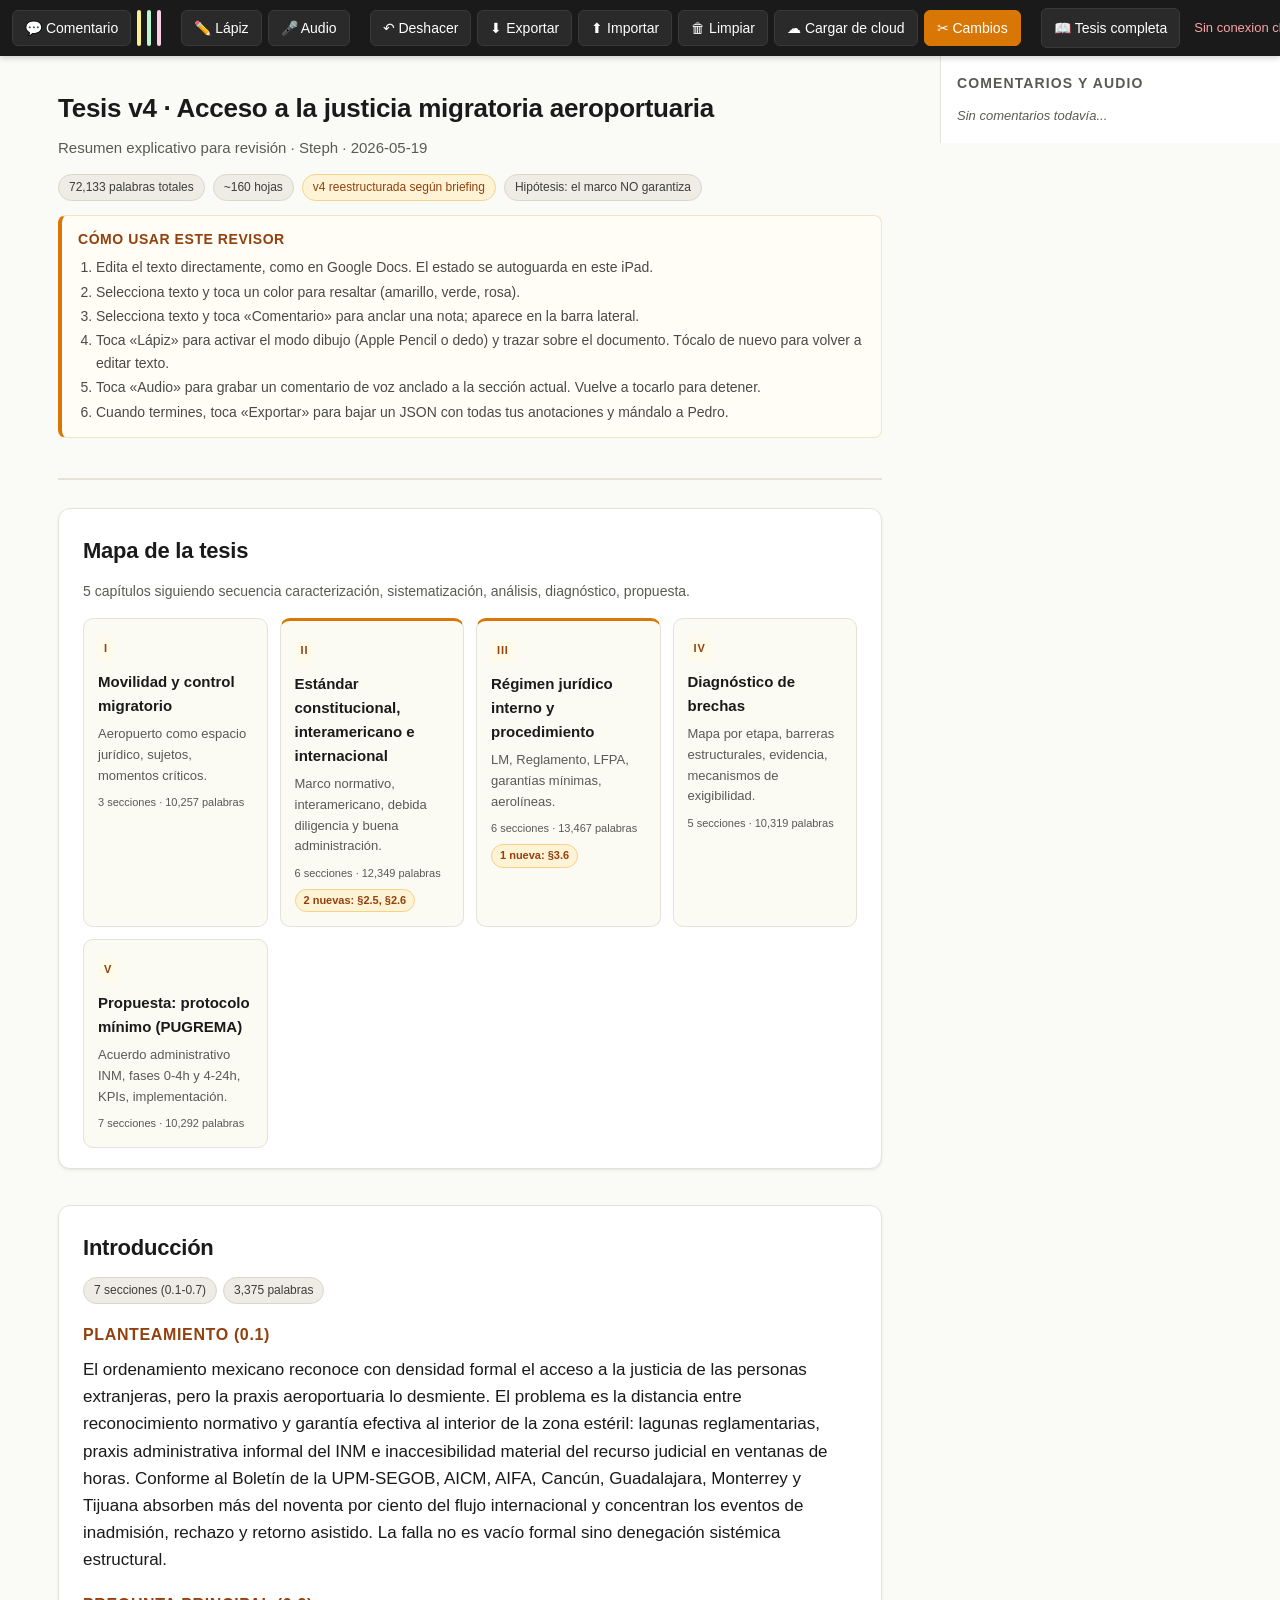
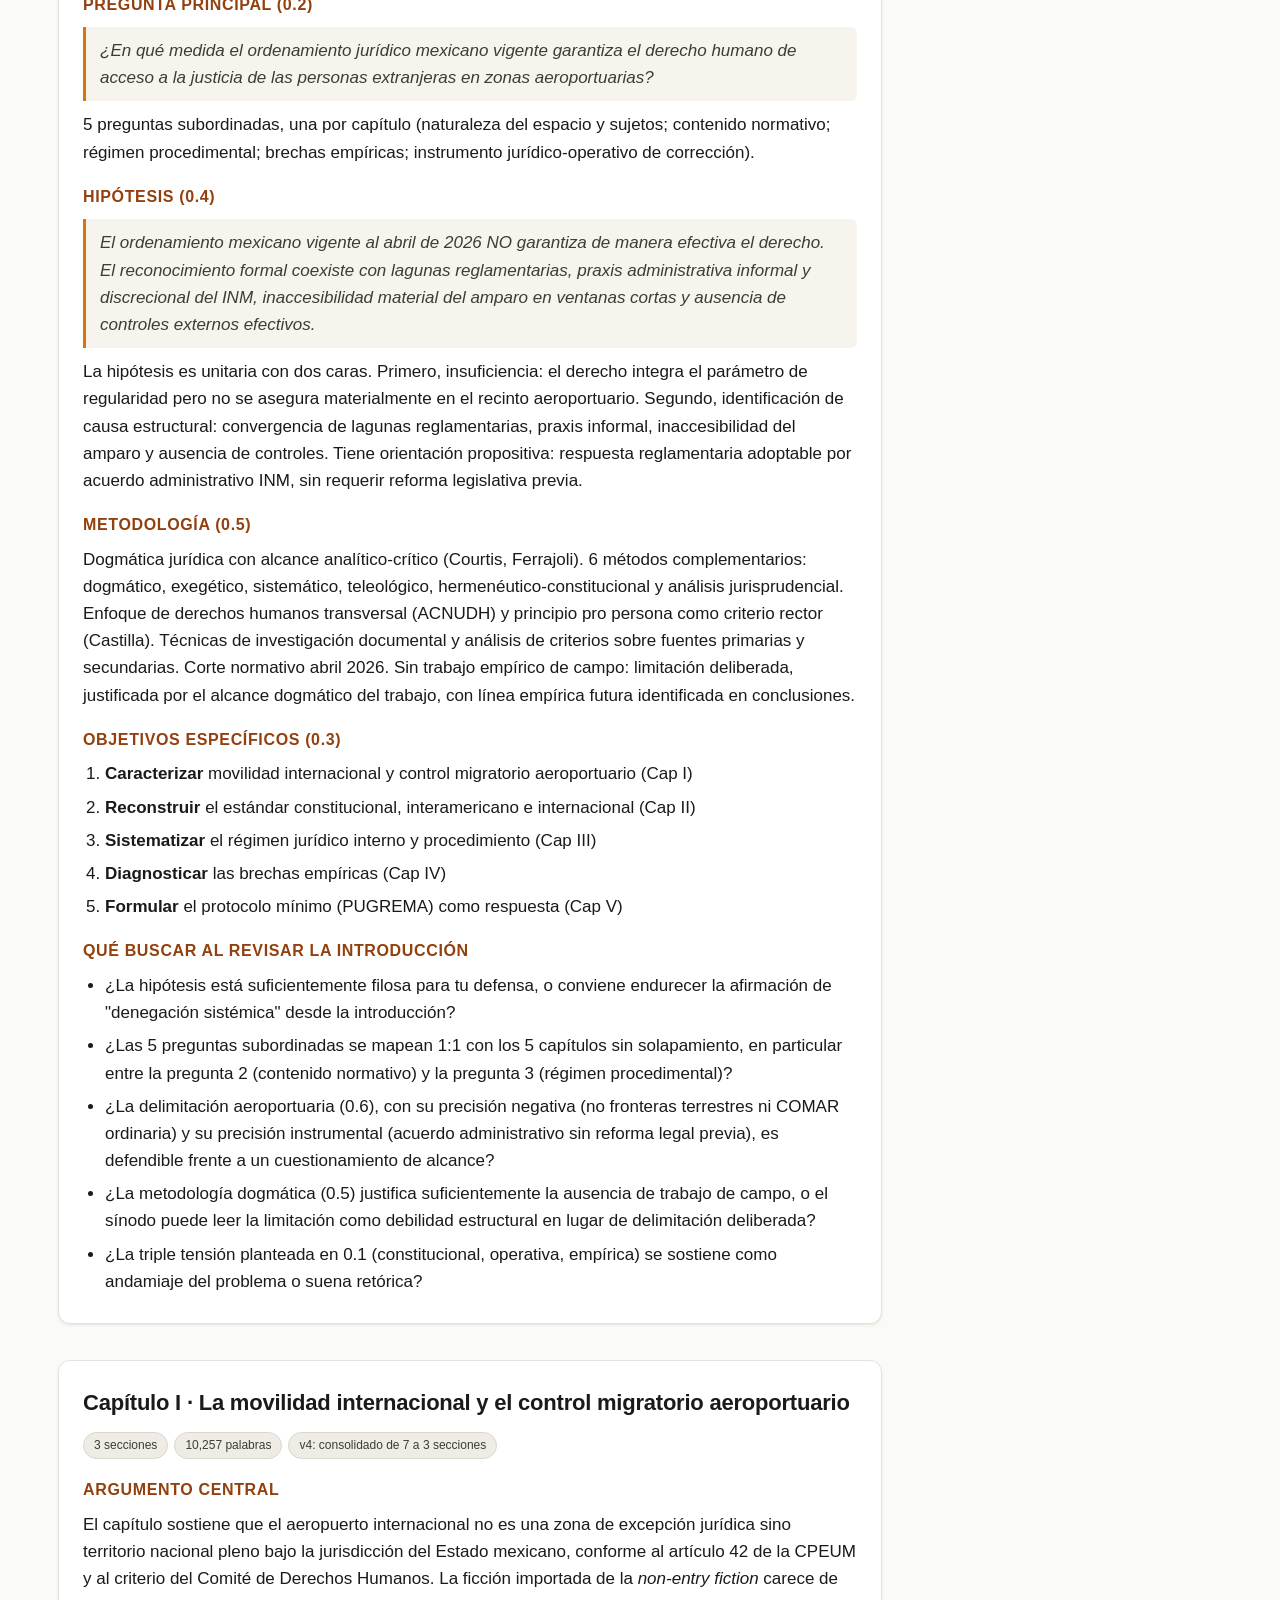
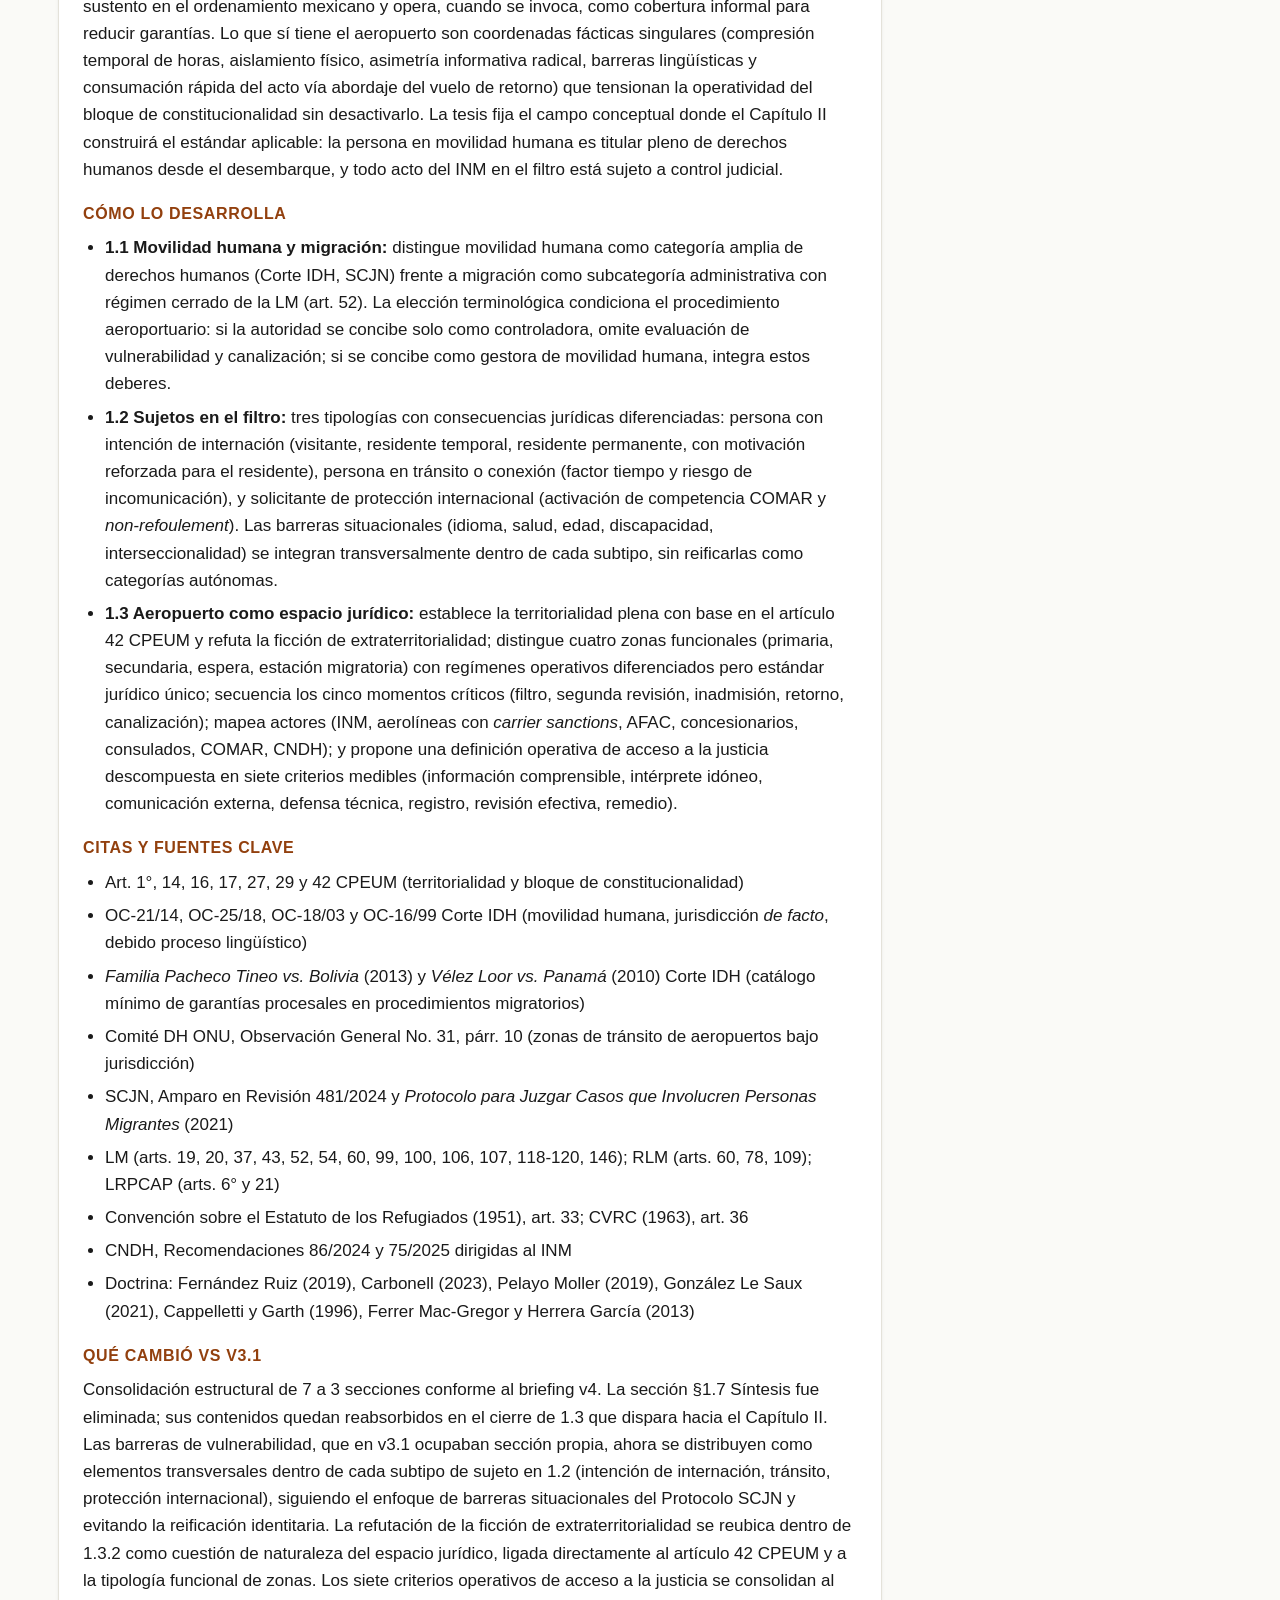
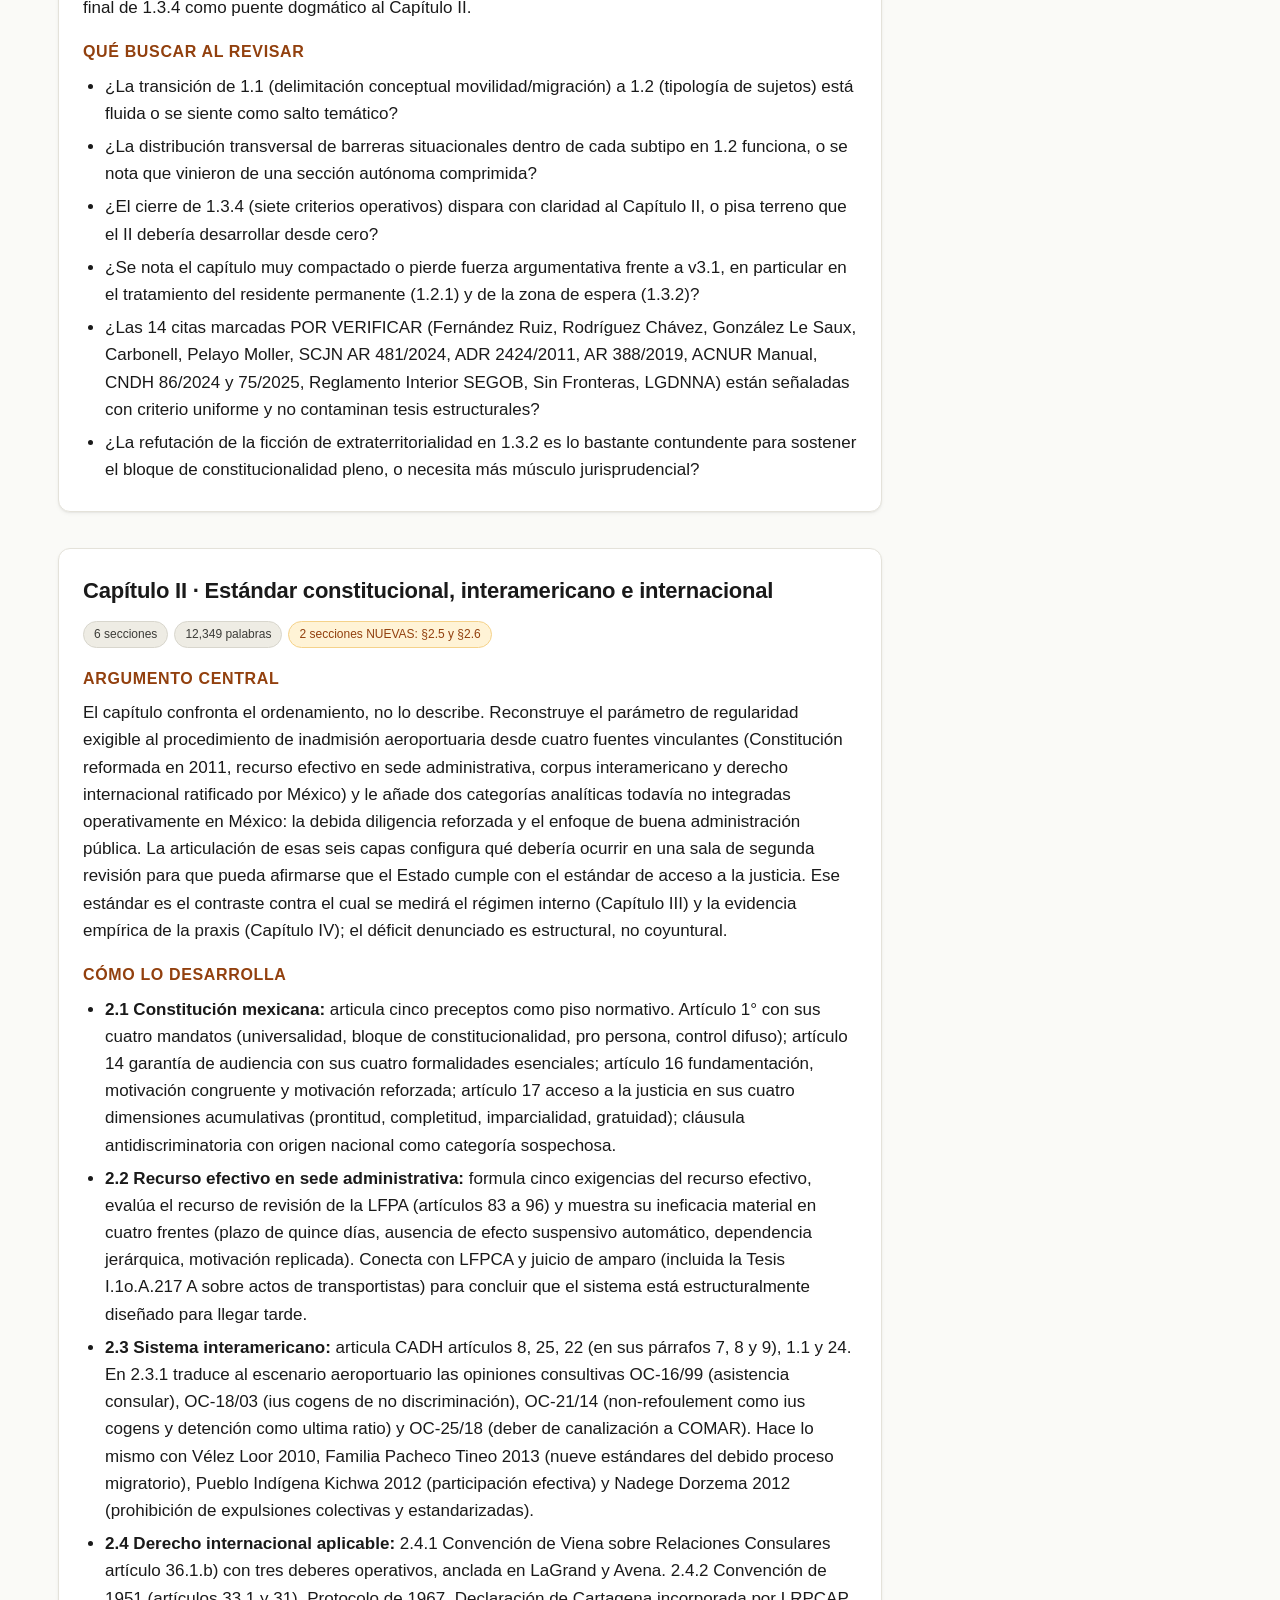
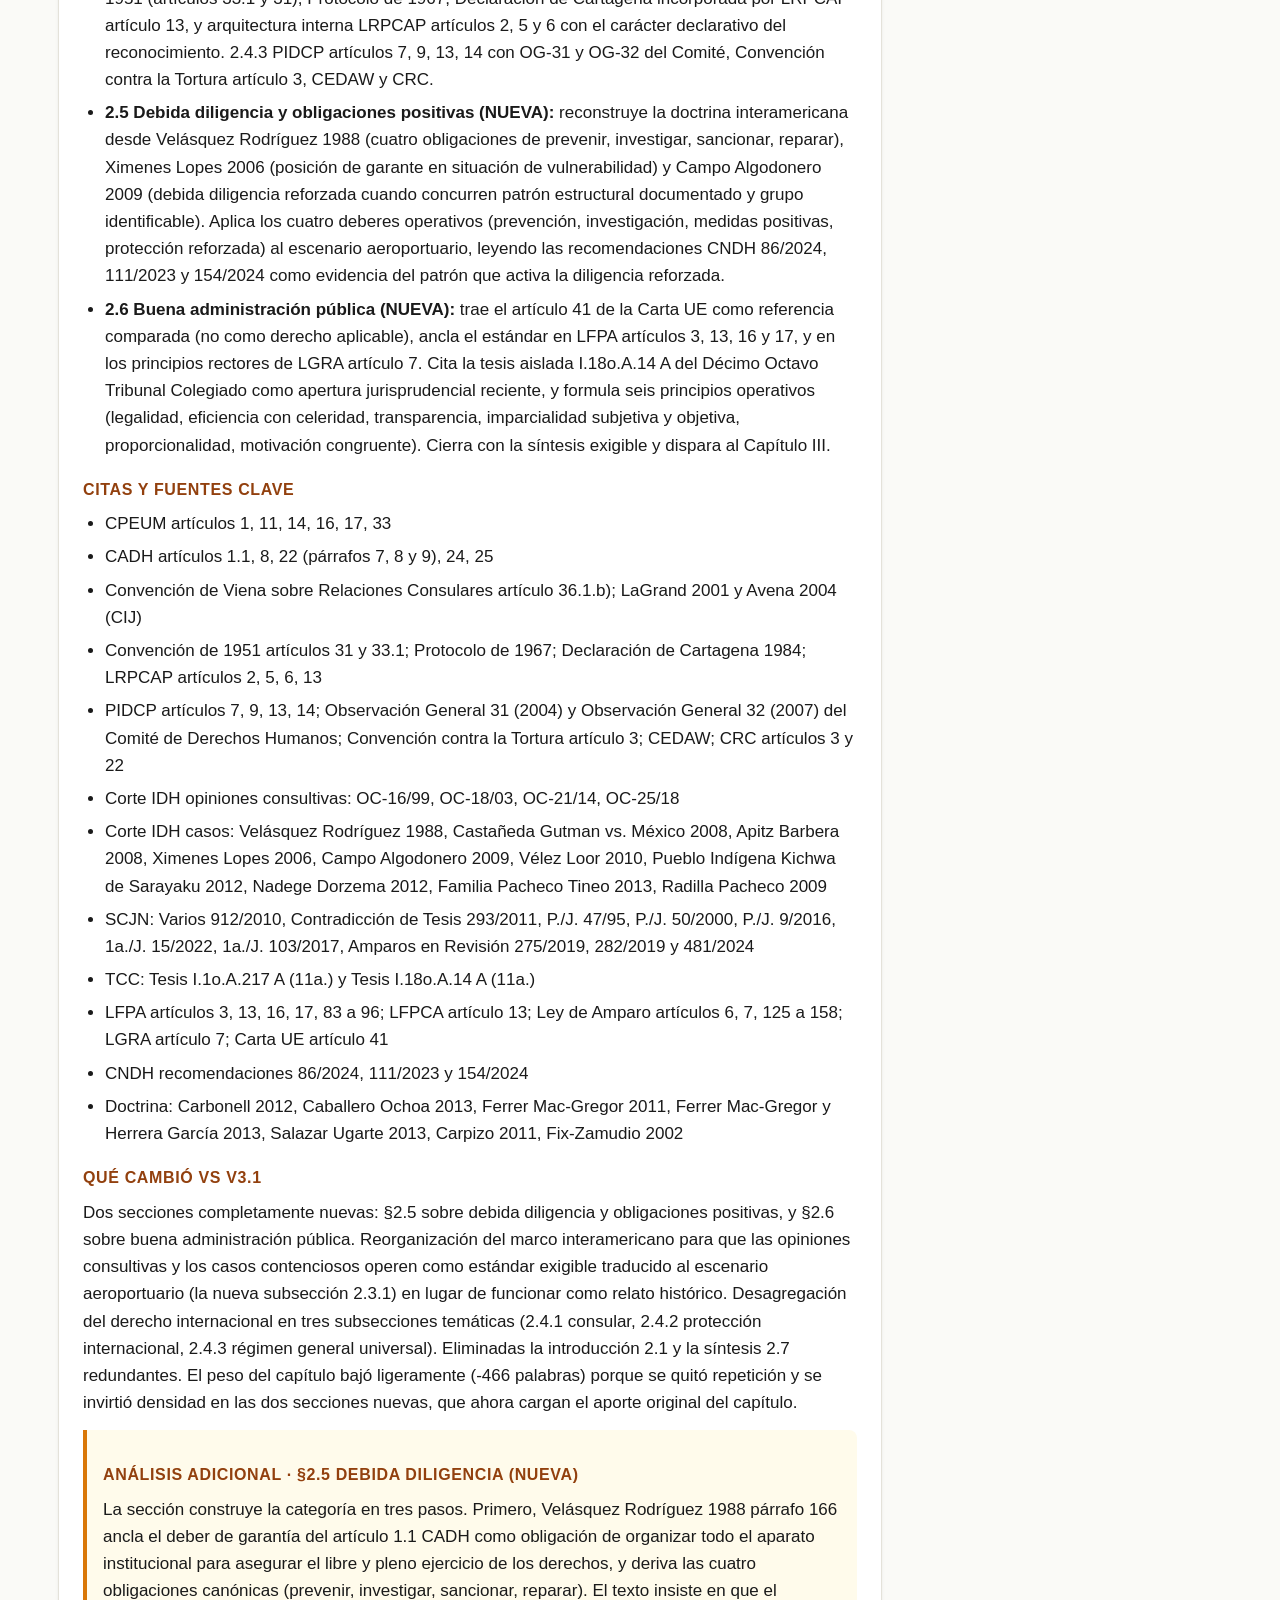
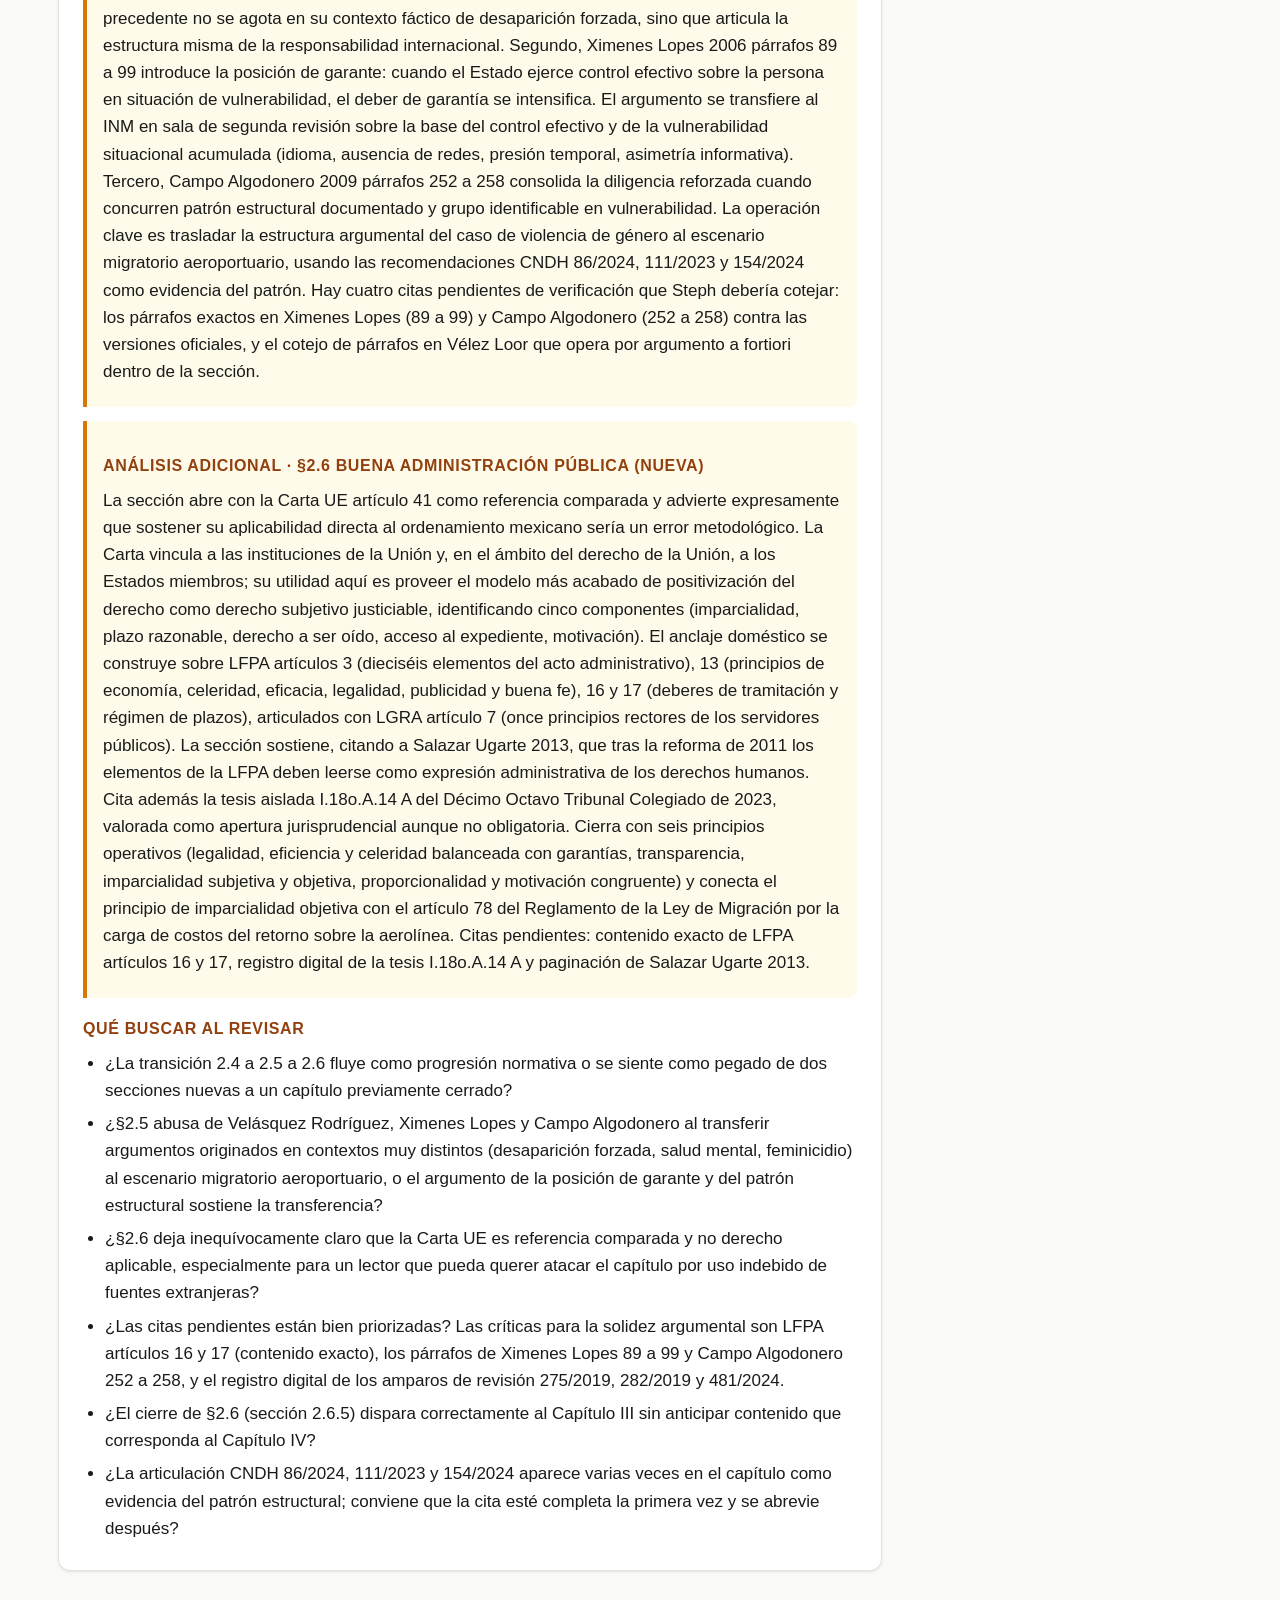
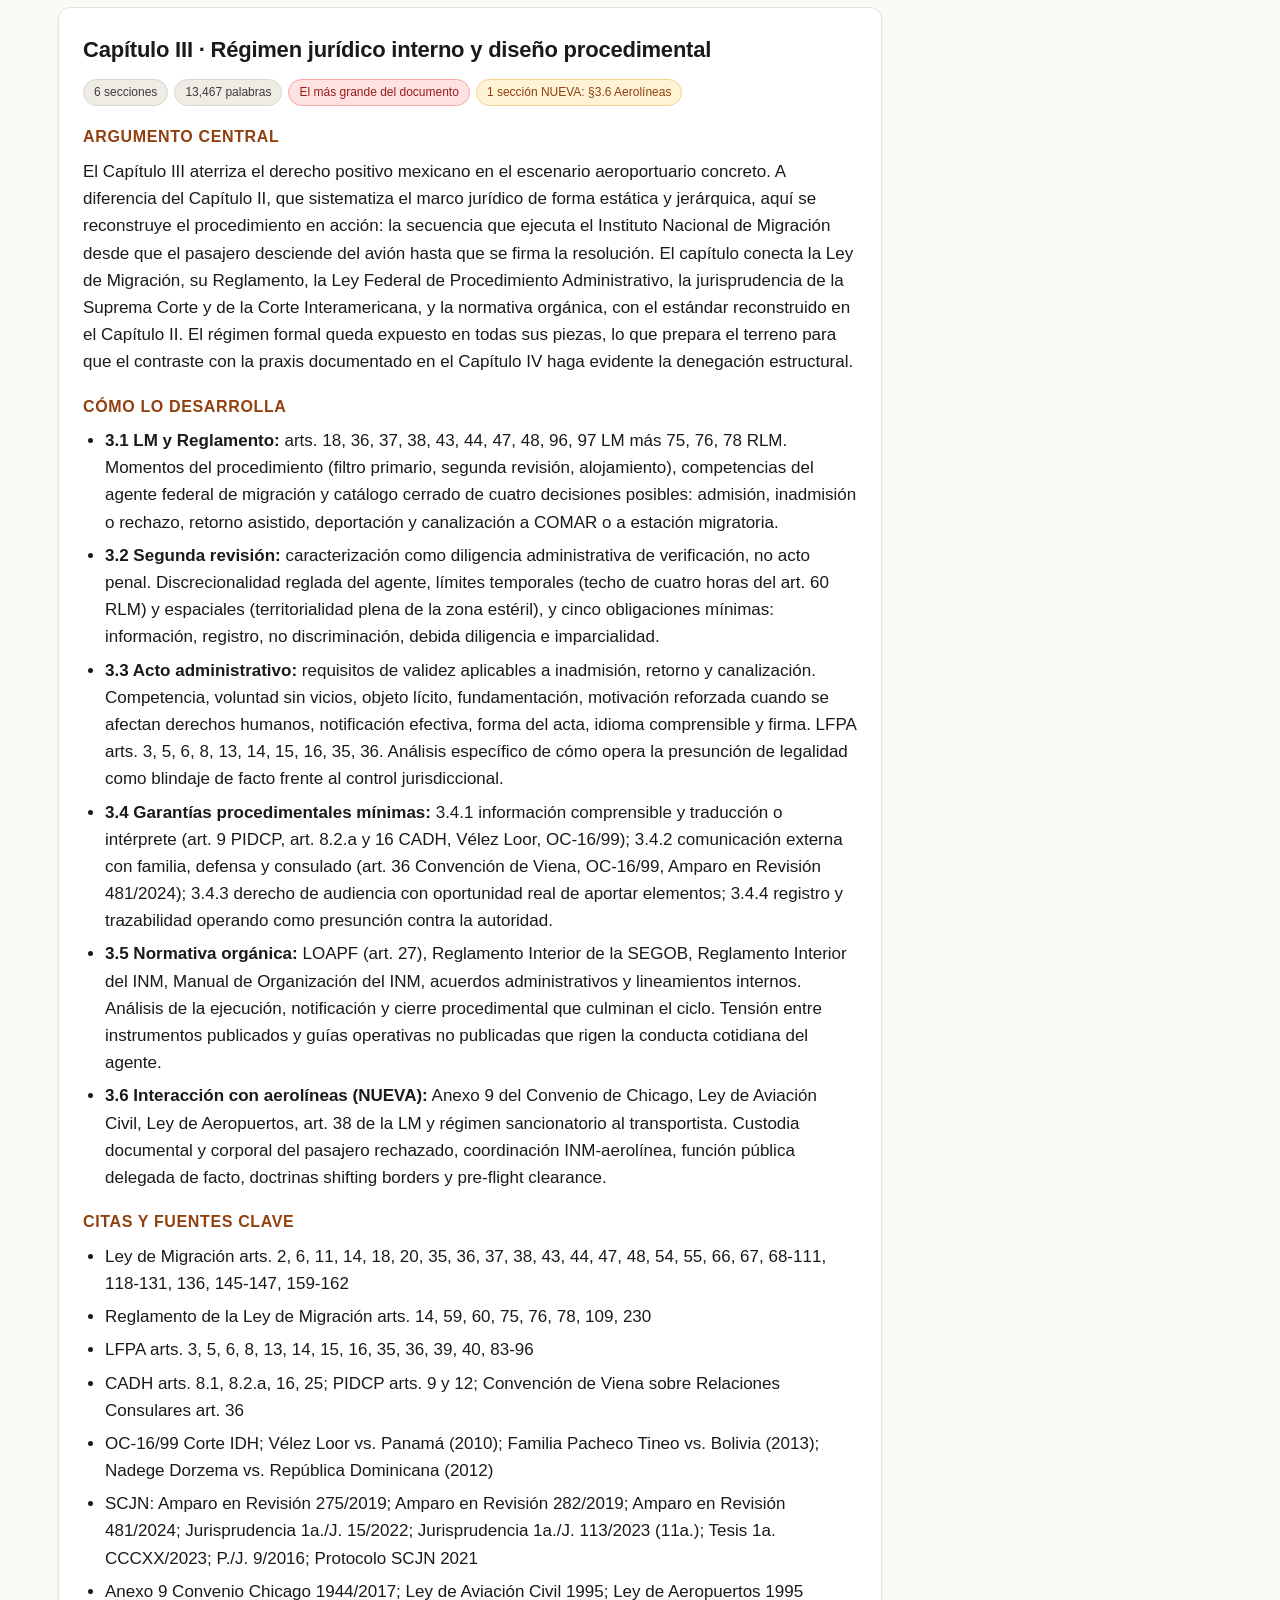
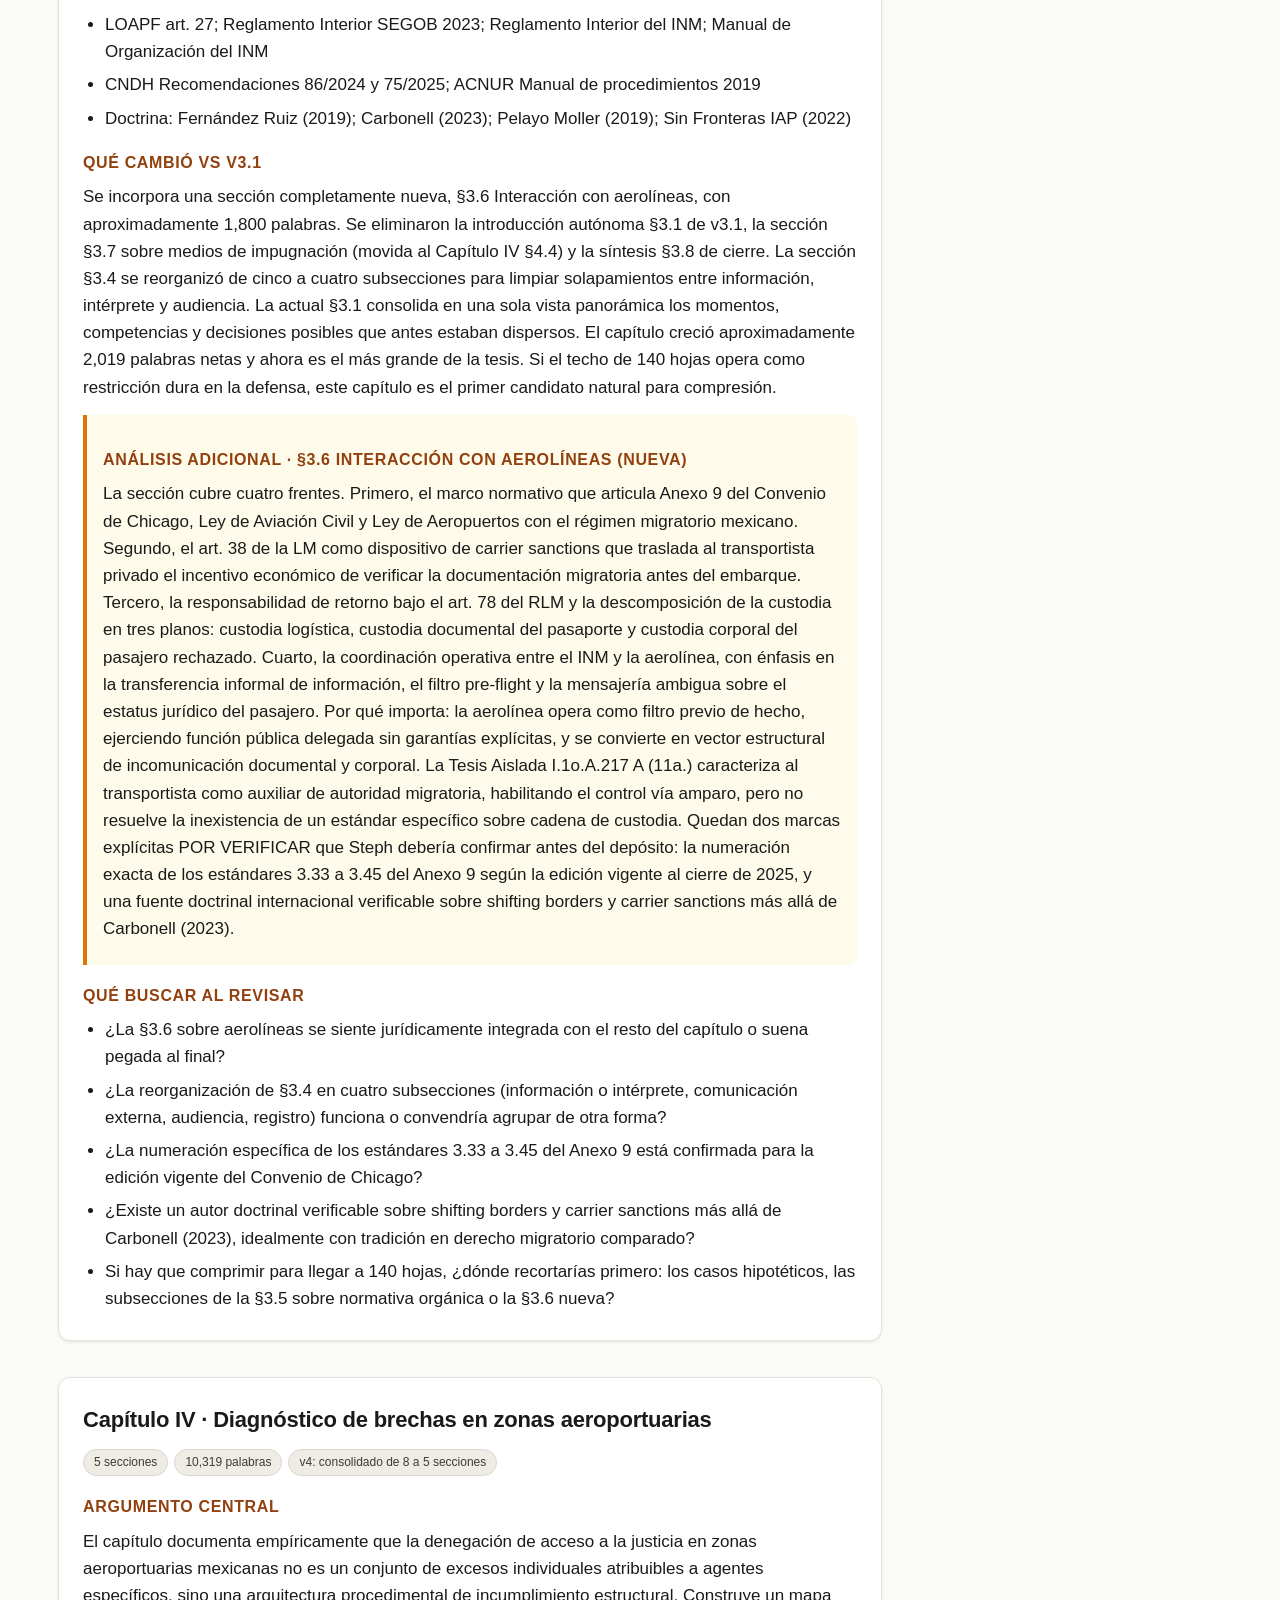
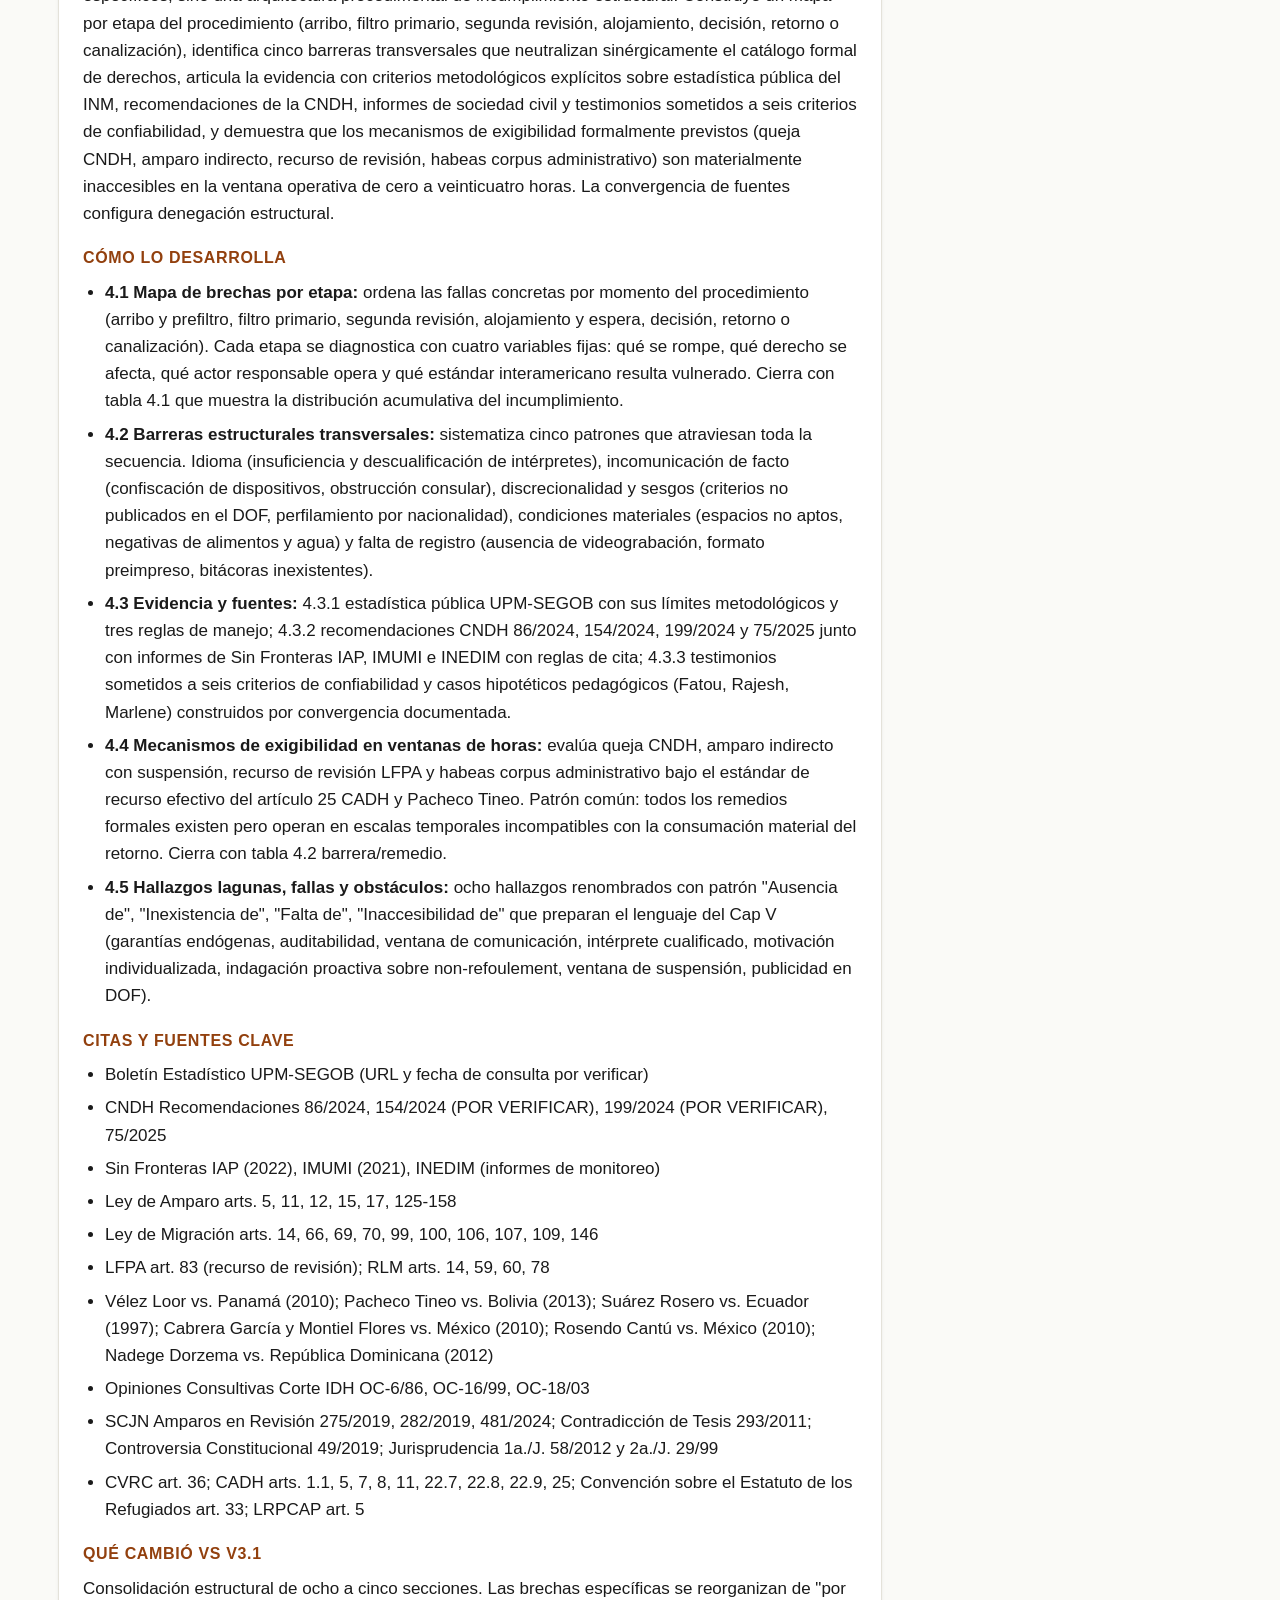
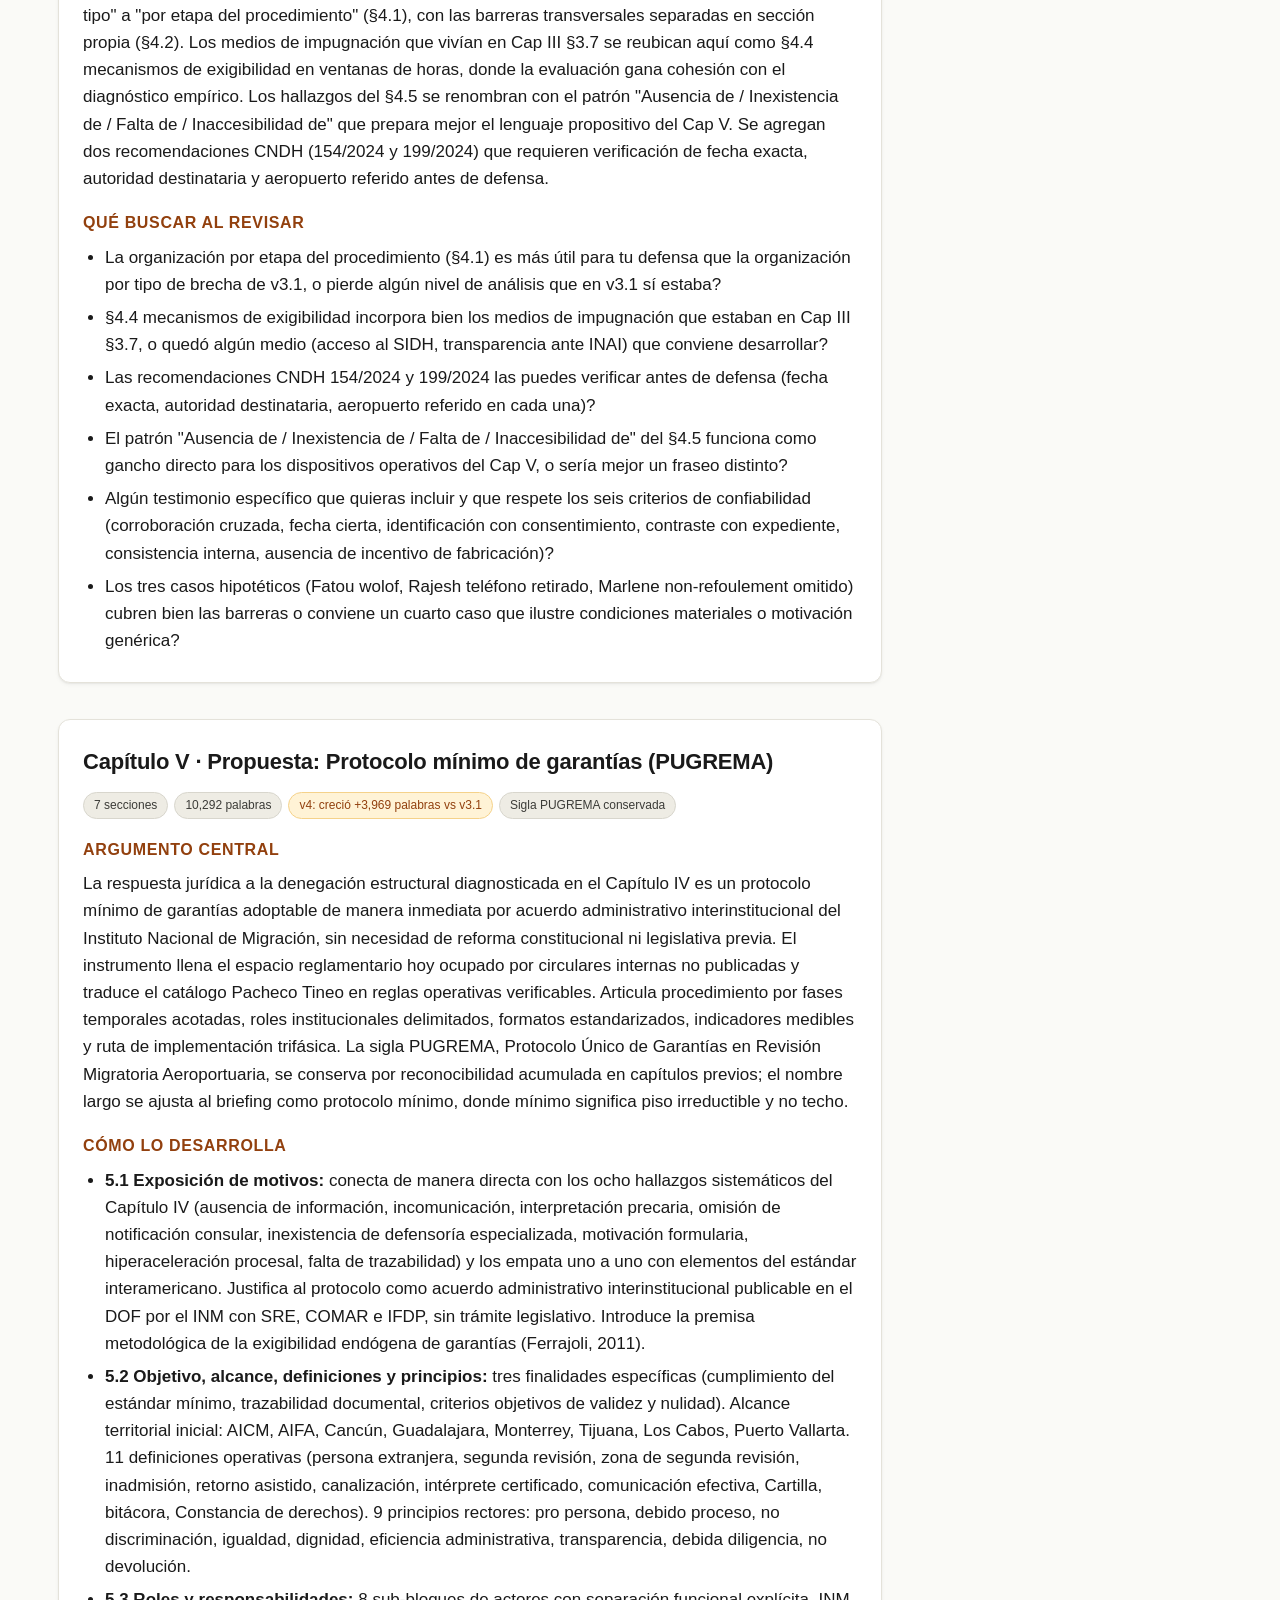
<file: index.html>
<!doctype html>
<html lang="es">
<head>
<meta charset="utf-8">
<meta name="viewport" content="width=device-width, initial-scale=1, viewport-fit=cover">
<title>Revisor &middot; Tesis v4 &middot; Acceso a la justicia migratoria aeroportuaria</title>
<style>

:root{
  --bg:#fafaf7;
  --surface:#ffffff;
  --ink:#1a1a1a;
  --muted:#5a5a55;
  --accent:#d97706;
  --accent-soft:#fffbeb;
  --accent-strong:#92400e;
  --blue:#2563eb;
  --blue-soft:#f5f8ff;
  --red:#dc2626;
  --line:#e4e2da;
  --hl-yellow:#fef08a;
  --hl-green:#bbf7d0;
  --hl-pink:#fbcfe8;
  --anchor:#fde68a;
  --shadow:0 2px 4px rgba(0,0,0,0.04), 0 1px 2px rgba(0,0,0,0.06);
}

*{box-sizing:border-box}
html,body{margin:0;padding:0}
body{
  font-family: -apple-system, BlinkMacSystemFont, "Segoe UI", Roboto, "Helvetica Neue", Arial, sans-serif;
  font-size: 17px;
  line-height: 1.6;
  color: var(--ink);
  background: var(--bg);
  -webkit-font-smoothing: antialiased;
  -webkit-text-size-adjust: 100%;
}

.toolbar{
  position: sticky;
  top: 0;
  left: 0;
  right: 0;
  height: 56px;
  background: #1a1a1a;
  color: #ffffff;
  display: flex;
  align-items: center;
  gap: 6px;
  padding: 0 12px;
  z-index: 1000;
  box-shadow: 0 2px 6px rgba(0,0,0,0.18);
  overflow-x: auto;
  white-space: nowrap;
}
.toolbar button{
  background: #2a2a2a;
  color: #ffffff;
  border: 1px solid #3a3a3a;
  border-radius: 6px;
  padding: 8px 12px;
  font-size: 14px;
  cursor: pointer;
  min-height: 36px;
  font-family: inherit;
  transition: background 120ms ease;
}
.toolbar button:hover{ background:#3a3a3a }
.toolbar button.active{ background: var(--accent); border-color: var(--accent) }
.toolbar a.tool-btn{
  background: #2a2a2a;
  color: #ffffff;
  border: 1px solid #3a3a3a;
  border-radius: 6px;
  padding: 8px 12px;
  font-size: 14px;
  cursor: pointer;
  min-height: 36px;
  font-family: inherit;
  text-decoration: none;
  display: inline-flex;
  align-items: center;
  gap: 4px;
  transition: background 120ms ease;
}
.toolbar a.tool-btn:hover{ background:#3a3a3a }
.toolbar .swatch{
  width: 28px; height: 28px; border-radius: 6px;
  border: 2px solid transparent; cursor: pointer; padding: 0;
}
.toolbar .swatch.hl-yellow{ background: var(--hl-yellow) }
.toolbar .swatch.hl-green{ background: var(--hl-green) }
.toolbar .swatch.hl-pink{ background: var(--hl-pink) }
.toolbar .swatch:hover{ border-color: #ffffff }
.toolbar .spacer{ flex: 0 0 8px }
.toolbar #status{
  margin-left: auto;
  font-size: 13px;
  color: #cfcfcf;
  padding: 0 8px;
}

.layout{
  display: grid;
  grid-template-columns: 1fr 340px;
  gap: 0;
  align-items: start;
}

main#doc-root{
  position: relative;
  max-width: 920px;
  margin: 0 auto;
  padding: 32px 48px 80px;
  background: var(--bg);
}

#ink-canvas{
  position: absolute;
  top: 0; left: 0;
  pointer-events: none;
  touch-action: none;
  z-index: 50;
}
body.pencil-mode #ink-canvas{ pointer-events: auto; touch-action: none }
body.pencil-mode main#doc-root{ touch-action: none }
body.pencil-mode #editable-content{ caret-color: transparent }

header.doc-header{
  border-bottom: 2px solid var(--line);
  padding-bottom: 16px;
  margin-bottom: 28px;
}
header.doc-header h1{
  font-size: 26px;
  margin: 0 0 6px;
  font-weight: 700;
  letter-spacing: -0.01em;
}
header.doc-header .subtitle{
  color: var(--muted);
  font-size: 15px;
  margin: 0 0 14px;
}
.doc-meta{
  display: flex;
  flex-wrap: wrap;
  gap: 8px;
  margin: 0 0 14px;
}
.badge{
  display: inline-block;
  background: #eeece4;
  color: #3c3c38;
  border: 1px solid #d8d6cd;
  border-radius: 999px;
  padding: 3px 10px;
  font-size: 12px;
  font-weight: 500;
}
.badge-new{
  background: #fff3d6;
  color: #92400e;
  border-color: #f5d28a;
}
.badge-new-inline{
  display: inline-block;
  background: #fff3d6;
  color: #92400e;
  border: 1px solid #f5d28a;
  border-radius: 999px;
  padding: 2px 8px;
  font-size: 11px;
  font-weight: 600;
  margin-top: 6px;
}
.badge-warn{
  background: #fee2e2;
  color: #991b1b;
  border-color: #fca5a5;
}

.instrucciones{
  background: #fffdf6;
  border: 1px solid #f0e5c5;
  border-left: 4px solid var(--accent);
  border-radius: 8px;
  padding: 12px 16px;
  margin: 0 0 24px;
  font-size: 14px;
  color: #4a4a44;
}
.instrucciones h3{
  margin: 0 0 6px;
  font-size: 14px;
  color: var(--accent-strong);
  text-transform: uppercase;
  letter-spacing: 0.04em;
}
.instrucciones ol{ margin: 6px 0 0 18px; padding: 0 }
.instrucciones li{ margin: 2px 0 }

#editable-content{
  outline: none;
  position: relative;
  z-index: 1;
}
#editable-content:focus{
  outline: none;
}

/* Contenido tesis */
section.mapa, section.intro-resumen, section.capitulo, section.conclusiones-resumen{
  margin: 0 0 36px;
  padding: 24px 24px 20px;
  background: var(--surface);
  border: 1px solid var(--line);
  border-radius: 12px;
  box-shadow: var(--shadow);
}
section h2{
  font-size: 22px;
  margin: 0 0 12px;
  font-weight: 700;
  color: var(--ink);
  letter-spacing: -0.01em;
}
section h3{
  font-size: 16px;
  margin: 18px 0 8px;
  font-weight: 600;
  color: var(--accent-strong);
  text-transform: uppercase;
  letter-spacing: 0.04em;
}
section p{ margin: 8px 0 }
section ul, section ol{ padding-left: 22px; margin: 8px 0 }
section li{ margin: 6px 0 }
section blockquote{
  margin: 10px 0;
  padding: 10px 14px;
  background: #f6f4ec;
  border-left: 3px solid var(--accent);
  font-style: italic;
  color: #3c3c38;
  border-radius: 0 6px 6px 0;
}
section .meta{
  display: flex;
  flex-wrap: wrap;
  gap: 6px;
  margin: 0 0 14px;
}

/* Mapa */
.mapa-intro{
  color: var(--muted);
  font-size: 14px;
  margin: 0 0 16px;
}
.mapa-grid{
  display: grid;
  grid-template-columns: repeat(auto-fit, minmax(180px, 1fr));
  gap: 12px;
}
.mapa-card{
  display: block;
  text-decoration: none;
  color: inherit;
  background: #fbfaf3;
  border: 1px solid var(--line);
  border-radius: 10px;
  padding: 14px;
  transition: transform 140ms ease, box-shadow 140ms ease, border-color 140ms ease;
  cursor: pointer;
}
.mapa-card:hover{
  transform: translateY(-2px);
  box-shadow: 0 6px 14px rgba(0,0,0,0.06);
  border-color: #c9c5b3;
}
.mapa-card.has-new{
  border-top: 3px solid var(--accent);
}
.mapa-card .card-num{
  display: inline-block;
  font-size: 11px;
  font-weight: 700;
  letter-spacing: 0.08em;
  color: var(--accent-strong);
  background: var(--accent-soft);
  border-radius: 4px;
  padding: 2px 6px;
  margin-bottom: 6px;
}
.mapa-card h3{
  font-size: 15px;
  margin: 4px 0 6px;
  text-transform: none;
  letter-spacing: 0;
  color: var(--ink);
}
.mapa-card p{
  font-size: 13px;
  color: var(--muted);
  margin: 0 0 8px;
}
.mapa-card .card-meta{
  display: block;
  font-size: 11px;
  color: var(--muted);
  margin-top: 4px;
}

/* Secciones nuevas resaltadas */
.seccion-nueva{
  background: var(--accent-soft);
  border-left: 4px solid var(--accent);
  padding: 14px 16px;
  border-radius: 0 8px 8px 0;
  margin: 14px 0;
}
.seccion-nueva h3{
  color: var(--accent-strong);
}

/* Anchors y highlights */
mark.h-yellow{ background: var(--hl-yellow); padding: 0 2px; border-radius: 2px }
mark.h-green{ background: var(--hl-green); padding: 0 2px; border-radius: 2px }
mark.h-pink{ background: var(--hl-pink); padding: 0 2px; border-radius: 2px }

.anchor-marker{
  background: var(--anchor);
  padding: 0 2px;
  box-shadow: 0 0 0 1px var(--accent);
  cursor: pointer;
  border-radius: 2px;
  transition: background 200ms ease, box-shadow 200ms ease;
}
.anchor-marker[data-active="1"]{
  background: #fcd34d;
  box-shadow: 0 0 0 2px var(--accent);
}

ins.user-ins{
  background: #d1fae5;
  color: #064e3b;
  text-decoration: none;
  padding: 0 1px;
  border-radius: 2px;
}
del.user-del{
  background: #fee2e2;
  color: #991b1b;
  text-decoration: line-through;
  padding: 0 1px;
  border-radius: 2px;
}

/* Sidebar */
aside.sidebar{
  position: sticky;
  top: 56px;
  max-height: calc(100vh - 56px);
  overflow-y: auto;
  background: var(--surface);
  border-left: 1px solid var(--line);
  padding: 16px;
}
aside.sidebar h2{
  font-size: 14px;
  text-transform: uppercase;
  letter-spacing: 0.08em;
  color: var(--muted);
  margin: 0 0 12px;
  font-weight: 600;
}
#comments-list{
  display: flex;
  flex-direction: column;
  gap: 10px;
}
.comment-card{
  background: #fffdf6;
  border-left: 3px solid var(--accent);
  border-radius: 0 6px 6px 0;
  padding: 10px 12px;
  font-size: 14px;
}
.comment-card.audio-card{
  background: var(--blue-soft);
  border-left-color: var(--blue);
}
.comment-card .card-head{
  display: flex;
  justify-content: space-between;
  align-items: baseline;
  gap: 8px;
  margin-bottom: 4px;
}
.comment-card .anchor-link{
  font-size: 11px;
  text-transform: uppercase;
  letter-spacing: 0.06em;
  color: var(--accent-strong);
  cursor: pointer;
  background: none;
  border: none;
  padding: 0;
  font-family: inherit;
}
.comment-card.audio-card .anchor-link{ color: var(--blue) }
.comment-card .anchor-link:hover{ text-decoration: underline }
.comment-card .delete{
  font-size: 12px;
  color: #999;
  background: none;
  border: none;
  cursor: pointer;
  padding: 2px 6px;
  border-radius: 4px;
}
.comment-card .delete:hover{
  color: var(--red);
  background: #fee2e2;
}
.comment-card .body{
  margin-top: 4px;
  color: #3c3c38;
  word-wrap: break-word;
}
.comment-card audio{
  width: 100%;
  margin-top: 6px;
  display: block;
}
.comment-card .ts{
  font-size: 11px;
  color: var(--muted);
  margin-top: 4px;
}
#empty-state{
  color: var(--muted);
  font-size: 13px;
  font-style: italic;
  margin: 0;
}

/* Ocultar cards cuando el anchor está fuera de viewport */
.comment-card.collapsed{ display: none; }

/* Anchor de audio */
.anchor-marker.audio-anchor {
  background: transparent;
  box-shadow: 0 0 0 2px #2563eb;
  border-radius: 3px;
  padding: 1px 4px;
}
.anchor-marker.audio-anchor:hover {
  background: rgba(37, 99, 235, 0.08);
}
.anchor-marker.audio-anchor::before { content: "🎙 "; font-size: 11px; }

/* Responsive */
@media (max-width: 900px){
  .layout{
    grid-template-columns: 1fr;
  }
  main#doc-root{
    padding: 20px 18px 60px;
  }
  aside.sidebar{
    position: relative;
    top: 0;
    max-height: none;
    border-left: none;
    border-top: 1px solid var(--line);
  }
}

@media (pointer: coarse){
  .toolbar button{
    min-height: 44px;
    min-width: 44px;
    padding: 10px 14px;
    font-size: 15px;
  }
  .toolbar .swatch{
    width: 36px;
    height: 36px;
  }
  .comment-card .delete{ padding: 6px 10px }
  .comment-card .anchor-link{ padding: 4px 0 }
}

@media print{
  .toolbar, aside.sidebar, #ink-canvas{ display: none !important }
  .layout{ grid-template-columns: 1fr }
  main#doc-root{ max-width: 100%; padding: 0 }
  section{ break-inside: avoid; box-shadow: none; border: 1px solid #ccc }
}

</style>
</head>
<body>

<div class="toolbar" id="toolbar">
  <button id="btn-comment" title="Agregar comentario sobre la selecci&oacute;n">&#128172; Comentario</button>
  <button class="swatch hl-yellow" id="hl-yellow" title="Resaltar amarillo"></button>
  <button class="swatch hl-green" id="hl-green" title="Resaltar verde"></button>
  <button class="swatch hl-pink" id="hl-pink" title="Resaltar rosa"></button>
  <span class="spacer"></span>
  <button id="btn-pencil" title="L&aacute;piz (Apple Pencil o dedo)">&#9999;&#65039; L&aacute;piz</button>
  <button id="btn-audio" title="Grabar comentario de audio">&#127908; Audio</button>
  <span class="spacer"></span>
  <button id="btn-undo" title="Deshacer">&#8630; Deshacer</button>
  <button id="btn-export" title="Exportar anotaciones a JSON">&#11015; Exportar</button>
  <button id="btn-import" title="Importar anotaciones desde JSON">&#11014; Importar</button>
  <button id="btn-clear" title="Limpiar todo">&#128465; Limpiar</button>
  <button class="tool-btn" id="btn-cloud-pull" title="Cargar anotaciones del cloud (sincronizacion con Steph)"><span class="ico">&#9729;</span> Cargar de cloud</button>
  <button class="tool-btn active" id="btn-track-changes" title="Marcar cambios al editar (verde=insert, rojo=delete)"><span class="ico">&#9986;</span> Cambios</button>
  <span class="spacer"></span>
  <a class="tool-btn" id="btn-full-thesis" href="revisor-tesis-v4-completa.html" target="_blank" rel="noopener" title="Abrir tesis completa interactiva en nueva pestaña"><span class="ico">&#128214;</span> Tesis completa</a>
  <input type="file" id="file-import" accept=".json" style="display:none">
  <span id="status">Listo</span>
</div>

<div class="layout">

  <main id="doc-root">
    <canvas id="ink-canvas"></canvas>

    <header class="doc-header">
      <h1>Tesis v4 &middot; Acceso a la justicia migratoria aeroportuaria</h1>
      <p class="subtitle">Resumen explicativo para revisi&oacute;n &middot; Steph &middot; 2026-05-19</p>
      <div class="doc-meta">
        <span class="badge">72,133 palabras totales</span>
        <span class="badge">~160 hojas</span>
        <span class="badge badge-new">v4 reestructurada seg&uacute;n briefing</span>
        <span class="badge">Hip&oacute;tesis: el marco NO garantiza</span>
      </div>
      <div class="instrucciones">
        <h3>C&oacute;mo usar este revisor</h3>
        <ol>
          <li>Edita el texto directamente, como en Google Docs. El estado se autoguarda en este iPad.</li>
          <li>Selecciona texto y toca un color para resaltar (amarillo, verde, rosa).</li>
          <li>Selecciona texto y toca &laquo;Comentario&raquo; para anclar una nota; aparece en la barra lateral.</li>
          <li>Toca &laquo;L&aacute;piz&raquo; para activar el modo dibujo (Apple Pencil o dedo) y trazar sobre el documento. T&oacute;calo de nuevo para volver a editar texto.</li>
          <li>Toca &laquo;Audio&raquo; para grabar un comentario de voz anclado a la secci&oacute;n actual. Vuelve a tocarlo para detener.</li>
          <li>Cuando termines, toca &laquo;Exportar&raquo; para bajar un JSON con todas tus anotaciones y m&aacute;ndalo a Pedro.</li>
        </ol>
      </div>
    </header>

    <div contenteditable="true" id="editable-content" spellcheck="false">
<!-- ============ mapa.html ============ -->
<section class="mapa">
  <h2>Mapa de la tesis</h2>
  <p class="mapa-intro">5 capítulos siguiendo secuencia caracterización, sistematización, análisis, diagnóstico, propuesta.</p>
  <div class="mapa-grid">
    <a class="mapa-card" href="#cap-1">
      <span class="card-num">I</span>
      <h3>Movilidad y control migratorio</h3>
      <p>Aeropuerto como espacio jurídico, sujetos, momentos críticos.</p>
      <span class="card-meta">3 secciones · 10,257 palabras</span>
    </a>
    <a class="mapa-card has-new" href="#cap-2">
      <span class="card-num">II</span>
      <h3>Estándar constitucional, interamericano e internacional</h3>
      <p>Marco normativo, interamericano, debida diligencia y buena administración.</p>
      <span class="card-meta">6 secciones · 12,349 palabras</span>
      <span class="badge-new-inline">2 nuevas: §2.5, §2.6</span>
    </a>
    <a class="mapa-card has-new" href="#cap-3">
      <span class="card-num">III</span>
      <h3>Régimen jurídico interno y procedimiento</h3>
      <p>LM, Reglamento, LFPA, garantías mínimas, aerolíneas.</p>
      <span class="card-meta">6 secciones · 13,467 palabras</span>
      <span class="badge-new-inline">1 nueva: §3.6</span>
    </a>
    <a class="mapa-card" href="#cap-4">
      <span class="card-num">IV</span>
      <h3>Diagnóstico de brechas</h3>
      <p>Mapa por etapa, barreras estructurales, evidencia, mecanismos de exigibilidad.</p>
      <span class="card-meta">5 secciones · 10,319 palabras</span>
    </a>
    <a class="mapa-card" href="#cap-5">
      <span class="card-num">V</span>
      <h3>Propuesta: protocolo mínimo (PUGREMA)</h3>
      <p>Acuerdo administrativo INM, fases 0-4h y 4-24h, KPIs, implementación.</p>
      <span class="card-meta">7 secciones · 10,292 palabras</span>
    </a>
  </div>
</section>


<!-- ============ introduccion.html ============ -->
<section class="intro-resumen" data-section-id="introduccion" id="introduccion">
  <h2>Introducción</h2>

  <div class="meta">
    <span class="badge">7 secciones (0.1-0.7)</span>
    <span class="badge">3,375 palabras</span>
  </div>

  <div class="problema">
    <h3>Planteamiento (0.1)</h3>
    <p>El ordenamiento mexicano reconoce con densidad formal el acceso a la justicia de las personas extranjeras, pero la praxis aeroportuaria lo desmiente. El problema es la distancia entre reconocimiento normativo y garantía efectiva al interior de la zona estéril: lagunas reglamentarias, praxis administrativa informal del INM e inaccesibilidad material del recurso judicial en ventanas de horas. Conforme al Boletín de la UPM-SEGOB, AICM, AIFA, Cancún, Guadalajara, Monterrey y Tijuana absorben más del noventa por ciento del flujo internacional y concentran los eventos de inadmisión, rechazo y retorno asistido. La falla no es vacío formal sino denegación sistémica estructural.</p>
  </div>

  <div class="preguntas">
    <h3>Pregunta principal (0.2)</h3>
    <blockquote>¿En qué medida el ordenamiento jurídico mexicano vigente garantiza el derecho humano de acceso a la justicia de las personas extranjeras en zonas aeroportuarias?</blockquote>
    <p class="sub">5 preguntas subordinadas, una por capítulo (naturaleza del espacio y sujetos; contenido normativo; régimen procedimental; brechas empíricas; instrumento jurídico-operativo de corrección).</p>
  </div>

  <div class="hipotesis">
    <h3>Hipótesis (0.4)</h3>
    <blockquote>El ordenamiento mexicano vigente al abril de 2026 NO garantiza de manera efectiva el derecho. El reconocimiento formal coexiste con lagunas reglamentarias, praxis administrativa informal y discrecional del INM, inaccesibilidad material del amparo en ventanas cortas y ausencia de controles externos efectivos.</blockquote>
    <p>La hipótesis es unitaria con dos caras. Primero, insuficiencia: el derecho integra el parámetro de regularidad pero no se asegura materialmente en el recinto aeroportuario. Segundo, identificación de causa estructural: convergencia de lagunas reglamentarias, praxis informal, inaccesibilidad del amparo y ausencia de controles. Tiene orientación propositiva: respuesta reglamentaria adoptable por acuerdo administrativo INM, sin requerir reforma legislativa previa.</p>
  </div>

  <div class="metodo">
    <h3>Metodología (0.5)</h3>
    <p>Dogmática jurídica con alcance analítico-crítico (Courtis, Ferrajoli). 6 métodos complementarios: dogmático, exegético, sistemático, teleológico, hermenéutico-constitucional y análisis jurisprudencial. Enfoque de derechos humanos transversal (ACNUDH) y principio pro persona como criterio rector (Castilla). Técnicas de investigación documental y análisis de criterios sobre fuentes primarias y secundarias. Corte normativo abril 2026. Sin trabajo empírico de campo: limitación deliberada, justificada por el alcance dogmático del trabajo, con línea empírica futura identificada en conclusiones.</p>
  </div>

  <div class="objetivos">
    <h3>Objetivos específicos (0.3)</h3>
    <ol>
      <li><strong>Caracterizar</strong> movilidad internacional y control migratorio aeroportuario (Cap I)</li>
      <li><strong>Reconstruir</strong> el estándar constitucional, interamericano e internacional (Cap II)</li>
      <li><strong>Sistematizar</strong> el régimen jurídico interno y procedimiento (Cap III)</li>
      <li><strong>Diagnosticar</strong> las brechas empíricas (Cap IV)</li>
      <li><strong>Formular</strong> el protocolo mínimo (PUGREMA) como respuesta (Cap V)</li>
    </ol>
  </div>

  <div class="revisar">
    <h3>Qué buscar al revisar la introducción</h3>
    <ul>
      <li>¿La hipótesis está suficientemente filosa para tu defensa, o conviene endurecer la afirmación de "denegación sistémica" desde la introducción?</li>
      <li>¿Las 5 preguntas subordinadas se mapean 1:1 con los 5 capítulos sin solapamiento, en particular entre la pregunta 2 (contenido normativo) y la pregunta 3 (régimen procedimental)?</li>
      <li>¿La delimitación aeroportuaria (0.6), con su precisión negativa (no fronteras terrestres ni COMAR ordinaria) y su precisión instrumental (acuerdo administrativo sin reforma legal previa), es defendible frente a un cuestionamiento de alcance?</li>
      <li>¿La metodología dogmática (0.5) justifica suficientemente la ausencia de trabajo de campo, o el sínodo puede leer la limitación como debilidad estructural en lugar de delimitación deliberada?</li>
      <li>¿La triple tensión planteada en 0.1 (constitucional, operativa, empírica) se sostiene como andamiaje del problema o suena retórica?</li>
    </ul>
  </div>
</section>


<!-- ============ cap-1.html ============ -->
<section class="capitulo" data-section-id="cap-1" id="cap-1">
  <h2>Capítulo I · La movilidad internacional y el control migratorio aeroportuario</h2>

  <div class="meta">
    <span class="badge">3 secciones</span>
    <span class="badge">10,257 palabras</span>
    <span class="badge">v4: consolidado de 7 a 3 secciones</span>
  </div>

  <div class="argumento">
    <h3>Argumento central</h3>
    <p>El capítulo sostiene que el aeropuerto internacional no es una zona de excepción jurídica sino territorio nacional pleno bajo la jurisdicción del Estado mexicano, conforme al artículo 42 de la CPEUM y al criterio del Comité de Derechos Humanos. La ficción importada de la <em>non-entry fiction</em> carece de sustento en el ordenamiento mexicano y opera, cuando se invoca, como cobertura informal para reducir garantías. Lo que sí tiene el aeropuerto son coordenadas fácticas singulares (compresión temporal de horas, aislamiento físico, asimetría informativa radical, barreras lingüísticas y consumación rápida del acto vía abordaje del vuelo de retorno) que tensionan la operatividad del bloque de constitucionalidad sin desactivarlo. La tesis fija el campo conceptual donde el Capítulo II construirá el estándar aplicable: la persona en movilidad humana es titular pleno de derechos humanos desde el desembarque, y todo acto del INM en el filtro está sujeto a control judicial.</p>
  </div>

  <div class="desarrollo">
    <h3>Cómo lo desarrolla</h3>
    <ul>
      <li><strong>1.1 Movilidad humana y migración:</strong> distingue movilidad humana como categoría amplia de derechos humanos (Corte IDH, SCJN) frente a migración como subcategoría administrativa con régimen cerrado de la LM (art. 52). La elección terminológica condiciona el procedimiento aeroportuario: si la autoridad se concibe solo como controladora, omite evaluación de vulnerabilidad y canalización; si se concibe como gestora de movilidad humana, integra estos deberes.</li>
      <li><strong>1.2 Sujetos en el filtro:</strong> tres tipologías con consecuencias jurídicas diferenciadas: persona con intención de internación (visitante, residente temporal, residente permanente, con motivación reforzada para el residente), persona en tránsito o conexión (factor tiempo y riesgo de incomunicación), y solicitante de protección internacional (activación de competencia COMAR y <em>non-refoulement</em>). Las barreras situacionales (idioma, salud, edad, discapacidad, interseccionalidad) se integran transversalmente dentro de cada subtipo, sin reificarlas como categorías autónomas.</li>
      <li><strong>1.3 Aeropuerto como espacio jurídico:</strong> establece la territorialidad plena con base en el artículo 42 CPEUM y refuta la ficción de extraterritorialidad; distingue cuatro zonas funcionales (primaria, secundaria, espera, estación migratoria) con regímenes operativos diferenciados pero estándar jurídico único; secuencia los cinco momentos críticos (filtro, segunda revisión, inadmisión, retorno, canalización); mapea actores (INM, aerolíneas con <em>carrier sanctions</em>, AFAC, concesionarios, consulados, COMAR, CNDH); y propone una definición operativa de acceso a la justicia descompuesta en siete criterios medibles (información comprensible, intérprete idóneo, comunicación externa, defensa técnica, registro, revisión efectiva, remedio).</li>
    </ul>
  </div>

  <div class="fuentes">
    <h3>Citas y fuentes clave</h3>
    <ul>
      <li>Art. 1°, 14, 16, 17, 27, 29 y 42 CPEUM (territorialidad y bloque de constitucionalidad)</li>
      <li>OC-21/14, OC-25/18, OC-18/03 y OC-16/99 Corte IDH (movilidad humana, jurisdicción <em>de facto</em>, debido proceso lingüístico)</li>
      <li><em>Familia Pacheco Tineo vs. Bolivia</em> (2013) y <em>Vélez Loor vs. Panamá</em> (2010) Corte IDH (catálogo mínimo de garantías procesales en procedimientos migratorios)</li>
      <li>Comité DH ONU, Observación General No. 31, párr. 10 (zonas de tránsito de aeropuertos bajo jurisdicción)</li>
      <li>SCJN, Amparo en Revisión 481/2024 y <em>Protocolo para Juzgar Casos que Involucren Personas Migrantes</em> (2021)</li>
      <li>LM (arts. 19, 20, 37, 43, 52, 54, 60, 99, 100, 106, 107, 118-120, 146); RLM (arts. 60, 78, 109); LRPCAP (arts. 6° y 21)</li>
      <li>Convención sobre el Estatuto de los Refugiados (1951), art. 33; CVRC (1963), art. 36</li>
      <li>CNDH, Recomendaciones 86/2024 y 75/2025 dirigidas al INM</li>
      <li>Doctrina: Fernández Ruiz (2019), Carbonell (2023), Pelayo Moller (2019), González Le Saux (2021), Cappelletti y Garth (1996), Ferrer Mac-Gregor y Herrera García (2013)</li>
    </ul>
  </div>

  <div class="cambios">
    <h3>Qué cambió vs v3.1</h3>
    <p>Consolidación estructural de 7 a 3 secciones conforme al briefing v4. La sección §1.7 Síntesis fue eliminada; sus contenidos quedan reabsorbidos en el cierre de 1.3 que dispara hacia el Capítulo II. Las barreras de vulnerabilidad, que en v3.1 ocupaban sección propia, ahora se distribuyen como elementos transversales dentro de cada subtipo de sujeto en 1.2 (intención de internación, tránsito, protección internacional), siguiendo el enfoque de barreras situacionales del Protocolo SCJN y evitando la reificación identitaria. La refutación de la ficción de extraterritorialidad se reubica dentro de 1.3.2 como cuestión de naturaleza del espacio jurídico, ligada directamente al artículo 42 CPEUM y a la tipología funcional de zonas. Los siete criterios operativos de acceso a la justicia se consolidan al final de 1.3.4 como puente dogmático al Capítulo II.</p>
  </div>

  <div class="revisar">
    <h3>Qué buscar al revisar</h3>
    <ul>
      <li>¿La transición de 1.1 (delimitación conceptual movilidad/migración) a 1.2 (tipología de sujetos) está fluida o se siente como salto temático?</li>
      <li>¿La distribución transversal de barreras situacionales dentro de cada subtipo en 1.2 funciona, o se nota que vinieron de una sección autónoma comprimida?</li>
      <li>¿El cierre de 1.3.4 (siete criterios operativos) dispara con claridad al Capítulo II, o pisa terreno que el II debería desarrollar desde cero?</li>
      <li>¿Se nota el capítulo muy compactado o pierde fuerza argumentativa frente a v3.1, en particular en el tratamiento del residente permanente (1.2.1) y de la zona de espera (1.3.2)?</li>
      <li>¿Las 14 citas marcadas POR VERIFICAR (Fernández Ruiz, Rodríguez Chávez, González Le Saux, Carbonell, Pelayo Moller, SCJN AR 481/2024, ADR 2424/2011, AR 388/2019, ACNUR Manual, CNDH 86/2024 y 75/2025, Reglamento Interior SEGOB, Sin Fronteras, LGDNNA) están señaladas con criterio uniforme y no contaminan tesis estructurales?</li>
      <li>¿La refutación de la ficción de extraterritorialidad en 1.3.2 es lo bastante contundente para sostener el bloque de constitucionalidad pleno, o necesita más músculo jurisprudencial?</li>
    </ul>
  </div>
</section>


<!-- ============ cap-2.html ============ -->
<section class="capitulo" data-section-id="cap-2" id="cap-2">
  <h2>Capítulo II · Estándar constitucional, interamericano e internacional</h2>

  <div class="meta">
    <span class="badge">6 secciones</span>
    <span class="badge">12,349 palabras</span>
    <span class="badge badge-new">2 secciones NUEVAS: §2.5 y §2.6</span>
  </div>

  <div class="argumento">
    <h3>Argumento central</h3>
    <p>El capítulo confronta el ordenamiento, no lo describe. Reconstruye el parámetro de regularidad exigible al procedimiento de inadmisión aeroportuaria desde cuatro fuentes vinculantes (Constitución reformada en 2011, recurso efectivo en sede administrativa, corpus interamericano y derecho internacional ratificado por México) y le añade dos categorías analíticas todavía no integradas operativamente en México: la debida diligencia reforzada y el enfoque de buena administración pública. La articulación de esas seis capas configura qué debería ocurrir en una sala de segunda revisión para que pueda afirmarse que el Estado cumple con el estándar de acceso a la justicia. Ese estándar es el contraste contra el cual se medirá el régimen interno (Capítulo III) y la evidencia empírica de la praxis (Capítulo IV); el déficit denunciado es estructural, no coyuntural.</p>
  </div>

  <div class="desarrollo">
    <h3>Cómo lo desarrolla</h3>
    <ul>
      <li><strong>2.1 Constitución mexicana:</strong> articula cinco preceptos como piso normativo. Artículo 1° con sus cuatro mandatos (universalidad, bloque de constitucionalidad, pro persona, control difuso); artículo 14 garantía de audiencia con sus cuatro formalidades esenciales; artículo 16 fundamentación, motivación congruente y motivación reforzada; artículo 17 acceso a la justicia en sus cuatro dimensiones acumulativas (prontitud, completitud, imparcialidad, gratuidad); cláusula antidiscriminatoria con origen nacional como categoría sospechosa.</li>
      <li><strong>2.2 Recurso efectivo en sede administrativa:</strong> formula cinco exigencias del recurso efectivo, evalúa el recurso de revisión de la LFPA (artículos 83 a 96) y muestra su ineficacia material en cuatro frentes (plazo de quince días, ausencia de efecto suspensivo automático, dependencia jerárquica, motivación replicada). Conecta con LFPCA y juicio de amparo (incluida la Tesis I.1o.A.217 A sobre actos de transportistas) para concluir que el sistema está estructuralmente diseñado para llegar tarde.</li>
      <li><strong>2.3 Sistema interamericano:</strong> articula CADH artículos 8, 25, 22 (en sus párrafos 7, 8 y 9), 1.1 y 24. En 2.3.1 traduce al escenario aeroportuario las opiniones consultivas OC-16/99 (asistencia consular), OC-18/03 (ius cogens de no discriminación), OC-21/14 (non-refoulement como ius cogens y detención como ultima ratio) y OC-25/18 (deber de canalización a COMAR). Hace lo mismo con Vélez Loor 2010, Familia Pacheco Tineo 2013 (nueve estándares del debido proceso migratorio), Pueblo Indígena Kichwa 2012 (participación efectiva) y Nadege Dorzema 2012 (prohibición de expulsiones colectivas y estandarizadas).</li>
      <li><strong>2.4 Derecho internacional aplicable:</strong> 2.4.1 Convención de Viena sobre Relaciones Consulares artículo 36.1.b) con tres deberes operativos, anclada en LaGrand y Avena. 2.4.2 Convención de 1951 (artículos 33.1 y 31), Protocolo de 1967, Declaración de Cartagena incorporada por LRPCAP artículo 13, y arquitectura interna LRPCAP artículos 2, 5 y 6 con el carácter declarativo del reconocimiento. 2.4.3 PIDCP artículos 7, 9, 13, 14 con OG-31 y OG-32 del Comité, Convención contra la Tortura artículo 3, CEDAW y CRC.</li>
      <li><strong>2.5 Debida diligencia y obligaciones positivas (NUEVA):</strong> reconstruye la doctrina interamericana desde Velásquez Rodríguez 1988 (cuatro obligaciones de prevenir, investigar, sancionar, reparar), Ximenes Lopes 2006 (posición de garante en situación de vulnerabilidad) y Campo Algodonero 2009 (debida diligencia reforzada cuando concurren patrón estructural documentado y grupo identificable). Aplica los cuatro deberes operativos (prevención, investigación, medidas positivas, protección reforzada) al escenario aeroportuario, leyendo las recomendaciones CNDH 86/2024, 111/2023 y 154/2024 como evidencia del patrón que activa la diligencia reforzada.</li>
      <li><strong>2.6 Buena administración pública (NUEVA):</strong> trae el artículo 41 de la Carta UE como referencia comparada (no como derecho aplicable), ancla el estándar en LFPA artículos 3, 13, 16 y 17, y en los principios rectores de LGRA artículo 7. Cita la tesis aislada I.18o.A.14 A del Décimo Octavo Tribunal Colegiado como apertura jurisprudencial reciente, y formula seis principios operativos (legalidad, eficiencia con celeridad, transparencia, imparcialidad subjetiva y objetiva, proporcionalidad, motivación congruente). Cierra con la síntesis exigible y dispara al Capítulo III.</li>
    </ul>
  </div>

  <div class="fuentes">
    <h3>Citas y fuentes clave</h3>
    <ul>
      <li>CPEUM artículos 1, 11, 14, 16, 17, 33</li>
      <li>CADH artículos 1.1, 8, 22 (párrafos 7, 8 y 9), 24, 25</li>
      <li>Convención de Viena sobre Relaciones Consulares artículo 36.1.b); LaGrand 2001 y Avena 2004 (CIJ)</li>
      <li>Convención de 1951 artículos 31 y 33.1; Protocolo de 1967; Declaración de Cartagena 1984; LRPCAP artículos 2, 5, 6, 13</li>
      <li>PIDCP artículos 7, 9, 13, 14; Observación General 31 (2004) y Observación General 32 (2007) del Comité de Derechos Humanos; Convención contra la Tortura artículo 3; CEDAW; CRC artículos 3 y 22</li>
      <li>Corte IDH opiniones consultivas: OC-16/99, OC-18/03, OC-21/14, OC-25/18</li>
      <li>Corte IDH casos: Velásquez Rodríguez 1988, Castañeda Gutman vs. México 2008, Apitz Barbera 2008, Ximenes Lopes 2006, Campo Algodonero 2009, Vélez Loor 2010, Pueblo Indígena Kichwa de Sarayaku 2012, Nadege Dorzema 2012, Familia Pacheco Tineo 2013, Radilla Pacheco 2009</li>
      <li>SCJN: Varios 912/2010, Contradicción de Tesis 293/2011, P./J. 47/95, P./J. 50/2000, P./J. 9/2016, 1a./J. 15/2022, 1a./J. 103/2017, Amparos en Revisión 275/2019, 282/2019 y 481/2024</li>
      <li>TCC: Tesis I.1o.A.217 A (11a.) y Tesis I.18o.A.14 A (11a.)</li>
      <li>LFPA artículos 3, 13, 16, 17, 83 a 96; LFPCA artículo 13; Ley de Amparo artículos 6, 7, 125 a 158; LGRA artículo 7; Carta UE artículo 41</li>
      <li>CNDH recomendaciones 86/2024, 111/2023 y 154/2024</li>
      <li>Doctrina: Carbonell 2012, Caballero Ochoa 2013, Ferrer Mac-Gregor 2011, Ferrer Mac-Gregor y Herrera García 2013, Salazar Ugarte 2013, Carpizo 2011, Fix-Zamudio 2002</li>
    </ul>
  </div>

  <div class="cambios">
    <h3>Qué cambió vs v3.1</h3>
    <p>Dos secciones completamente nuevas: §2.5 sobre debida diligencia y obligaciones positivas, y §2.6 sobre buena administración pública. Reorganización del marco interamericano para que las opiniones consultivas y los casos contenciosos operen como estándar exigible traducido al escenario aeroportuario (la nueva subsección 2.3.1) en lugar de funcionar como relato histórico. Desagregación del derecho internacional en tres subsecciones temáticas (2.4.1 consular, 2.4.2 protección internacional, 2.4.3 régimen general universal). Eliminadas la introducción 2.1 y la síntesis 2.7 redundantes. El peso del capítulo bajó ligeramente (-466 palabras) porque se quitó repetición y se invirtió densidad en las dos secciones nuevas, que ahora cargan el aporte original del capítulo.</p>
  </div>

  <div class="seccion-nueva" data-section-id="cap-2-sec-2-5">
    <h3>Análisis adicional · §2.5 Debida diligencia (NUEVA)</h3>
    <p>La sección construye la categoría en tres pasos. Primero, Velásquez Rodríguez 1988 párrafo 166 ancla el deber de garantía del artículo 1.1 CADH como obligación de organizar todo el aparato institucional para asegurar el libre y pleno ejercicio de los derechos, y deriva las cuatro obligaciones canónicas (prevenir, investigar, sancionar, reparar). El texto insiste en que el precedente no se agota en su contexto fáctico de desaparición forzada, sino que articula la estructura misma de la responsabilidad internacional. Segundo, Ximenes Lopes 2006 párrafos 89 a 99 introduce la posición de garante: cuando el Estado ejerce control efectivo sobre la persona en situación de vulnerabilidad, el deber de garantía se intensifica. El argumento se transfiere al INM en sala de segunda revisión sobre la base del control efectivo y de la vulnerabilidad situacional acumulada (idioma, ausencia de redes, presión temporal, asimetría informativa). Tercero, Campo Algodonero 2009 párrafos 252 a 258 consolida la diligencia reforzada cuando concurren patrón estructural documentado y grupo identificable en vulnerabilidad. La operación clave es trasladar la estructura argumental del caso de violencia de género al escenario migratorio aeroportuario, usando las recomendaciones CNDH 86/2024, 111/2023 y 154/2024 como evidencia del patrón. Hay cuatro citas pendientes de verificación que Steph debería cotejar: los párrafos exactos en Ximenes Lopes (89 a 99) y Campo Algodonero (252 a 258) contra las versiones oficiales, y el cotejo de párrafos en Vélez Loor que opera por argumento a fortiori dentro de la sección.</p>
  </div>

  <div class="seccion-nueva" data-section-id="cap-2-sec-2-6">
    <h3>Análisis adicional · §2.6 Buena administración pública (NUEVA)</h3>
    <p>La sección abre con la Carta UE artículo 41 como referencia comparada y advierte expresamente que sostener su aplicabilidad directa al ordenamiento mexicano sería un error metodológico. La Carta vincula a las instituciones de la Unión y, en el ámbito del derecho de la Unión, a los Estados miembros; su utilidad aquí es proveer el modelo más acabado de positivización del derecho como derecho subjetivo justiciable, identificando cinco componentes (imparcialidad, plazo razonable, derecho a ser oído, acceso al expediente, motivación). El anclaje doméstico se construye sobre LFPA artículos 3 (dieciséis elementos del acto administrativo), 13 (principios de economía, celeridad, eficacia, legalidad, publicidad y buena fe), 16 y 17 (deberes de tramitación y régimen de plazos), articulados con LGRA artículo 7 (once principios rectores de los servidores públicos). La sección sostiene, citando a Salazar Ugarte 2013, que tras la reforma de 2011 los elementos de la LFPA deben leerse como expresión administrativa de los derechos humanos. Cita además la tesis aislada I.18o.A.14 A del Décimo Octavo Tribunal Colegiado de 2023, valorada como apertura jurisprudencial aunque no obligatoria. Cierra con seis principios operativos (legalidad, eficiencia y celeridad balanceada con garantías, transparencia, imparcialidad subjetiva y objetiva, proporcionalidad y motivación congruente) y conecta el principio de imparcialidad objetiva con el artículo 78 del Reglamento de la Ley de Migración por la carga de costos del retorno sobre la aerolínea. Citas pendientes: contenido exacto de LFPA artículos 16 y 17, registro digital de la tesis I.18o.A.14 A y paginación de Salazar Ugarte 2013.</p>
  </div>

  <div class="revisar">
    <h3>Qué buscar al revisar</h3>
    <ul>
      <li>¿La transición 2.4 a 2.5 a 2.6 fluye como progresión normativa o se siente como pegado de dos secciones nuevas a un capítulo previamente cerrado?</li>
      <li>¿§2.5 abusa de Velásquez Rodríguez, Ximenes Lopes y Campo Algodonero al transferir argumentos originados en contextos muy distintos (desaparición forzada, salud mental, feminicidio) al escenario migratorio aeroportuario, o el argumento de la posición de garante y del patrón estructural sostiene la transferencia?</li>
      <li>¿§2.6 deja inequívocamente claro que la Carta UE es referencia comparada y no derecho aplicable, especialmente para un lector que pueda querer atacar el capítulo por uso indebido de fuentes extranjeras?</li>
      <li>¿Las citas pendientes están bien priorizadas? Las críticas para la solidez argumental son LFPA artículos 16 y 17 (contenido exacto), los párrafos de Ximenes Lopes 89 a 99 y Campo Algodonero 252 a 258, y el registro digital de los amparos de revisión 275/2019, 282/2019 y 481/2024.</li>
      <li>¿El cierre de §2.6 (sección 2.6.5) dispara correctamente al Capítulo III sin anticipar contenido que corresponda al Capítulo IV?</li>
      <li>¿La articulación CNDH 86/2024, 111/2023 y 154/2024 aparece varias veces en el capítulo como evidencia del patrón estructural; conviene que la cita esté completa la primera vez y se abrevie después?</li>
    </ul>
  </div>
</section>


<!-- ============ cap-3.html ============ -->
<section class="capitulo" data-section-id="cap-3" id="cap-3">
  <h2>Capítulo III · Régimen jurídico interno y diseño procedimental</h2>

  <div class="meta">
    <span class="badge">6 secciones</span>
    <span class="badge">13,467 palabras</span>
    <span class="badge badge-warn">El más grande del documento</span>
    <span class="badge badge-new">1 sección NUEVA: §3.6 Aerolíneas</span>
  </div>

  <div class="argumento">
    <h3>Argumento central</h3>
    <p>El Capítulo III aterriza el derecho positivo mexicano en el escenario aeroportuario concreto. A diferencia del Capítulo II, que sistematiza el marco jurídico de forma estática y jerárquica, aquí se reconstruye el procedimiento en acción: la secuencia que ejecuta el Instituto Nacional de Migración desde que el pasajero desciende del avión hasta que se firma la resolución. El capítulo conecta la Ley de Migración, su Reglamento, la Ley Federal de Procedimiento Administrativo, la jurisprudencia de la Suprema Corte y de la Corte Interamericana, y la normativa orgánica, con el estándar reconstruido en el Capítulo II. El régimen formal queda expuesto en todas sus piezas, lo que prepara el terreno para que el contraste con la praxis documentado en el Capítulo IV haga evidente la denegación estructural.</p>
  </div>

  <div class="desarrollo">
    <h3>Cómo lo desarrolla</h3>
    <ul>
      <li><strong>3.1 LM y Reglamento:</strong> arts. 18, 36, 37, 38, 43, 44, 47, 48, 96, 97 LM más 75, 76, 78 RLM. Momentos del procedimiento (filtro primario, segunda revisión, alojamiento), competencias del agente federal de migración y catálogo cerrado de cuatro decisiones posibles: admisión, inadmisión o rechazo, retorno asistido, deportación y canalización a COMAR o a estación migratoria.</li>
      <li><strong>3.2 Segunda revisión:</strong> caracterización como diligencia administrativa de verificación, no acto penal. Discrecionalidad reglada del agente, límites temporales (techo de cuatro horas del art. 60 RLM) y espaciales (territorialidad plena de la zona estéril), y cinco obligaciones mínimas: información, registro, no discriminación, debida diligencia e imparcialidad.</li>
      <li><strong>3.3 Acto administrativo:</strong> requisitos de validez aplicables a inadmisión, retorno y canalización. Competencia, voluntad sin vicios, objeto lícito, fundamentación, motivación reforzada cuando se afectan derechos humanos, notificación efectiva, forma del acta, idioma comprensible y firma. LFPA arts. 3, 5, 6, 8, 13, 14, 15, 16, 35, 36. Análisis específico de cómo opera la presunción de legalidad como blindaje de facto frente al control jurisdiccional.</li>
      <li><strong>3.4 Garantías procedimentales mínimas:</strong> 3.4.1 información comprensible y traducción o intérprete (art. 9 PIDCP, art. 8.2.a y 16 CADH, Vélez Loor, OC-16/99); 3.4.2 comunicación externa con familia, defensa y consulado (art. 36 Convención de Viena, OC-16/99, Amparo en Revisión 481/2024); 3.4.3 derecho de audiencia con oportunidad real de aportar elementos; 3.4.4 registro y trazabilidad operando como presunción contra la autoridad.</li>
      <li><strong>3.5 Normativa orgánica:</strong> LOAPF (art. 27), Reglamento Interior de la SEGOB, Reglamento Interior del INM, Manual de Organización del INM, acuerdos administrativos y lineamientos internos. Análisis de la ejecución, notificación y cierre procedimental que culminan el ciclo. Tensión entre instrumentos publicados y guías operativas no publicadas que rigen la conducta cotidiana del agente.</li>
      <li><strong>3.6 Interacción con aerolíneas (NUEVA):</strong> Anexo 9 del Convenio de Chicago, Ley de Aviación Civil, Ley de Aeropuertos, art. 38 de la LM y régimen sancionatorio al transportista. Custodia documental y corporal del pasajero rechazado, coordinación INM-aerolínea, función pública delegada de facto, doctrinas shifting borders y pre-flight clearance.</li>
    </ul>
  </div>

  <div class="fuentes">
    <h3>Citas y fuentes clave</h3>
    <ul>
      <li>Ley de Migración arts. 2, 6, 11, 14, 18, 20, 35, 36, 37, 38, 43, 44, 47, 48, 54, 55, 66, 67, 68-111, 118-131, 136, 145-147, 159-162</li>
      <li>Reglamento de la Ley de Migración arts. 14, 59, 60, 75, 76, 78, 109, 230</li>
      <li>LFPA arts. 3, 5, 6, 8, 13, 14, 15, 16, 35, 36, 39, 40, 83-96</li>
      <li>CADH arts. 8.1, 8.2.a, 16, 25; PIDCP arts. 9 y 12; Convención de Viena sobre Relaciones Consulares art. 36</li>
      <li>OC-16/99 Corte IDH; Vélez Loor vs. Panamá (2010); Familia Pacheco Tineo vs. Bolivia (2013); Nadege Dorzema vs. República Dominicana (2012)</li>
      <li>SCJN: Amparo en Revisión 275/2019; Amparo en Revisión 282/2019; Amparo en Revisión 481/2024; Jurisprudencia 1a./J. 15/2022; Jurisprudencia 1a./J. 113/2023 (11a.); Tesis 1a. CCCXX/2023; P./J. 9/2016; Protocolo SCJN 2021</li>
      <li>Anexo 9 Convenio Chicago 1944/2017; Ley de Aviación Civil 1995; Ley de Aeropuertos 1995</li>
      <li>LOAPF art. 27; Reglamento Interior SEGOB 2023; Reglamento Interior del INM; Manual de Organización del INM</li>
      <li>CNDH Recomendaciones 86/2024 y 75/2025; ACNUR Manual de procedimientos 2019</li>
      <li>Doctrina: Fernández Ruiz (2019); Carbonell (2023); Pelayo Moller (2019); Sin Fronteras IAP (2022)</li>
    </ul>
  </div>

  <div class="cambios">
    <h3>Qué cambió vs v3.1</h3>
    <p>Se incorpora una sección completamente nueva, §3.6 Interacción con aerolíneas, con aproximadamente 1,800 palabras. Se eliminaron la introducción autónoma §3.1 de v3.1, la sección §3.7 sobre medios de impugnación (movida al Capítulo IV §4.4) y la síntesis §3.8 de cierre. La sección §3.4 se reorganizó de cinco a cuatro subsecciones para limpiar solapamientos entre información, intérprete y audiencia. La actual §3.1 consolida en una sola vista panorámica los momentos, competencias y decisiones posibles que antes estaban dispersos. El capítulo creció aproximadamente 2,019 palabras netas y ahora es el más grande de la tesis. Si el techo de 140 hojas opera como restricción dura en la defensa, este capítulo es el primer candidato natural para compresión.</p>
  </div>

  <div class="seccion-nueva" data-section-id="cap-3-sec-3-6">
    <h3>Análisis adicional · §3.6 Interacción con aerolíneas (NUEVA)</h3>
    <p>La sección cubre cuatro frentes. Primero, el marco normativo que articula Anexo 9 del Convenio de Chicago, Ley de Aviación Civil y Ley de Aeropuertos con el régimen migratorio mexicano. Segundo, el art. 38 de la LM como dispositivo de carrier sanctions que traslada al transportista privado el incentivo económico de verificar la documentación migratoria antes del embarque. Tercero, la responsabilidad de retorno bajo el art. 78 del RLM y la descomposición de la custodia en tres planos: custodia logística, custodia documental del pasaporte y custodia corporal del pasajero rechazado. Cuarto, la coordinación operativa entre el INM y la aerolínea, con énfasis en la transferencia informal de información, el filtro pre-flight y la mensajería ambigua sobre el estatus jurídico del pasajero. Por qué importa: la aerolínea opera como filtro previo de hecho, ejerciendo función pública delegada sin garantías explícitas, y se convierte en vector estructural de incomunicación documental y corporal. La Tesis Aislada I.1o.A.217 A (11a.) caracteriza al transportista como auxiliar de autoridad migratoria, habilitando el control vía amparo, pero no resuelve la inexistencia de un estándar específico sobre cadena de custodia. Quedan dos marcas explícitas POR VERIFICAR que Steph debería confirmar antes del depósito: la numeración exacta de los estándares 3.33 a 3.45 del Anexo 9 según la edición vigente al cierre de 2025, y una fuente doctrinal internacional verificable sobre shifting borders y carrier sanctions más allá de Carbonell (2023).</p>
  </div>

  <div class="revisar">
    <h3>Qué buscar al revisar</h3>
    <ul>
      <li>¿La §3.6 sobre aerolíneas se siente jurídicamente integrada con el resto del capítulo o suena pegada al final?</li>
      <li>¿La reorganización de §3.4 en cuatro subsecciones (información o intérprete, comunicación externa, audiencia, registro) funciona o convendría agrupar de otra forma?</li>
      <li>¿La numeración específica de los estándares 3.33 a 3.45 del Anexo 9 está confirmada para la edición vigente del Convenio de Chicago?</li>
      <li>¿Existe un autor doctrinal verificable sobre shifting borders y carrier sanctions más allá de Carbonell (2023), idealmente con tradición en derecho migratorio comparado?</li>
      <li>Si hay que comprimir para llegar a 140 hojas, ¿dónde recortarías primero: los casos hipotéticos, las subsecciones de la §3.5 sobre normativa orgánica o la §3.6 nueva?</li>
    </ul>
  </div>
</section>


<!-- ============ cap-4.html ============ -->
<section class="capitulo" data-section-id="cap-4" id="cap-4">
  <h2>Capítulo IV · Diagnóstico de brechas en zonas aeroportuarias</h2>

  <div class="meta">
    <span class="badge">5 secciones</span>
    <span class="badge">10,319 palabras</span>
    <span class="badge">v4: consolidado de 8 a 5 secciones</span>
  </div>

  <div class="argumento">
    <h3>Argumento central</h3>
    <p>El capítulo documenta empíricamente que la denegación de acceso a la justicia en zonas aeroportuarias mexicanas no es un conjunto de excesos individuales atribuibles a agentes específicos, sino una arquitectura procedimental de incumplimiento estructural. Construye un mapa por etapa del procedimiento (arribo, filtro primario, segunda revisión, alojamiento, decisión, retorno o canalización), identifica cinco barreras transversales que neutralizan sinérgicamente el catálogo formal de derechos, articula la evidencia con criterios metodológicos explícitos sobre estadística pública del INM, recomendaciones de la CNDH, informes de sociedad civil y testimonios sometidos a seis criterios de confiabilidad, y demuestra que los mecanismos de exigibilidad formalmente previstos (queja CNDH, amparo indirecto, recurso de revisión, habeas corpus administrativo) son materialmente inaccesibles en la ventana operativa de cero a veinticuatro horas. La convergencia de fuentes configura denegación estructural.</p>
  </div>

  <div class="desarrollo">
    <h3>Cómo lo desarrolla</h3>
    <ul>
      <li><strong>4.1 Mapa de brechas por etapa:</strong> ordena las fallas concretas por momento del procedimiento (arribo y prefiltro, filtro primario, segunda revisión, alojamiento y espera, decisión, retorno o canalización). Cada etapa se diagnostica con cuatro variables fijas: qué se rompe, qué derecho se afecta, qué actor responsable opera y qué estándar interamericano resulta vulnerado. Cierra con tabla 4.1 que muestra la distribución acumulativa del incumplimiento.</li>
      <li><strong>4.2 Barreras estructurales transversales:</strong> sistematiza cinco patrones que atraviesan toda la secuencia. Idioma (insuficiencia y descualificación de intérpretes), incomunicación de facto (confiscación de dispositivos, obstrucción consular), discrecionalidad y sesgos (criterios no publicados en el DOF, perfilamiento por nacionalidad), condiciones materiales (espacios no aptos, negativas de alimentos y agua) y falta de registro (ausencia de videograbación, formato preimpreso, bitácoras inexistentes).</li>
      <li><strong>4.3 Evidencia y fuentes:</strong> 4.3.1 estadística pública UPM-SEGOB con sus límites metodológicos y tres reglas de manejo; 4.3.2 recomendaciones CNDH 86/2024, 154/2024, 199/2024 y 75/2025 junto con informes de Sin Fronteras IAP, IMUMI e INEDIM con reglas de cita; 4.3.3 testimonios sometidos a seis criterios de confiabilidad y casos hipotéticos pedagógicos (Fatou, Rajesh, Marlene) construidos por convergencia documentada.</li>
      <li><strong>4.4 Mecanismos de exigibilidad en ventanas de horas:</strong> evalúa queja CNDH, amparo indirecto con suspensión, recurso de revisión LFPA y habeas corpus administrativo bajo el estándar de recurso efectivo del artículo 25 CADH y Pacheco Tineo. Patrón común: todos los remedios formales existen pero operan en escalas temporales incompatibles con la consumación material del retorno. Cierra con tabla 4.2 barrera/remedio.</li>
      <li><strong>4.5 Hallazgos lagunas, fallas y obstáculos:</strong> ocho hallazgos renombrados con patrón "Ausencia de", "Inexistencia de", "Falta de", "Inaccesibilidad de" que preparan el lenguaje del Cap V (garantías endógenas, auditabilidad, ventana de comunicación, intérprete cualificado, motivación individualizada, indagación proactiva sobre non-refoulement, ventana de suspensión, publicidad en DOF).</li>
    </ul>
  </div>

  <div class="fuentes">
    <h3>Citas y fuentes clave</h3>
    <ul>
      <li>Boletín Estadístico UPM-SEGOB (URL y fecha de consulta por verificar)</li>
      <li>CNDH Recomendaciones 86/2024, 154/2024 (POR VERIFICAR), 199/2024 (POR VERIFICAR), 75/2025</li>
      <li>Sin Fronteras IAP (2022), IMUMI (2021), INEDIM (informes de monitoreo)</li>
      <li>Ley de Amparo arts. 5, 11, 12, 15, 17, 125-158</li>
      <li>Ley de Migración arts. 14, 66, 69, 70, 99, 100, 106, 107, 109, 146</li>
      <li>LFPA art. 83 (recurso de revisión); RLM arts. 14, 59, 60, 78</li>
      <li>Vélez Loor vs. Panamá (2010); Pacheco Tineo vs. Bolivia (2013); Suárez Rosero vs. Ecuador (1997); Cabrera García y Montiel Flores vs. México (2010); Rosendo Cantú vs. México (2010); Nadege Dorzema vs. República Dominicana (2012)</li>
      <li>Opiniones Consultivas Corte IDH OC-6/86, OC-16/99, OC-18/03</li>
      <li>SCJN Amparos en Revisión 275/2019, 282/2019, 481/2024; Contradicción de Tesis 293/2011; Controversia Constitucional 49/2019; Jurisprudencia 1a./J. 58/2012 y 2a./J. 29/99</li>
      <li>CVRC art. 36; CADH arts. 1.1, 5, 7, 8, 11, 22.7, 22.8, 22.9, 25; Convención sobre el Estatuto de los Refugiados art. 33; LRPCAP art. 5</li>
    </ul>
  </div>

  <div class="cambios">
    <h3>Qué cambió vs v3.1</h3>
    <p>Consolidación estructural de ocho a cinco secciones. Las brechas específicas se reorganizan de "por tipo" a "por etapa del procedimiento" (§4.1), con las barreras transversales separadas en sección propia (§4.2). Los medios de impugnación que vivían en Cap III §3.7 se reubican aquí como §4.4 mecanismos de exigibilidad en ventanas de horas, donde la evaluación gana cohesión con el diagnóstico empírico. Los hallazgos del §4.5 se renombran con el patrón "Ausencia de / Inexistencia de / Falta de / Inaccesibilidad de" que prepara mejor el lenguaje propositivo del Cap V. Se agregan dos recomendaciones CNDH (154/2024 y 199/2024) que requieren verificación de fecha exacta, autoridad destinataria y aeropuerto referido antes de defensa.</p>
  </div>

  <div class="revisar">
    <h3>Qué buscar al revisar</h3>
    <ul>
      <li>La organización por etapa del procedimiento (§4.1) es más útil para tu defensa que la organización por tipo de brecha de v3.1, o pierde algún nivel de análisis que en v3.1 sí estaba?</li>
      <li>§4.4 mecanismos de exigibilidad incorpora bien los medios de impugnación que estaban en Cap III §3.7, o quedó algún medio (acceso al SIDH, transparencia ante INAI) que conviene desarrollar?</li>
      <li>Las recomendaciones CNDH 154/2024 y 199/2024 las puedes verificar antes de defensa (fecha exacta, autoridad destinataria, aeropuerto referido en cada una)?</li>
      <li>El patrón "Ausencia de / Inexistencia de / Falta de / Inaccesibilidad de" del §4.5 funciona como gancho directo para los dispositivos operativos del Cap V, o sería mejor un fraseo distinto?</li>
      <li>Algún testimonio específico que quieras incluir y que respete los seis criterios de confiabilidad (corroboración cruzada, fecha cierta, identificación con consentimiento, contraste con expediente, consistencia interna, ausencia de incentivo de fabricación)?</li>
      <li>Los tres casos hipotéticos (Fatou wolof, Rajesh teléfono retirado, Marlene non-refoulement omitido) cubren bien las barreras o conviene un cuarto caso que ilustre condiciones materiales o motivación genérica?</li>
    </ul>
  </div>
</section>


<!-- ============ cap-5.html ============ -->
<section class="capitulo" data-section-id="cap-5" id="cap-5">
  <h2>Capítulo V · Propuesta: Protocolo mínimo de garantías (PUGREMA)</h2>

  <div class="meta">
    <span class="badge">7 secciones</span>
    <span class="badge">10,292 palabras</span>
    <span class="badge badge-new">v4: creció +3,969 palabras vs v3.1</span>
    <span class="badge">Sigla PUGREMA conservada</span>
  </div>

  <div class="argumento">
    <h3>Argumento central</h3>
    <p>La respuesta jurídica a la denegación estructural diagnosticada en el Capítulo IV es un protocolo mínimo de garantías adoptable de manera inmediata por acuerdo administrativo interinstitucional del Instituto Nacional de Migración, sin necesidad de reforma constitucional ni legislativa previa. El instrumento llena el espacio reglamentario hoy ocupado por circulares internas no publicadas y traduce el catálogo Pacheco Tineo en reglas operativas verificables. Articula procedimiento por fases temporales acotadas, roles institucionales delimitados, formatos estandarizados, indicadores medibles y ruta de implementación trifásica. La sigla PUGREMA, Protocolo Único de Garantías en Revisión Migratoria Aeroportuaria, se conserva por reconocibilidad acumulada en capítulos previos; el nombre largo se ajusta al briefing como protocolo mínimo, donde mínimo significa piso irreductible y no techo.</p>
  </div>

  <div class="desarrollo">
    <h3>Cómo lo desarrolla</h3>
    <ul>
      <li><strong>5.1 Exposición de motivos:</strong> conecta de manera directa con los ocho hallazgos sistemáticos del Capítulo IV (ausencia de información, incomunicación, interpretación precaria, omisión de notificación consular, inexistencia de defensoría especializada, motivación formularia, hiperaceleración procesal, falta de trazabilidad) y los empata uno a uno con elementos del estándar interamericano. Justifica al protocolo como acuerdo administrativo interinstitucional publicable en el DOF por el INM con SRE, COMAR e IFDP, sin trámite legislativo. Introduce la premisa metodológica de la exigibilidad endógena de garantías (Ferrajoli, 2011).</li>
      <li><strong>5.2 Objetivo, alcance, definiciones y principios:</strong> tres finalidades específicas (cumplimiento del estándar mínimo, trazabilidad documental, criterios objetivos de validez y nulidad). Alcance territorial inicial: AICM, AIFA, Cancún, Guadalajara, Monterrey, Tijuana, Los Cabos, Puerto Vallarta. 11 definiciones operativas (persona extranjera, segunda revisión, zona de segunda revisión, inadmisión, retorno asistido, canalización, intérprete certificado, comunicación efectiva, Cartilla, bitácora, Constancia de derechos). 9 principios rectores: pro persona, debido proceso, no discriminación, igualdad, dignidad, eficiencia administrativa, transparencia, debida diligencia, no devolución.</li>
      <li><strong>5.3 Roles y responsabilidades:</strong> 8 sub-bloques de actores con separación funcional explícita. INM con tres figuras (agente filtro primario, agente instructor, supervisor). Aerolínea con abstención absoluta de funciones migratorias. Operador aeroportuario responsable de infraestructura. Seguridad privada acotada a coadyuvancia perimetral. Consulados articulados por SRE. Estaciones migratorias receptoras con continuidad de expediente. IFDP con solución transitoria por convenios. CNDH como supervisor externo permanente bajo art. 102 B constitucional.</li>
      <li><strong>5.4 Procedimiento por fases:</strong> 5.4.1 Fase 0-4h cubre los cinco hitos de instalación de garantías procedimentales (entrega de Cartilla, registro inicial en bitácora, activación de intérprete por Red Nacional, comunicación externa con intentos consulares documentados y llamada privada, lectura y firma de Constancia). 5.4.2 Fase 4-24h cubre audiencia con contradictorio, revisión interna del supervisor con lista de verificación de ocho elementos, canalización a COMAR por indicios de protección internacional, otras canalizaciones (trata, niñez, urgencia médica), medidas de integridad material, prórroga excepcional taxativa de 24h adicionales. 5.4.3 Decisión final con cuatro elementos acumulativos de validez: fundamentación específica, motivación individualizada en sentido fuerte, entrega de constancias en idioma del extranjero, rutas de recurso explícitas (CNDH, amparo indirecto, suspensión provisional, recurso administrativo LFPA).</li>
      <li><strong>5.5 Formatos anexos:</strong> cross-reference a siete apéndices. A flujograma completo. B lista de verificación del supervisor. C bitácora bajo régimen de inalterabilidad. D Cartilla bilingüe español-inglés con remisión a las diez versiones (español, inglés, francés, portugués, mandarín, árabe, ruso, criollo haitiano, somalí, amhárico). E acta de canalización a COMAR. F acta circunstanciada de negativa de firma. G modelo de notificación consular conforme art. 36 Viena.</li>
      <li><strong>5.6 Indicadores y supervisión:</strong> Tabla 5.1 con 15 KPIs construidos sobre tres criterios (relevancia respecto del estándar, verificabilidad documental, comparabilidad temporal). Indicadores cubren tiempo medio, Cartilla, intérprete, comunicación externa, notificación consular, traducciones por idioma, canalización COMAR, motivación individualizada, tipología de resoluciones, quejas CNDH, amparos, reincidencia, integridad, prórroga, fugas del protocolo. Supervisión multicapa: OIC del INM con muestra mínima 5% de expedientes, CNDH permanente, observación internacional (ACNUR, OIM, CIDH) más academia y sociedad civil, auditoría anual independiente con TdR públicos. Reporte trimestral publicado en formato abierto bajo arts. 70-71 LGTAIP.</li>
      <li><strong>5.7 Implementación:</strong> ruta trifásica conservadora en plazos y agresiva en exigencia. Piloto AICM+AIFA meses 1-6 con publicación en DOF, mesa interinstitucional quincenal y capacitación inicial de 80 horas. Expansión meses 7-18 en dos cohortes (Cancún-Guadalajara-Monterrey, luego Tijuana-Los Cabos-Puerto Vallarta). Consolidación nacional meses 19-30 con auditoría final al mes 30 y primera revisión sustantiva al mes 36. Capacitación de 80h con módulos detallados. Costos referenciales primer año: 35 (capacitación) + 80 (intérpretes 24/7) + 45 (infraestructura) + 30 (bitácora electrónica) + 10 (supervisión) = ~200M MXN, aprox. 0.01% del ramo SEGOB 2024 (POR VERIFICAR cifra exacta presupuesto SEGOB). Gestión del cambio con sindicato y mentoría intra-INM. Adecuaciones normativas complementarias deseables pero no condicionantes en Ley de Migración (arts. 3, 11, 70), Reglamento (arts. 220-230), Ley Federal de Defensoría Pública (art. 4), Ley de Amparo y, en horizonte largo, art. 17 constitucional.</li>
    </ul>
  </div>

  <div class="fuentes">
    <h3>Citas y fuentes clave</h3>
    <ul>
      <li>Constitución Política de los Estados Unidos Mexicanos, arts. 1, 4, 14, 16, 17, 33, 102 B, 135</li>
      <li>Ley de Migración (2011), arts. 3, 11, 37, 43, 63, 66-75, 79; Reglamento (2012), arts. 80-83, 220-230</li>
      <li>Ley Federal de Procedimiento Administrativo (1994), arts. 3, 5</li>
      <li>Ley sobre Refugiados, Protección Complementaria y Asilo Político (2011), arts. 6, 11-24</li>
      <li>Ley General de Responsabilidades Administrativas (2016), arts. 49, 57</li>
      <li>Ley General de Transparencia y Acceso a la Información Pública (2015), arts. 70, 71</li>
      <li>Ley de Amparo (2013), art. 126</li>
      <li>Ley Federal de Defensoría Pública (1998), art. 4</li>
      <li>Convención de Viena sobre Relaciones Consulares (1963), art. 36</li>
      <li>Convención sobre el Estatuto de los Refugiados (1951), art. 33; Protocolo 1967; Declaración de Cartagena (1984)</li>
      <li>Convención Americana sobre Derechos Humanos (1969)</li>
      <li>Corte IDH, OC-16/99 (asistencia consular como garantía del debido proceso); OC-21/14 (niñez migrante); OC-25/18 (asilo y no devolución)</li>
      <li>Corte IDH, Vélez Loor vs. Panamá (2010), párrs. 108, 132, 198-209</li>
      <li>Corte IDH, Familia Pacheco Tineo vs. Bolivia (2013), párrs. 132-136</li>
      <li>Corte IDH, Nadege Dorzema vs. República Dominicana (2012)</li>
      <li>SCJN, Tesis P./J. 20/2014 (derechos humanos en Constitución y tratados); Tesis 1a./J. 15/2022 (motivación de actos administrativos)</li>
      <li>CNDH, Recomendación 86/2024 y Recomendación 75/2025</li>
      <li>UPM (2024), Boletín Estadístico Anual; ACNUR (2019), Manual de Procedimientos rev. 2019</li>
      <li>Ferrajoli (2011), Principia iuris; Fix-Zamudio (2022); González Le Saux (2021), Corpus iuris interamericano; Fernández Ruiz (2019); García Villegas (2014), eficacia simbólica del derecho; Gammeltoft-Hansen (2011), Access to Asylum</li>
      <li>Presupuesto de Egresos de la Federación 2024, ramo SEGOB (POR VERIFICAR cifra exacta)</li>
    </ul>
  </div>

  <div class="cambios">
    <h3>Qué cambió vs v3.1</h3>
    <p>Capítulo renombrado de PUGREMA largo a protocolo mínimo de garantías en cumplimiento del briefing, pero la sigla PUGREMA se conservó por reconocibilidad acumulada en capítulos previos. Reorganización estructural de 8 a 7 secciones. La 5.1 ahora abre conectando explícitamente con los ocho hallazgos del Capítulo IV uno a uno (en lugar de la justificación abstracta de la versión anterior) e introduce la premisa de exigibilidad endógena. La 5.2 amplió definiciones operativas de 5 a 11 y principios de 6 a 9 (agregando dignidad, eficiencia administrativa, debida diligencia). La 5.3 pasó de tabla esquemática a prosa con 8 actores delimitados con separación funcional explícita. La 5.4 se expandió con tres subsecciones nítidas por fase, plazos específicos por hito, responsables nominados y constancias requeridas. La 5.5 es sección NUEVA dedicada exclusivamente a formatos anexos con siete apéndices. La 5.6 amplió la tabla a 15 KPIs con metas año 1 y año 3 e introdujo supervisión multicapa (OIC + CNDH + observación internacional + sociedad civil + auditoría anual). La 5.7 unifica implementación trifásica con gestión del cambio y adecuaciones normativas (antes ruta legislativa autónoma). Eliminada la 5.8 de consideración final. Capítulo creció +3,969 palabras y es ahora considerablemente más operacionable, auditable y exigible.</p>
  </div>

  <div class="revisar">
    <h3>Qué buscar al revisar</h3>
    <ul>
      <li>¿La coexistencia entre la sigla PUGREMA y el nombre largo "protocolo mínimo" conviene mantenerse o conviene sacrificar una de las dos para evitar fricción con el sínodo?</li>
      <li>¿Las fases 0-4h y 4-24h con sus plazos por hito (intérprete dentro de 60 min, comunicación externa dentro de 2h, Constancia dentro de 3h) son realistas operativamente en AICM y AIFA?</li>
      <li>¿Los 9 principios rectores son los correctos o falta alguno (interés superior de la niñez como principio autónomo, perspectiva de género)?</li>
      <li>¿La cifra de 200M MXN equivalente a 0.01% del ramo SEGOB la puedes verificar contra el PEF 2024 publicado en DOF? La cita está marcada POR VERIFICAR en el cuerpo.</li>
      <li>¿La supervisión multicapa (OIC 5% + CNDH permanente + ACNUR/OIM/CIDH + sociedad civil + auditoría anual independiente) es defendible ante el sínodo o suena demasiado ambiciosa para un acuerdo administrativo?</li>
      <li>¿La ruta de implementación trifásica de 30 meses te parece convincente o el sínodo va a pedir plazo más corto?</li>
      <li>¿Los 15 KPIs son medibles con datos públicos disponibles hoy, o varios requieren infraestructura que el INM aún no tiene?</li>
      <li>¿La sección 5.7.8 sobre adecuaciones normativas complementarias debería quedarse como ruta deseable o conviene moverla al Capítulo VI de conclusiones?</li>
      <li>¿La separación funcional entre agente instructor y supervisor es operativamente viable en estaciones pequeñas (Los Cabos, Puerto Vallarta) con plantillas reducidas?</li>
    </ul>
  </div>
</section>


<!-- ============ conclusiones.html ============ -->
<section class="conclusiones-resumen" data-section-id="conclusiones" id="conclusiones">
  <h2>Conclusiones</h2>

  <div class="meta">
    <span class="badge">5 secciones (A-E)</span>
    <span class="badge">2,512 palabras</span>
    <span class="badge badge-new">v4: tono conversacional según briefing</span>
  </div>

  <div class="estructura">
    <h3>Estructura conversacional según briefing</h3>
    <ul>
      <li><strong>A. Conversacional:</strong> apertura reflexiva en primera persona; el problema no es de norma ni de aplicación aislada sino falla estructural; PUGREMA como respuesta dentro del marco vigente, sin reforma legal previa.</li>
      <li><strong>B. Respuesta a las 5 preguntas de investigación:</strong> una respuesta por pregunta, conectada a su capítulo (naturaleza del espacio y sujetos; contenido normativo del derecho; régimen procedimental y garantías exigibles; brechas empíricas; instrumento de corrección).</li>
      <li><strong>C. Confirmación de la hipótesis:</strong> 2 proposiciones verificadas. Primera: el reconocimiento formal no equivale a garantía efectiva. Segunda: la causa es la convergencia de lagunas reglamentarias, praxis informal del INM, inaccesibilidad material del amparo y ausencia de controles externos.</li>
      <li><strong>D. Aportes y límites:</strong> 3 aportes (dogmático: reconstrucción del bloque normativo; diagnóstico: mapa convergente de brechas; propositivo: diseño detallado del PUGREMA con apéndices A-D). 3 límites (no empírica, corte abril 2026, PUGREMA no evaluado cuasi-experimentalmente por no estar adoptado).</li>
      <li><strong>E. Recomendaciones y agenda:</strong> 3 recomendaciones (adopción PUGREMA por acuerdo administrativo interinstitucional INM-SRE-COMAR-IFDP-CNDH; implementación trifásica con piloto AICM y AIFA; reformas legislativas complementarias al art. 3 y 70 LM y Reglamento). 3 líneas futuras (estudios empíricos de campo; análisis cuantitativo sistemático de resoluciones de inadmisión; evaluación cuasi-experimental post-adopción).</li>
    </ul>
  </div>

  <div class="cierre">
    <h3>Consideración final</h3>
    <blockquote>"Mientras esa decisión política no se adopte, cada día añade casos individuales a las violaciones estructurales documentadas. La inacción ha dejado de tener coartada jurídica."</blockquote>
  </div>

  <div class="revisar">
    <h3>Qué buscar al revisar las conclusiones</h3>
    <ul>
      <li>¿El tono conversacional con primera persona ocasional ("cuando empecé esta investigación me preguntaba") te incomoda para una tesis jurídica formal, o cumple la función de cerrar con voz propia tras 5 capítulos densos?</li>
      <li>¿La respuesta a cada una de las 5 preguntas en la sección B es lo suficientemente sustantiva, o se siente como restatement compacto del capítulo correspondiente sin agregar síntesis?</li>
      <li>¿La sección D es honesta sobre los límites, o conviene moderar el reconocimiento de "no empírica" para no debilitar la tesis frente al sínodo? En particular, ¿el tercer límite (PUGREMA no evaluado cuasi-experimentalmente) abre flanco innecesario?</li>
      <li>¿3 recomendaciones más 3 líneas de agenda son demasiadas para conclusiones, o se siente proporcional al peso de la propuesta?</li>
      <li>¿El cierre con "la inacción ha dejado de tener coartada jurídica" funciona como ending defendible, o suena demasiado retórico y conviene aterrizarlo con una formulación más técnica?</li>
      <li>¿La afirmación de que la omisión configuraría "una decisión política deliberada incompatible con las obligaciones constitucionales y convencionales del Estado mexicano" (Recomendación 1) es defendible o conviene atemperarla?</li>
    </ul>
  </div>
</section>

    </div>
  </main>

  <aside class="sidebar" id="sidebar">
    <h2>Comentarios y audio <span id="comments-count" style="font-weight:400;color:#888;font-size:12px;float:right;"></span></h2>
    <div id="comments-list"></div>
    <p id="empty-state">Sin comentarios todav&iacute;a...</p>
  </aside>

</div>

<script>

(function(){
  'use strict';

  var STATE_KEY = 'revisor-tesis-v4-state';
  // cloud sync via jsonblob.com (zero-auth JSON storage)
  var CLOUD_BLOB_ID = '019e4452-6718-7679-9c3f-59938e770aea';
  var CLOUD_URL = 'https://jsonblob.com/api/jsonBlob/' + CLOUD_BLOB_ID;
  var cloudSyncTimeout = null;
  var lastCloudPush = null;

  var state = {
    comments: [],
    audios: [],
    inkStrokes: [],
    pencilOn: false,
    activeColor: 'h-yellow'
  };

  var els = {
    toolbar: document.getElementById('toolbar'),
    status: document.getElementById('status'),
    btnComment: document.getElementById('btn-comment'),
    btnPencil: document.getElementById('btn-pencil'),
    btnAudio: document.getElementById('btn-audio'),
    btnUndo: document.getElementById('btn-undo'),
    btnExport: document.getElementById('btn-export'),
    btnImport: document.getElementById('btn-import'),
    btnClear: document.getElementById('btn-clear'),
    fileImport: document.getElementById('file-import'),
    swatchYellow: document.getElementById('hl-yellow'),
    swatchGreen: document.getElementById('hl-green'),
    swatchPink: document.getElementById('hl-pink'),
    editable: document.getElementById('editable-content'),
    commentsList: document.getElementById('comments-list'),
    emptyState: document.getElementById('empty-state'),
    canvas: document.getElementById('ink-canvas'),
    docRoot: document.getElementById('doc-root'),
    sidebar: document.getElementById('sidebar')
  };

  var ctx = els.canvas.getContext('2d');
  var saveTimer = null;
  var undoSnapshot = null;
  var mediaRecorder = null;
  var audioChunks = [];
  var audioStream = null;
  var currentAudioSection = null;
  var currentAudioAnchor = null;
  var observer = null;
  var drawing = false;
  var currentStroke = null;

  function setStatus(msg, isError){
    els.status.textContent = msg || 'Listo';
    els.status.style.color = isError ? '#fca5a5' : '#cfcfcf';
    if (msg && msg !== 'Listo'){
      clearTimeout(setStatus._t);
      setStatus._t = setTimeout(function(){ setStatus('Listo'); }, 3500);
    }
  }

  function escapeHtml(s){
    if (s == null) return '';
    return String(s)
      .replace(/&/g, '&amp;')
      .replace(/</g, '&lt;')
      .replace(/>/g, '&gt;')
      .replace(/"/g, '&quot;')
      .replace(/'/g, '&#39;');
  }

  function nowIso(){
    return new Date().toISOString();
  }

  function genId(prefix){
    return prefix + '-' + Date.now().toString(36) + '-' + Math.floor(Math.random()*1e4).toString(36);
  }

  function todayStamp(){
    var d = new Date();
    var y = d.getFullYear();
    var m = String(d.getMonth()+1).padStart(2,'0');
    var day = String(d.getDate()).padStart(2,'0');
    return y + '-' + m + '-' + day;
  }

  // ============== PERSISTENCIA ==============
  function save(){
    try {
      var snapshot = {
        version: 1,
        savedAt: nowIso(),
        comments: state.comments,
        audios: state.audios,
        inkStrokes: state.inkStrokes,
        docHTML: els.editable.innerHTML
      };
      localStorage.setItem(STATE_KEY, JSON.stringify(snapshot));
    } catch(e){
      setStatus('Error guardando: ' + e.message, true);
    }
  }

  function scheduleSave(){
    clearTimeout(saveTimer);
    saveTimer = setTimeout(save, 800);
    clearTimeout(cloudSyncTimeout);
    cloudSyncTimeout = setTimeout(pushToCloud, 2500);
  }

  async function pushToCloud(){
    try {
      setStatus('Subiendo al cloud...');
      var payload = {
        comments: state.comments,
        audios: state.audios,
        inkStrokes: state.inkStrokes,
        docHTML: els.editable.innerHTML,
        version: STATE_KEY,
        updatedAt: new Date().toISOString()
      };
      var resp = await fetch(CLOUD_URL, {
        method: 'PUT',
        headers: { 'Content-Type': 'application/json', 'Accept': 'application/json' },
        body: JSON.stringify(payload)
      });
      if (resp.ok) {
        lastCloudPush = new Date();
        setStatus('Subido a cloud ' + lastCloudPush.toLocaleTimeString());
      } else {
        setStatus('Error sync HTTP ' + resp.status, true);
      }
    } catch (e) {
      setStatus('Sin conexion cloud: ' + e.message, true);
    }
  }

  async function pullFromCloud(){
    if (state.comments.length > 0 || state.audios.length > 0 || state.inkStrokes.length > 0) {
      if (!confirm('Vas a sobreescribir tus anotaciones locales con las del cloud. Continuar?')) return;
    }
    try {
      setStatus('Descargando del cloud...');
      var resp = await fetch(CLOUD_URL + '?_=' + Date.now(), { method: 'GET', headers: { 'Accept': 'application/json' } });
      if (!resp.ok) { setStatus('Error pull HTTP ' + resp.status, true); return; }
      var payload = await resp.json();
      state.comments = payload.comments || [];
      state.audios   = payload.audios   || [];
      state.inkStrokes = payload.inkStrokes || [];
      if (payload.docHTML && els.editable) els.editable.innerHTML = payload.docHTML;
      renderComments();
      if (typeof renderAudios === 'function') renderAudios();
      if (typeof redrawInk === 'function') redrawInk();
      if (typeof refreshObserver === 'function') refreshObserver();
      save();
      var ts = payload.updatedAt ? new Date(payload.updatedAt).toLocaleString() : '?';
      setStatus('Cargado del cloud (actualizado ' + ts + ')');
    } catch (e) {
      setStatus('Sin conexion cloud: ' + e.message, true);
    }
  }

  function load(){
    try {
      var raw = localStorage.getItem(STATE_KEY);
      if (!raw) return;
      var data = JSON.parse(raw);
      if (data.docHTML){
        els.editable.innerHTML = data.docHTML;
      }
      state.comments = data.comments || [];
      state.audios = data.audios || [];
      state.inkStrokes = data.inkStrokes || [];
      renderComments();
      renderAudios();
      setStatus('Estado restaurado');
    } catch(e){
      setStatus('Error cargando: ' + e.message, true);
    }
  }

  // ============== HIGHLIGHT ==============
  function applyHighlight(colorClass){
    var sel = window.getSelection();
    if (!sel || sel.isCollapsed){
      setStatus('Selecciona texto primero', true);
      return;
    }
    var range = sel.getRangeAt(0);
    if (!isInsideEditable(range.commonAncestorContainer)){
      setStatus('Selecciona dentro del documento', true);
      return;
    }
    var mark = document.createElement('mark');
    mark.className = colorClass;
    try {
      range.surroundContents(mark);
      sel.removeAllRanges();
      scheduleSave();
      setStatus('Resaltado');
    } catch(e){
      // selection cruza fronteras de elementos
      var contents = range.extractContents();
      mark.appendChild(contents);
      range.insertNode(mark);
      sel.removeAllRanges();
      scheduleSave();
      setStatus('Resaltado');
    }
  }

  function isInsideEditable(node){
    while (node){
      if (node === els.editable) return true;
      node = node.parentNode;
    }
    return false;
  }

  // ============== COMENTARIOS ==============
  function addComment(){
    var sel = window.getSelection();
    if (!sel || sel.isCollapsed){
      setStatus('Selecciona texto primero', true);
      return;
    }
    var range = sel.getRangeAt(0);
    if (!isInsideEditable(range.commonAncestorContainer)){
      setStatus('Selecciona dentro del documento', true);
      return;
    }
    var text = prompt('Comentario:');
    if (text == null || !text.trim()) return;

    var cid = 'c-' + Date.now().toString(36);
    var span = document.createElement('span');
    span.className = 'anchor-marker';
    span.setAttribute('data-comment-id', cid);
    try {
      range.surroundContents(span);
    } catch(e){
      var contents = range.extractContents();
      span.appendChild(contents);
      range.insertNode(span);
    }
    var quotedText = span.textContent.slice(0, 80);

    state.comments.push({
      id: cid,
      text: text.trim(),
      quoted: quotedText,
      createdAt: nowIso()
    });
    sel.removeAllRanges();
    renderComments();
    save();
    setStatus('Comentario agregado');
  }

  function updateCommentsCount(){
    var total = state.comments.length + state.audios.length;
    var visible = document.querySelectorAll('#comments-list .comment-card:not(.collapsed)').length;
    var countEl = document.getElementById('comments-count');
    if (countEl){
      countEl.textContent = total > 0 ? (visible + ' en pantalla / ' + total + ' total') : '';
    }
    var emptyEl = els.emptyState;
    if (!emptyEl) return;
    if (total === 0){
      emptyEl.style.display = 'block';
      emptyEl.textContent = 'Sin comentarios todavía. Selecciona texto y presiona Comentario.';
    } else if (visible === 0){
      emptyEl.style.display = 'block';
      emptyEl.textContent = 'Ninguna anotación en pantalla. Scrollea para verlas.';
    } else {
      emptyEl.style.display = 'none';
    }
  }

  function renderComments(){
    els.commentsList.innerHTML = '';
    // texto
    state.comments.forEach(function(c){
      var card = document.createElement('div');
      card.className = 'comment-card';
      card.setAttribute('data-card-id', c.id);
      card.innerHTML = ''
        + '<div class="card-head">'
        +   '<button class="anchor-link" data-anchor="' + escapeHtml(c.id) + '">Ir al texto</button>'
        +   '<button class="delete" data-del="' + escapeHtml(c.id) + '" title="Eliminar">x</button>'
        + '</div>'
        + '<div class="body">' + escapeHtml(c.text) + '</div>'
        + (c.quoted ? '<div class="ts">"' + escapeHtml(c.quoted) + '"</div>' : '')
        + '<div class="ts">' + escapeHtml(c.createdAt.slice(0,16).replace('T',' ')) + '</div>';
      els.commentsList.appendChild(card);
    });
    // audio
    state.audios.forEach(function(a){
      var card = document.createElement('div');
      card.className = 'comment-card audio-card';
      card.setAttribute('data-card-id', a.id);
      var anchorLabel;
      if (a.anchor){
        anchorLabel = '<button class="anchor-link" data-anchor-audio="' + escapeHtml(a.id) + '">"' + escapeHtml(a.anchor) + '"</button>';
      } else {
        anchorLabel = '<span class="anchor-link">Audio &middot; ' + escapeHtml(a.sectionId || a.section || 'sin secci&oacute;n') + '</span>';
      }
      card.innerHTML = ''
        + '<div class="card-head">'
        +   anchorLabel
        +   '<button class="delete" data-del-audio="' + escapeHtml(a.id) + '" title="Eliminar">x</button>'
        + '</div>'
        + '<audio controls src="' + a.dataUrl + '"></audio>'
        + '<div class="ts">' + escapeHtml(a.createdAt.slice(0,16).replace('T',' ')) + '</div>';
      els.commentsList.appendChild(card);
    });
    refreshObserver();
    updateCommentsCount();
  }

  function renderAudios(){
    // ya cubierto por renderComments
    refreshObserver();
  }

  els.commentsList.addEventListener('click', function(ev){
    var t = ev.target;
    // click en una card colapsada (delegación)
    var collapsedCard = t.closest && t.closest('.comment-card.collapsed');
    if (collapsedCard && !t.matches('[data-del]') && !t.matches('[data-del-audio]')){
      var cardId = collapsedCard.getAttribute('data-card-id');
      var targetSpan = els.editable.querySelector('[data-comment-id="' + cardId + '"], [data-audio-id="' + cardId + '"]');
      if (targetSpan){
        targetSpan.scrollIntoView({behavior:'smooth', block:'center'});
        targetSpan.setAttribute('data-active','1');
        setTimeout(function(){ targetSpan.removeAttribute('data-active'); }, 1500);
      }
      collapsedCard.classList.remove('collapsed');
      setTimeout(function(){
        // observer reaplica si sigue fuera de viewport
        if (observer && targetSpan){ observer.unobserve(targetSpan); observer.observe(targetSpan); }
      }, 3000);
      return;
    }
    if (t.matches('[data-anchor]')){
      var aid = t.getAttribute('data-anchor');
      var span = els.editable.querySelector('[data-comment-id="' + aid + '"]');
      if (span){
        span.scrollIntoView({behavior:'smooth', block:'center'});
        span.setAttribute('data-active','1');
        setTimeout(function(){ span.removeAttribute('data-active'); }, 1500);
      }
    } else if (t.matches('[data-anchor-audio]')){
      var aaid = t.getAttribute('data-anchor-audio');
      var aspan = els.editable.querySelector('[data-audio-id="' + aaid + '"]');
      if (aspan){
        aspan.scrollIntoView({behavior:'smooth', block:'center'});
        aspan.setAttribute('data-active','1');
        setTimeout(function(){ aspan.removeAttribute('data-active'); }, 1500);
      }
    } else if (t.matches('[data-del]')){
      var did = t.getAttribute('data-del');
      removeComment(did);
    } else if (t.matches('[data-del-audio]')){
      var aid2 = t.getAttribute('data-del-audio');
      removeAudio(aid2);
    }
  });

  function removeComment(id){
    state.comments = state.comments.filter(function(c){ return c.id !== id; });
    // unwrap span
    var span = els.editable.querySelector('[data-comment-id="' + id + '"]');
    if (span){
      var parent = span.parentNode;
      while (span.firstChild) parent.insertBefore(span.firstChild, span);
      parent.removeChild(span);
    }
    renderComments();
    save();
  }

  function removeAudio(id){
    state.audios = state.audios.filter(function(a){ return a.id !== id; });
    // unwrap span audio-anchor si existe
    var span = els.editable.querySelector('[data-audio-id="' + id + '"]');
    if (span){
      var parent = span.parentNode;
      while (span.firstChild) parent.insertBefore(span.firstChild, span);
      parent.removeChild(span);
    }
    renderComments();
    save();
  }

  // ============== PENCIL (Pointer Events) ==============
  function resizeCanvas(){
    var rect = els.docRoot.getBoundingClientRect();
    var height = els.docRoot.scrollHeight;
    var dpr = window.devicePixelRatio || 1;
    els.canvas.width = Math.floor(rect.width * dpr);
    els.canvas.height = Math.floor(height * dpr);
    els.canvas.style.width = rect.width + 'px';
    els.canvas.style.height = height + 'px';
    ctx.setTransform(dpr, 0, 0, dpr, 0, 0);
    redrawInk();
  }

  function redrawInk(){
    ctx.clearRect(0, 0, els.canvas.width, els.canvas.height);
    ctx.lineCap = 'round';
    ctx.lineJoin = 'round';
    ctx.strokeStyle = '#1a1a1a';
    state.inkStrokes.forEach(function(stroke){
      if (!stroke.points || stroke.points.length < 2) return;
      ctx.beginPath();
      for (var i = 0; i < stroke.points.length; i++){
        var p = stroke.points[i];
        var lw = (stroke.width || 2) * (p.p * 1.5 + 0.5);
        ctx.lineWidth = lw;
        if (i === 0){
          ctx.moveTo(p.x, p.y);
        } else {
          ctx.lineTo(p.x, p.y);
        }
      }
      ctx.stroke();
    });
  }

  function canvasPoint(ev){
    var rect = els.canvas.getBoundingClientRect();
    return {
      x: ev.clientX - rect.left,
      y: ev.clientY - rect.top,
      p: typeof ev.pressure === 'number' && ev.pressure > 0 ? ev.pressure : 0.5
    };
  }

  els.canvas.addEventListener('pointerdown', function(ev){
    if (!state.pencilOn) return;
    ev.preventDefault();
    els.canvas.setPointerCapture(ev.pointerId);
    drawing = true;
    currentStroke = { width: 2, points: [canvasPoint(ev)] };
  });
  els.canvas.addEventListener('pointermove', function(ev){
    if (!drawing || !state.pencilOn) return;
    var pt = canvasPoint(ev);
    var last = currentStroke.points[currentStroke.points.length - 1];
    currentStroke.points.push(pt);
    var lw = currentStroke.width * (pt.p * 1.5 + 0.5);
    ctx.lineWidth = lw;
    ctx.beginPath();
    ctx.moveTo(last.x, last.y);
    ctx.lineTo(pt.x, pt.y);
    ctx.stroke();
  });
  function endStroke(ev){
    if (!drawing) return;
    drawing = false;
    if (currentStroke && currentStroke.points.length > 1){
      state.inkStrokes.push(currentStroke);
      scheduleSave();
    }
    currentStroke = null;
    try { els.canvas.releasePointerCapture(ev.pointerId); } catch(e){}
  }
  els.canvas.addEventListener('pointerup', endStroke);
  els.canvas.addEventListener('pointercancel', endStroke);
  els.canvas.addEventListener('pointerleave', endStroke);

  function togglePencil(){
    state.pencilOn = !state.pencilOn;
    document.body.classList.toggle('pencil-mode', state.pencilOn);
    els.btnPencil.classList.toggle('active', state.pencilOn);
    if (state.pencilOn){
      resizeCanvas();
      setStatus('Lápiz activo');
    } else {
      setStatus('Lápiz inactivo');
    }
  }

  // ============== AUDIO ==============
  function findCurrentSection(){
    // primero, cursor
    var sel = window.getSelection();
    if (sel && sel.rangeCount){
      var node = sel.getRangeAt(0).startContainer;
      while (node && node !== els.editable){
        if (node.nodeType === 1 && node.getAttribute && node.getAttribute('data-section-id')){
          return node.getAttribute('data-section-id');
        }
        node = node.parentNode;
      }
    }
    // si no, sección más cercana al scrollTop
    var sections = els.editable.querySelectorAll('[data-section-id]');
    var bestId = null;
    var bestDelta = Infinity;
    var scrollTop = window.scrollY + 80;
    sections.forEach(function(s){
      var top = s.getBoundingClientRect().top + window.scrollY;
      var delta = Math.abs(top - scrollTop);
      if (top <= scrollTop + 20 && delta < bestDelta){
        bestDelta = delta;
        bestId = s.getAttribute('data-section-id');
      }
    });
    return bestId || (sections.length ? sections[0].getAttribute('data-section-id') : 'doc');
  }

  function toggleAudio(){
    if (mediaRecorder && mediaRecorder.state === 'recording'){
      mediaRecorder.stop();
      els.btnAudio.classList.remove('active');
      setStatus('Audio detenido, procesando');
      return;
    }
    if (!navigator.mediaDevices || !navigator.mediaDevices.getUserMedia){
      setStatus('Audio no soportado en este navegador', true);
      return;
    }
    // Anclaje: selección > sección
    var sel = window.getSelection();
    currentAudioAnchor = null;
    if (sel && !sel.isCollapsed && isInsideEditable(sel.anchorNode)){
      var range = sel.getRangeAt(0);
      var snippet = sel.toString().slice(0, 80);
      var audioId = 'a-' + Date.now().toString(36) + '-' + Math.floor(Math.random()*1e4).toString(36);
      var span = document.createElement('span');
      span.className = 'anchor-marker audio-anchor';
      span.setAttribute('data-audio-id', audioId);
      try {
        span.appendChild(range.extractContents());
        range.insertNode(span);
        currentAudioAnchor = { id: audioId, snippet: snippet, sectionId: findCurrentSection() || 'unknown' };
        sel.removeAllRanges();
      } catch(e){
        setStatus('No se pudo anclar a la selección, anclando a sección');
        currentAudioAnchor = null;
      }
    }
    if (!currentAudioAnchor){
      var sectionId = findCurrentSection();
      if (!sectionId){
        setStatus('Selecciona texto o coloca el cursor en una sección', true);
        return;
      }
      var ok = confirm('No hay texto seleccionado. Anclar audio a la sección "' + sectionId + '"?');
      if (!ok) return;
      currentAudioAnchor = {
        id: 'a-' + Date.now().toString(36) + '-' + Math.floor(Math.random()*1e4).toString(36),
        snippet: null,
        sectionId: sectionId
      };
    }
    currentAudioSection = currentAudioAnchor.sectionId;
    navigator.mediaDevices.getUserMedia({audio:true}).then(function(stream){
      audioStream = stream;
      audioChunks = [];
      var mime = 'audio/webm';
      try { mediaRecorder = new MediaRecorder(stream, {mimeType: mime}); }
      catch(e){ mediaRecorder = new MediaRecorder(stream); }
      mediaRecorder.ondataavailable = function(ev){
        if (ev.data && ev.data.size > 0) audioChunks.push(ev.data);
      };
      mediaRecorder.onstop = function(){
        var blob = new Blob(audioChunks, {type: 'audio/webm'});
        var reader = new FileReader();
        reader.onloadend = function(){
          state.audios.push({
            id: currentAudioAnchor.id,
            anchor: currentAudioAnchor.snippet,
            sectionId: currentAudioAnchor.sectionId,
            dataUrl: reader.result,
            createdAt: nowIso()
          });
          renderComments();
          save();
          setStatus('Audio guardado');
        };
        reader.readAsDataURL(blob);
        if (audioStream){
          audioStream.getTracks().forEach(function(t){ t.stop(); });
          audioStream = null;
        }
      };
      mediaRecorder.start();
      els.btnAudio.classList.add('active');
      setStatus('Grabando audio · ' + currentAudioAnchor.sectionId);
    }).catch(function(e){
      setStatus('Permiso micrófono denegado', true);
    });
  }

  // ============== UNDO ==============
  els.editable.addEventListener('focus', function(){
    undoSnapshot = els.editable.innerHTML;
  });
  function doUndo(){
    if (undoSnapshot != null){
      els.editable.innerHTML = undoSnapshot;
      scheduleSave();
      setStatus('Deshecho (snapshot)');
    } else {
      try {
        document.execCommand('undo');
        setStatus('Deshecho');
      } catch(e){
        setStatus('Nada que deshacer', true);
      }
    }
  }

  // ============== EXPORT / IMPORT ==============
  function doExport(){
    var payload = {
      version: 1,
      exported: nowIso(),
      comments: state.comments,
      audios: state.audios,
      inkStrokes: state.inkStrokes,
      docHTML: els.editable.innerHTML
    };
    var blob = new Blob([JSON.stringify(payload, null, 2)], {type:'application/json'});
    var url = URL.createObjectURL(blob);
    var a = document.createElement('a');
    a.href = url;
    a.download = 'anotaciones-tesis-v4-' + todayStamp() + '.json';
    document.body.appendChild(a);
    a.click();
    setTimeout(function(){
      document.body.removeChild(a);
      URL.revokeObjectURL(url);
    }, 100);
    setStatus('Exportado');
  }

  function doImport(file){
    var reader = new FileReader();
    reader.onload = function(){
      try {
        var data = JSON.parse(reader.result);
        if (data.docHTML) els.editable.innerHTML = data.docHTML;
        state.comments = data.comments || [];
        state.audios = data.audios || [];
        state.inkStrokes = data.inkStrokes || [];
        renderComments();
        resizeCanvas();
        save();
        setStatus('Importado');
      } catch(e){
        setStatus('Archivo inválido', true);
      }
    };
    reader.readAsText(file);
  }

  // ============== CLEAR ==============
  function doClear(){
    if (!confirm('Borrar todas las anotaciones locales y volver al estado inicial? Esto NO se puede deshacer. Nota: esto NO limpia el cloud.')) return;
    localStorage.removeItem(STATE_KEY);
    location.reload();
  }

  // ============== EVENT BINDINGS ==============
  els.btnComment.addEventListener('click', addComment);
  els.btnPencil.addEventListener('click', togglePencil);
  els.btnAudio.addEventListener('click', toggleAudio);
  els.btnUndo.addEventListener('click', doUndo);
  els.btnExport.addEventListener('click', doExport);
  els.btnImport.addEventListener('click', function(){ els.fileImport.click(); });
  els.btnClear.addEventListener('click', doClear);
  var btnCloudPull = document.getElementById('btn-cloud-pull');
  if (btnCloudPull) btnCloudPull.addEventListener('click', pullFromCloud);
  els.fileImport.addEventListener('change', function(ev){
    if (ev.target.files && ev.target.files[0]) doImport(ev.target.files[0]);
    ev.target.value = '';
  });
  els.swatchYellow.addEventListener('click', function(){ applyHighlight('h-yellow'); });
  els.swatchGreen.addEventListener('click', function(){ applyHighlight('h-green'); });
  els.swatchPink.addEventListener('click', function(){ applyHighlight('h-pink'); });

  // ============== TRACK CHANGES ==============
  var trackChangesOn = true;
  var btnTrackChanges = document.getElementById('btn-track-changes');
  btnTrackChanges.addEventListener('click', function(){
    trackChangesOn = !trackChangesOn;
    btnTrackChanges.classList.toggle('active', trackChangesOn);
    setStatus(trackChangesOn ? 'Modo cambios activo' : 'Modo cambios desactivado');
  });

  els.editable.addEventListener('beforeinput', function(e){
    if (!trackChangesOn) return;
    var t = e.inputType;
    // INSERTAR texto
    if (t === 'insertText' || t === 'insertCompositionText' || t === 'insertFromPaste') {
      if (!e.data) return;
      e.preventDefault();
      var sel = window.getSelection();
      if (!sel || sel.rangeCount === 0) return;
      var range = sel.getRangeAt(0);
      range.deleteContents();
      var ins;
      var prev = (range.startContainer.nodeType === 3 && range.startOffset === range.startContainer.length)
        ? range.startContainer.parentNode
        : null;
      if (prev && prev.classList && prev.classList.contains('user-ins')) {
        prev.appendChild(document.createTextNode(e.data));
        var r = document.createRange();
        r.selectNodeContents(prev);
        r.collapse(false);
        sel.removeAllRanges();
        sel.addRange(r);
      } else {
        ins = document.createElement('ins');
        ins.className = 'user-ins';
        ins.appendChild(document.createTextNode(e.data));
        range.insertNode(ins);
        var r2 = document.createRange();
        r2.setStartAfter(ins);
        r2.collapse(true);
        sel.removeAllRanges();
        sel.addRange(r2);
      }
      scheduleSave();
      return;
    }
    // BORRAR
    if (t === 'deleteContentBackward' || t === 'deleteContentForward' || t === 'deleteByCut') {
      var sel2 = window.getSelection();
      if (!sel2 || sel2.rangeCount === 0) return;
      var range2 = sel2.getRangeAt(0);
      if (!range2.collapsed) {
        e.preventDefault();
        var frag = range2.extractContents();
        var del = document.createElement('del');
        del.className = 'user-del';
        del.appendChild(frag);
        if (del.textContent.length > 0 && del.querySelectorAll('.user-del').length === 0) {
          range2.insertNode(del);
        }
        scheduleSave();
        return;
      }
      e.preventDefault();
      if (t === 'deleteContentBackward') {
        var node = range2.startContainer;
        if (node.nodeType === 3 && range2.startOffset > 0) {
          var parent = node.parentNode;
          if (parent.classList && parent.classList.contains('user-ins')) {
            node.data = node.data.slice(0, range2.startOffset - 1) + node.data.slice(range2.startOffset);
            var r3 = document.createRange();
            r3.setStart(node, range2.startOffset - 1);
            r3.collapse(true);
            sel2.removeAllRanges();
            sel2.addRange(r3);
            if (parent.textContent.length === 0) parent.remove();
            scheduleSave();
            return;
          }
          if (parent.classList && parent.classList.contains('user-del')) {
            var r4 = document.createRange();
            r4.setStartBefore(parent);
            r4.collapse(true);
            sel2.removeAllRanges();
            sel2.addRange(r4);
            scheduleSave();
            return;
          }
          var charText = node.data[range2.startOffset - 1];
          var before = node.data.slice(0, range2.startOffset - 1);
          var after  = node.data.slice(range2.startOffset);
          node.data = before;
          var del2 = document.createElement('del');
          del2.className = 'user-del';
          del2.textContent = charText;
          if (after.length > 0) {
            var afterNode = document.createTextNode(after);
            node.parentNode.insertBefore(afterNode, node.nextSibling);
            node.parentNode.insertBefore(del2, afterNode);
            var r5 = document.createRange();
            r5.setStartBefore(afterNode);
            r5.collapse(true);
            sel2.removeAllRanges();
            sel2.addRange(r5);
          } else {
            node.parentNode.insertBefore(del2, node.nextSibling);
            var r6 = document.createRange();
            r6.setStartAfter(del2);
            r6.collapse(true);
            sel2.removeAllRanges();
            sel2.addRange(r6);
          }
          scheduleSave();
          return;
        }
      }
      if (t === 'deleteContentForward') {
        var node2 = range2.startContainer;
        if (node2.nodeType === 3 && range2.startOffset < node2.data.length) {
          var parent2 = node2.parentNode;
          if (parent2.classList && parent2.classList.contains('user-ins')) {
            node2.data = node2.data.slice(0, range2.startOffset) + node2.data.slice(range2.startOffset + 1);
            scheduleSave();
            return;
          }
          if (parent2.classList && parent2.classList.contains('user-del')) {
            var r7 = document.createRange();
            r7.setStartAfter(parent2);
            r7.collapse(true);
            sel2.removeAllRanges();
            sel2.addRange(r7);
            scheduleSave();
            return;
          }
          var charText2 = node2.data[range2.startOffset];
          var before2 = node2.data.slice(0, range2.startOffset);
          var after2  = node2.data.slice(range2.startOffset + 1);
          node2.data = before2;
          var del3 = document.createElement('del');
          del3.className = 'user-del';
          del3.textContent = charText2;
          if (after2.length > 0) {
            var afterNode2 = document.createTextNode(after2);
            node2.parentNode.insertBefore(afterNode2, node2.nextSibling);
            node2.parentNode.insertBefore(del3, afterNode2);
          } else {
            node2.parentNode.insertBefore(del3, node2.nextSibling);
          }
          scheduleSave();
          return;
        }
      }
    }
  });

  els.editable.addEventListener('input', function(){
    scheduleSave();
  });

  window.addEventListener('resize', function(){
    resizeCanvas();
  });

  // re-resize on content change in case of layout shifts
  var resizeObserver;
  if (window.ResizeObserver){
    resizeObserver = new ResizeObserver(function(){ resizeCanvas(); });
    resizeObserver.observe(els.docRoot);
  }

  // ============== INTERSECTION OBSERVER (sidebar minimization) ==============
  function refreshObserver(){
    if (!('IntersectionObserver' in window)) return;
    if (!observer){
      observer = new IntersectionObserver(function(entries){
        entries.forEach(function(entry){
          var id = entry.target.getAttribute('data-comment-id') || entry.target.getAttribute('data-audio-id');
          if (!id) return;
          var card = els.commentsList.querySelector('[data-card-id="' + id + '"]');
          if (!card) return;
          if (entry.isIntersecting){
            card.classList.remove('collapsed');
          } else {
            card.classList.add('collapsed');
          }
        });
        updateCommentsCount();
      }, { threshold: 0.1, rootMargin: '0px 0px -10% 0px' });
    } else {
      observer.disconnect();
    }
    var anchors = els.editable.querySelectorAll('[data-comment-id], [data-audio-id]');
    anchors.forEach(function(a){ observer.observe(a); });
  }

  // ============== INIT ==============
  load();
  resizeCanvas();
  refreshObserver();
  setStatus('Listo');
  if (((state.comments && state.comments.length) || 0) === 0 &&
      ((state.audios && state.audios.length) || 0) === 0 &&
      ((state.inkStrokes && state.inkStrokes.length) || 0) === 0) {
    setTimeout(pullFromCloud, 1500);
  }
})();

</script>
</body>
</html>
</file>
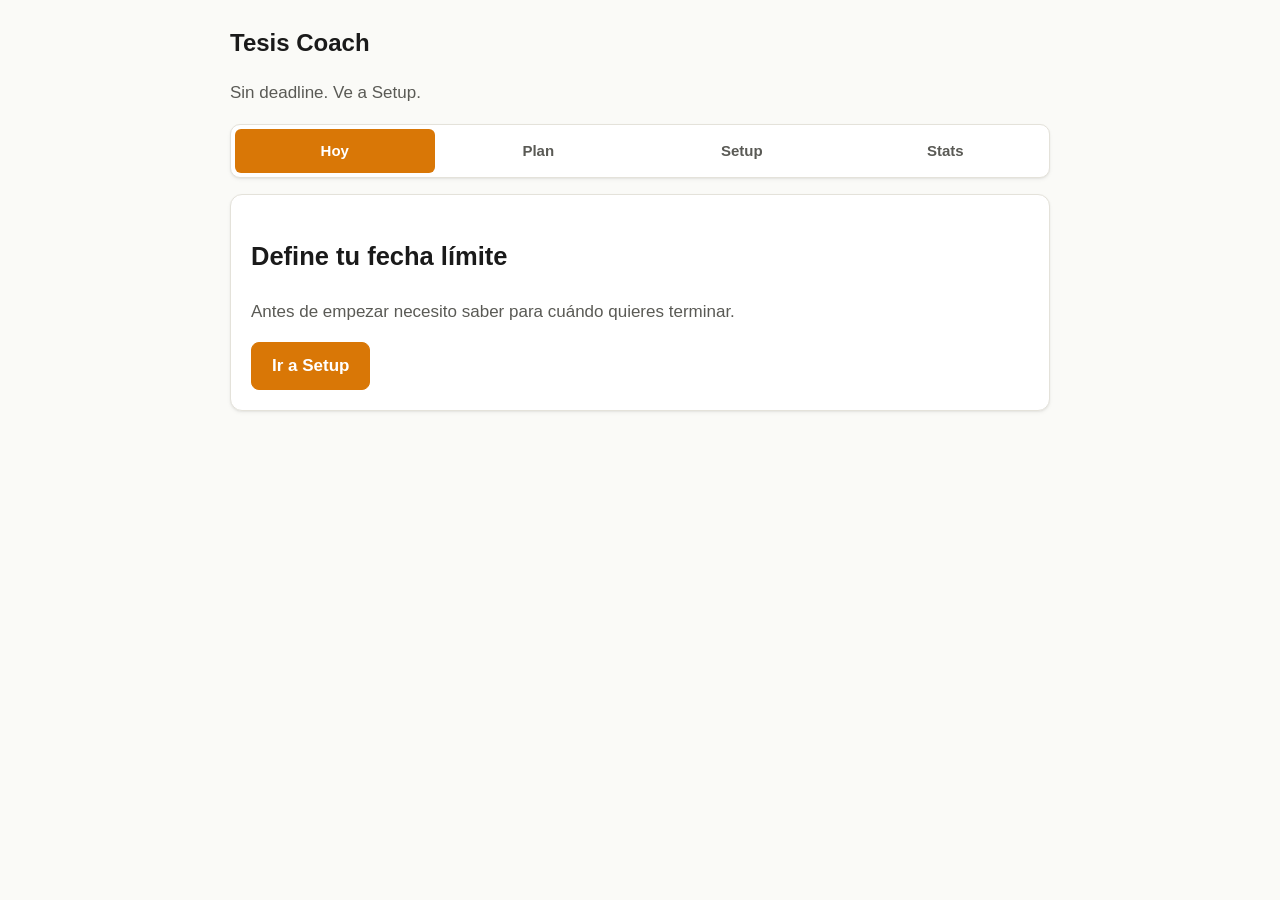
<file: coach/index.html>
<!doctype html>
<html lang="es">
<head>
<meta charset="utf-8">
<meta name="viewport" content="width=device-width, initial-scale=1, viewport-fit=cover">
<meta name="theme-color" content="#1a1a1a">
<title>Tesis Coach &middot; Steph</title>
<link rel="stylesheet" href="styles.css">
</head>
<body>
<div class="app">

  <header class="app-header">
    <h1>Tesis Coach</h1>
    <p class="muted" id="header-sub">Carga tu plan para empezar</p>
  </header>

  <nav class="app-nav" role="tablist">
    <button class="active" data-tab="hoy">Hoy</button>
    <button data-tab="plan">Plan</button>
    <button data-tab="setup">Setup</button>
    <button data-tab="stats">Stats</button>
  </nav>

  <main class="app-view">

    <section id="view-hoy" class="view active">
      <div id="no-deadline" class="card hidden">
        <h2>Define tu fecha l&iacute;mite</h2>
        <p class="muted">Antes de empezar necesito saber para cu&aacute;ndo quieres terminar.</p>
        <button class="btn btn-primary" data-go-tab="setup">Ir a Setup</button>
      </div>

      <div id="no-task" class="card hidden">
        <h2>Sin tareas pendientes</h2>
        <p class="muted">Terminaste todos los milestones. Compila y cierra.</p>
      </div>

      <div id="daily-card" class="daily-task hidden">
        <div class="text-sm muted" id="daily-milestone-label"></div>
        <div class="daily-title" id="daily-title"></div>
        <div class="daily-slice" id="daily-slice"></div>
        <div class="mt-4 text-sm muted">
          Sesi&oacute;n sugerida: <strong id="daily-suggested">0</strong> min
          &middot; meta del d&iacute;a: <strong id="daily-target">0</strong> min
        </div>
        <div class="mt-4" id="daily-actions">
          <button class="btn btn-primary" id="btn-start">Empezar sesi&oacute;n</button>
          <a class="btn btn-secondary" id="btn-open-revisor" href="../" target="_blank" rel="noopener">Abrir revisor</a>
        </div>
      </div>

      <div id="timer-card" class="card hidden">
        <div class="timer-display" id="timer-display">00:00</div>
        <p class="muted" id="timer-task-label"></p>
        <div class="mt-4">
          <button class="btn btn-primary" id="btn-complete">Complet&eacute;</button>
          <button class="btn btn-secondary" id="btn-incomplete">No alcanc&eacute;</button>
          <button class="btn btn-ghost" id="btn-cancel">Cancelar</button>
        </div>
      </div>
    </section>

    <section id="view-plan" class="view">
      <div id="verdict-card" class="verdict-card">
        <div class="verdict-message" id="verdict-msg">Sin datos.</div>
        <div class="verdict-hint" id="verdict-hint"></div>
      </div>

      <div class="card">
        <div class="field">
          <div class="label">D&iacute;as hasta deadline</div>
          <div class="value-display" id="days-remaining">0</div>
          <div class="text-sm muted" id="deadline-display"></div>
        </div>
        <div class="field mt-4">
          <div class="label">Horas/d&iacute;a</div>
          <input type="range" id="slider-hours" min="0.25" max="4" step="0.25" value="1">
          <div class="value-display" id="hours-display">1.00 h</div>
        </div>
        <div class="field mt-4">
          <div class="label">D&iacute;as activos</div>
          <div class="day-toggles" id="active-days-row"></div>
        </div>
        <div class="field mt-4">
          <div class="label">Mover deadline</div>
          <input type="date" id="picker-deadline">
        </div>
      </div>

      <div class="card">
        <h2>Reparto del tiempo</h2>
        <div class="progress-stacked" id="progress-stacked"></div>
        <div class="text-sm muted mt-2">
          <span style="color:var(--green)">consumido</span>
          &middot; <span style="color:var(--accent)">planeado</span>
          &middot; <span class="muted">buffer</span>
          &middot; <span style="color:var(--red)">d&eacute;ficit</span>
        </div>
        <div class="mt-4 text-sm">
          Disponibles: <strong id="hrs-available">0</strong> h
          &middot; Pendientes: <strong id="hrs-pending">0</strong> h
        </div>
      </div>
    </section>

    <section id="view-setup" class="view">
      <div class="card">
        <h2>Configura tu plan</h2>
        <div class="field">
          <div class="label">Fecha l&iacute;mite</div>
          <input type="date" id="setup-deadline">
        </div>
        <div class="field mt-4">
          <div class="label">Horas/d&iacute;a disponibles</div>
          <input type="range" id="setup-hours" min="0.25" max="4" step="0.25" value="1">
          <div class="value-display" id="setup-hours-display">1.00 h</div>
        </div>
        <div class="field mt-4">
          <div class="label">D&iacute;as activos de la semana</div>
          <div class="day-toggles" id="setup-active-days"></div>
        </div>
      </div>

      <div class="card">
        <h2>Estimaci&oacute;n por milestone</h2>
        <p class="text-sm muted">Ajusta horas si tu estimaci&oacute;n es distinta.</p>
        <ul class="milestone-list" id="setup-milestone-list"></ul>
      </div>

      <div class="card">
        <h2>Backup</h2>
        <button class="btn btn-secondary" id="btn-export">Exportar progreso</button>
        <button class="btn btn-secondary" id="btn-import">Importar progreso</button>
        <input type="file" id="file-import" accept="application/json" class="hidden">
        <button class="btn btn-ghost" id="btn-reset" style="color:var(--red)">Borrar todo</button>
      </div>
    </section>

    <section id="view-stats" class="view">
      <div class="stats-grid">
        <div class="stat-card card">
          <div class="text-sm muted">Streak</div>
          <div class="value-display" id="stat-streak">0</div>
          <div class="text-sm muted">d&iacute;as seguidos</div>
        </div>
        <div class="stat-card card">
          <div class="text-sm muted">Minutos invertidos</div>
          <div class="value-display" id="stat-minutes">0</div>
          <div class="text-sm muted">total acumulado</div>
        </div>
        <div class="stat-card card">
          <div class="text-sm muted">Progreso global</div>
          <div class="value-display" id="stat-progress">0%</div>
          <div class="progress-bar mt-2">
            <div class="progress-fill" id="stat-progress-bar" style="width:0%"></div>
          </div>
        </div>
        <div class="stat-card card">
          <div class="text-sm muted">Milestones cerrados</div>
          <div class="value-display" id="stat-badges">0 / 9</div>
        </div>
      </div>

      <div class="card">
        <h2>Milestones</h2>
        <ul class="milestone-list" id="stats-milestone-list"></ul>
      </div>
    </section>

  </main>
</div>

<script type="module">
import * as Sim from "./simulator.js";
import * as Daily from "./daily.js";

const DAY_LABELS = ["L","M","X","J","V","S","D"];

let state = null;
let roadmap = null;
let timerInterval = null;
let timerStartedAt = 0;

async function boot() {
  const res = await fetch("./roadmap.json");
  roadmap = await res.json();
  state = Daily.loadState() || Daily.defaultState();
  state = Daily.hydrateFromRoadmap(state, roadmap);
  Daily.saveState(state);
  bindNav();
  bindSetup();
  bindPlan();
  bindHoy();
  bindBackup();
  render();
}

function bindNav() {
  document.querySelectorAll(".app-nav button").forEach(btn => {
    btn.addEventListener("click", () => switchTab(btn.dataset.tab));
  });
  document.querySelectorAll("[data-go-tab]").forEach(btn => {
    btn.addEventListener("click", () => switchTab(btn.dataset.goTab));
  });
}
function switchTab(name) {
  document.querySelectorAll(".app-nav button").forEach(b => {
    b.classList.toggle("active", b.dataset.tab === name);
  });
  document.querySelectorAll(".view").forEach(v => {
    v.classList.toggle("active", v.id === "view-" + name);
  });
  render();
}

function bindSetup() {
  const deadlineInput = document.getElementById("setup-deadline");
  const hoursInput = document.getElementById("setup-hours");
  const hoursDisplay = document.getElementById("setup-hours-display");
  const daysRow = document.getElementById("setup-active-days");

  deadlineInput.addEventListener("change", e => {
    state.setup.deadline = e.target.value;
    Daily.saveState(state);
    render();
  });

  hoursInput.addEventListener("input", e => {
    state.setup.hoursPerDay = parseFloat(e.target.value);
    hoursDisplay.textContent = state.setup.hoursPerDay.toFixed(2) + " h";
    Daily.saveState(state);
    render();
  });

  daysRow.innerHTML = "";
  DAY_LABELS.forEach((label, idx) => {
    const btn = document.createElement("button");
    btn.className = "day-toggle";
    btn.textContent = label;
    btn.addEventListener("click", () => {
      state.setup.activeDays[idx] = !state.setup.activeDays[idx];
      Daily.saveState(state);
      render();
    });
    btn.dataset.idx = idx;
    daysRow.appendChild(btn);
  });
}

function renderSetup() {
  const today = Daily.currentISODate();
  const dlInput = document.getElementById("setup-deadline");
  dlInput.min = today;
  dlInput.value = state.setup.deadline || "";

  document.getElementById("setup-hours").value = state.setup.hoursPerDay;
  document.getElementById("setup-hours-display").textContent = state.setup.hoursPerDay.toFixed(2) + " h";

  document.querySelectorAll("#setup-active-days .day-toggle").forEach(btn => {
    const idx = parseInt(btn.dataset.idx, 10);
    btn.classList.toggle("active", !!state.setup.activeDays[idx]);
  });

  const ul = document.getElementById("setup-milestone-list");
  ul.innerHTML = "";
  state.milestones.forEach(m => {
    const li = document.createElement("li");
    li.className = "milestone-item";
    li.innerHTML = `
      <div><strong>${m.id.toUpperCase()}</strong> ${escapeHtml(m.title)}</div>
      <div class="mt-2">
        <input type="number" min="0.5" max="40" step="0.5" value="${m.defaultHours}" data-mid="${m.id}" class="milestone-hours">
        <span class="text-sm muted">h estimadas</span>
      </div>
    `;
    ul.appendChild(li);
  });
  ul.querySelectorAll(".milestone-hours").forEach(input => {
    input.addEventListener("change", e => {
      const id = e.target.dataset.mid;
      const val = parseFloat(e.target.value);
      const m = state.milestones.find(x => x.id === id);
      if (m && !isNaN(val) && val > 0) {
        m.defaultHours = val;
        Daily.saveState(state);
        render();
      }
    });
  });
}

function bindPlan() {
  document.getElementById("slider-hours").addEventListener("input", e => {
    state.setup.hoursPerDay = parseFloat(e.target.value);
    Daily.saveState(state);
    render();
  });
  document.getElementById("picker-deadline").addEventListener("change", e => {
    state.setup.deadline = e.target.value;
    Daily.saveState(state);
    render();
  });

  const row = document.getElementById("active-days-row");
  row.innerHTML = "";
  DAY_LABELS.forEach((label, idx) => {
    const btn = document.createElement("button");
    btn.className = "day-toggle";
    btn.textContent = label;
    btn.dataset.idx = idx;
    btn.addEventListener("click", () => {
      state.setup.activeDays[idx] = !state.setup.activeDays[idx];
      Daily.saveState(state);
      render();
    });
    row.appendChild(btn);
  });
}

function renderPlan() {
  const today = Daily.currentISODate();
  const deadline = state.setup.deadline;

  document.getElementById("hours-display").textContent = state.setup.hoursPerDay.toFixed(2) + " h";
  document.getElementById("slider-hours").value = state.setup.hoursPerDay;

  document.querySelectorAll("#active-days-row .day-toggle").forEach(btn => {
    const idx = parseInt(btn.dataset.idx, 10);
    btn.classList.toggle("active", !!state.setup.activeDays[idx]);
  });

  if (!deadline) {
    document.getElementById("verdict-msg").textContent = "Define una fecha límite en Setup.";
    document.getElementById("verdict-hint").textContent = "";
    document.getElementById("verdict-card").className = "verdict-card";
    document.getElementById("days-remaining").textContent = "0";
    document.getElementById("deadline-display").textContent = "Sin deadline";
    document.getElementById("hrs-available").textContent = "0";
    document.getElementById("hrs-pending").textContent = "0";
    renderProgressStacked(0, 0, 0);
    return;
  }

  document.getElementById("picker-deadline").value = deadline;
  document.getElementById("picker-deadline").min = today;

  const daysRem = Sim.daysBetween(today, deadline);
  document.getElementById("days-remaining").textContent = daysRem;
  document.getElementById("deadline-display").textContent =
    daysRem > 0 ? `hasta ${formatDate(deadline)}` : "Deadline vencido";

  const available = Sim.availableHours({
    today,
    deadline,
    hoursPerDay: state.setup.hoursPerDay,
    activeDays: state.setup.activeDays
  });
  const pendingHrs = Sim.pendingHours(state.milestones);

  document.getElementById("hrs-available").textContent = available.toFixed(1);
  document.getElementById("hrs-pending").textContent = pendingHrs.toFixed(1);

  const v = Sim.verdict({ available, needed: pendingHrs });
  const card = document.getElementById("verdict-card");
  card.className = "verdict-card " + v.status;
  document.getElementById("verdict-msg").textContent = v.message;

  if (v.status === "deficit") {
    const adj = Sim.suggestAdjustments({
      today, deadline,
      hoursPerDay: state.setup.hoursPerDay,
      activeDays: state.setup.activeDays,
      needed: pendingHrs
    });
    const opts = [];
    if (adj.extendDays) opts.push(`mover deadline ${adj.extendDays} días`);
    if (adj.raiseHours) opts.push(`subir a ${adj.raiseHours.toFixed(2)} h/día`);
    if (adj.addActiveDay !== null && adj.addActiveDay !== undefined) {
      opts.push(`activar ${DAY_LABELS[adj.addActiveDay]}`);
    }
    document.getElementById("verdict-hint").textContent =
      "Opciones: " + opts.join(" · ");
  } else {
    document.getElementById("verdict-hint").textContent = "";
  }

  const consumed = state.totalMinutes / 60;
  renderProgressStacked(consumed, pendingHrs, available);
}

function renderProgressStacked(consumedHrs, pendingHrs, availableHrs) {
  const wrap = document.getElementById("progress-stacked");
  wrap.innerHTML = "";

  const planned = Math.min(pendingHrs, availableHrs);
  const buffer = Math.max(0, availableHrs - pendingHrs);
  const deficit = Math.max(0, pendingHrs - availableHrs);
  const total = Math.max(0.01, consumedHrs + planned + buffer + deficit);

  const seg = (cls, hrs, color) => {
    const d = document.createElement("div");
    d.className = "segment " + cls;
    d.style.flexBasis = (hrs / total * 100) + "%";
    d.style.background = color;
    d.title = `${hrs.toFixed(1)} h`;
    return d;
  };
  if (consumedHrs > 0) wrap.appendChild(seg("done", consumedHrs, "var(--green)"));
  if (planned > 0)     wrap.appendChild(seg("planned", planned, "var(--accent)"));
  if (buffer > 0)      wrap.appendChild(seg("buffer", buffer, "var(--line)"));
  if (deficit > 0)     wrap.appendChild(seg("deficit", deficit, "var(--red)"));
}

function bindHoy() {
  document.getElementById("btn-start").addEventListener("click", () => {
    const task = Daily.pickDailyTask(state);
    if (!task) return;
    state = Daily.startSession(state, task);
    Daily.saveState(state);
    showTimer(task);
  });
  document.getElementById("btn-complete").addEventListener("click", () => {
    const minutes = stopTimerGetMinutes();
    state = Daily.completeSession(state, minutes);
    Daily.saveState(state);
    hideTimer();
    render();
  });
  document.getElementById("btn-incomplete").addEventListener("click", () => {
    const minutes = stopTimerGetMinutes();
    state = Daily.incompleteSession(state, minutes);
    Daily.saveState(state);
    hideTimer();
    render();
  });
  document.getElementById("btn-cancel").addEventListener("click", () => {
    stopTimerGetMinutes();
    if (state.currentSession) {
      const next = { ...state };
      delete next.currentSession;
      state = next;
      Daily.saveState(state);
    }
    hideTimer();
    render();
  });
}

function renderHoy() {
  const noDeadline = document.getElementById("no-deadline");
  const noTask = document.getElementById("no-task");
  const card = document.getElementById("daily-card");
  const timerCard = document.getElementById("timer-card");

  if (!state.setup.deadline) {
    noDeadline.classList.remove("hidden");
    noTask.classList.add("hidden");
    card.classList.add("hidden");
    timerCard.classList.add("hidden");
    return;
  }

  noDeadline.classList.add("hidden");
  if (state.currentSession) {
    card.classList.add("hidden");
    noTask.classList.add("hidden");
    timerCard.classList.remove("hidden");
    return;
  }
  timerCard.classList.add("hidden");

  const task = Daily.pickDailyTask(state);
  if (!task) {
    noTask.classList.remove("hidden");
    card.classList.add("hidden");
    return;
  }
  noTask.classList.add("hidden");
  card.classList.remove("hidden");

  document.getElementById("daily-milestone-label").textContent =
    `${task.milestoneId.toUpperCase()} · paso ${task.sliceIndex + 1}`;
  document.getElementById("daily-title").textContent = task.milestoneTitle;
  document.getElementById("daily-slice").textContent = task.sliceText;
  document.getElementById("daily-suggested").textContent = task.suggestedMinutes;

  const today = Daily.currentISODate();
  const pendingHrs = Sim.pendingHours(state.milestones);
  const target = Sim.dailyTargetMinutes({
    today,
    deadline: state.setup.deadline,
    hoursPerDay: state.setup.hoursPerDay,
    activeDays: state.setup.activeDays,
    pendingHrs
  });
  document.getElementById("daily-target").textContent = target;

  const milestone = roadmap.milestones.find(m => m.id === task.milestoneId);
  const link = document.getElementById("btn-open-revisor");
  if (milestone && milestone.revisorAnchor) {
    link.href = "../#" + milestone.revisorAnchor;
  } else {
    link.href = "../";
  }
}

function showTimer(task) {
  document.getElementById("timer-task-label").textContent =
    `${task.milestoneTitle} · paso ${task.sliceIndex + 1}`;
  document.getElementById("timer-card").classList.remove("hidden");
  document.getElementById("daily-card").classList.add("hidden");
  timerStartedAt = Date.now();
  updateTimerDisplay();
  timerInterval = setInterval(updateTimerDisplay, 1000);
}
function updateTimerDisplay() {
  const elapsedMs = Date.now() - timerStartedAt;
  const totalSec = Math.floor(elapsedMs / 1000);
  const mm = String(Math.floor(totalSec / 60)).padStart(2, "0");
  const ss = String(totalSec % 60).padStart(2, "0");
  document.getElementById("timer-display").textContent = `${mm}:${ss}`;
}
function stopTimerGetMinutes() {
  if (!timerInterval) return 0;
  clearInterval(timerInterval);
  timerInterval = null;
  const elapsedMs = Date.now() - timerStartedAt;
  return Math.max(0, Math.round(elapsedMs / 60000));
}
function hideTimer() {
  document.getElementById("timer-card").classList.add("hidden");
}

function renderStats() {
  document.getElementById("stat-streak").textContent = state.streak || 0;
  document.getElementById("stat-minutes").textContent = state.totalMinutes || 0;
  const frac = Sim.progressFraction(state.milestones);
  const pct = Math.round(frac * 100);
  document.getElementById("stat-progress").textContent = pct + "%";
  document.getElementById("stat-progress-bar").style.width = pct + "%";
  document.getElementById("stat-badges").textContent =
    `${(state.badges || []).length} / ${state.milestones.length}`;

  const ul = document.getElementById("stats-milestone-list");
  ul.innerHTML = "";
  state.milestones.forEach(m => {
    const li = document.createElement("li");
    li.className = "milestone-item";
    const mpct = Math.round((m.progress || 0) * 100);
    const status = m.completed ? "listo" : `${m.currentSliceIndex || 0}/${(m.atomicSlices || []).length}`;
    li.innerHTML = `
      <div><strong>${m.id.toUpperCase()}</strong> ${escapeHtml(m.title)}</div>
      <div class="text-sm muted">${status} · ${m.defaultHours} h</div>
      <div class="progress-bar mt-2"><div class="progress-fill" style="width:${mpct}%"></div></div>
    `;
    ul.appendChild(li);
  });
}

function bindBackup() {
  document.getElementById("btn-export").addEventListener("click", () => {
    const blob = new Blob([JSON.stringify(state, null, 2)], { type: "application/json" });
    const url = URL.createObjectURL(blob);
    const a = document.createElement("a");
    a.href = url;
    a.download = `tesis-coach-${Daily.currentISODate()}.json`;
    document.body.appendChild(a);
    a.click();
    document.body.removeChild(a);
    URL.revokeObjectURL(url);
  });
  document.getElementById("btn-import").addEventListener("click", () => {
    document.getElementById("file-import").click();
  });
  document.getElementById("file-import").addEventListener("change", e => {
    const file = e.target.files[0];
    if (!file) return;
    const reader = new FileReader();
    reader.onload = ev => {
      try {
        const next = JSON.parse(ev.target.result);
        if (!next.setup || !Array.isArray(next.milestones)) {
          alert("Archivo no parece progreso válido.");
          return;
        }
        state = next;
        Daily.saveState(state);
        render();
        alert("Progreso importado.");
      } catch (err) {
        alert("Error al leer el archivo.");
      }
    };
    reader.readAsText(file);
  });
  document.getElementById("btn-reset").addEventListener("click", () => {
    if (!confirm("Borrar TODO el progreso?")) return;
    state = Daily.defaultState();
    state = Daily.hydrateFromRoadmap(state, roadmap);
    Daily.saveState(state);
    render();
  });
}

function render() {
  renderSetup();
  renderPlan();
  renderHoy();
  renderStats();
  renderHeader();
}

function renderHeader() {
  const sub = document.getElementById("header-sub");
  if (!state.setup.deadline) {
    sub.textContent = "Sin deadline. Ve a Setup.";
    return;
  }
  const days = Sim.daysBetween(Daily.currentISODate(), state.setup.deadline);
  if (days <= 0) {
    sub.textContent = "Deadline vencido. Reajusta en Setup.";
  } else {
    const v = Sim.verdict({
      available: Sim.availableHours({
        today: Daily.currentISODate(),
        deadline: state.setup.deadline,
        hoursPerDay: state.setup.hoursPerDay,
        activeDays: state.setup.activeDays
      }),
      needed: Sim.pendingHours(state.milestones)
    });
    const tag = v.status === "ok" ? "vas bien" : v.status === "tight" ? "ajustado" : "déficit";
    sub.textContent = `${days} días · ${tag}`;
  }
}

function formatDate(iso) {
  const [y, m, d] = iso.split("-");
  return `${d}/${m}/${y}`;
}
function escapeHtml(str) {
  return String(str).replace(/[&<>"']/g, c => ({
    "&": "&amp;", "<": "&lt;", ">": "&gt;", '"': "&quot;", "'": "&#39;"
  })[c]);
}

boot();
</script>
</body>
</html>
</file>
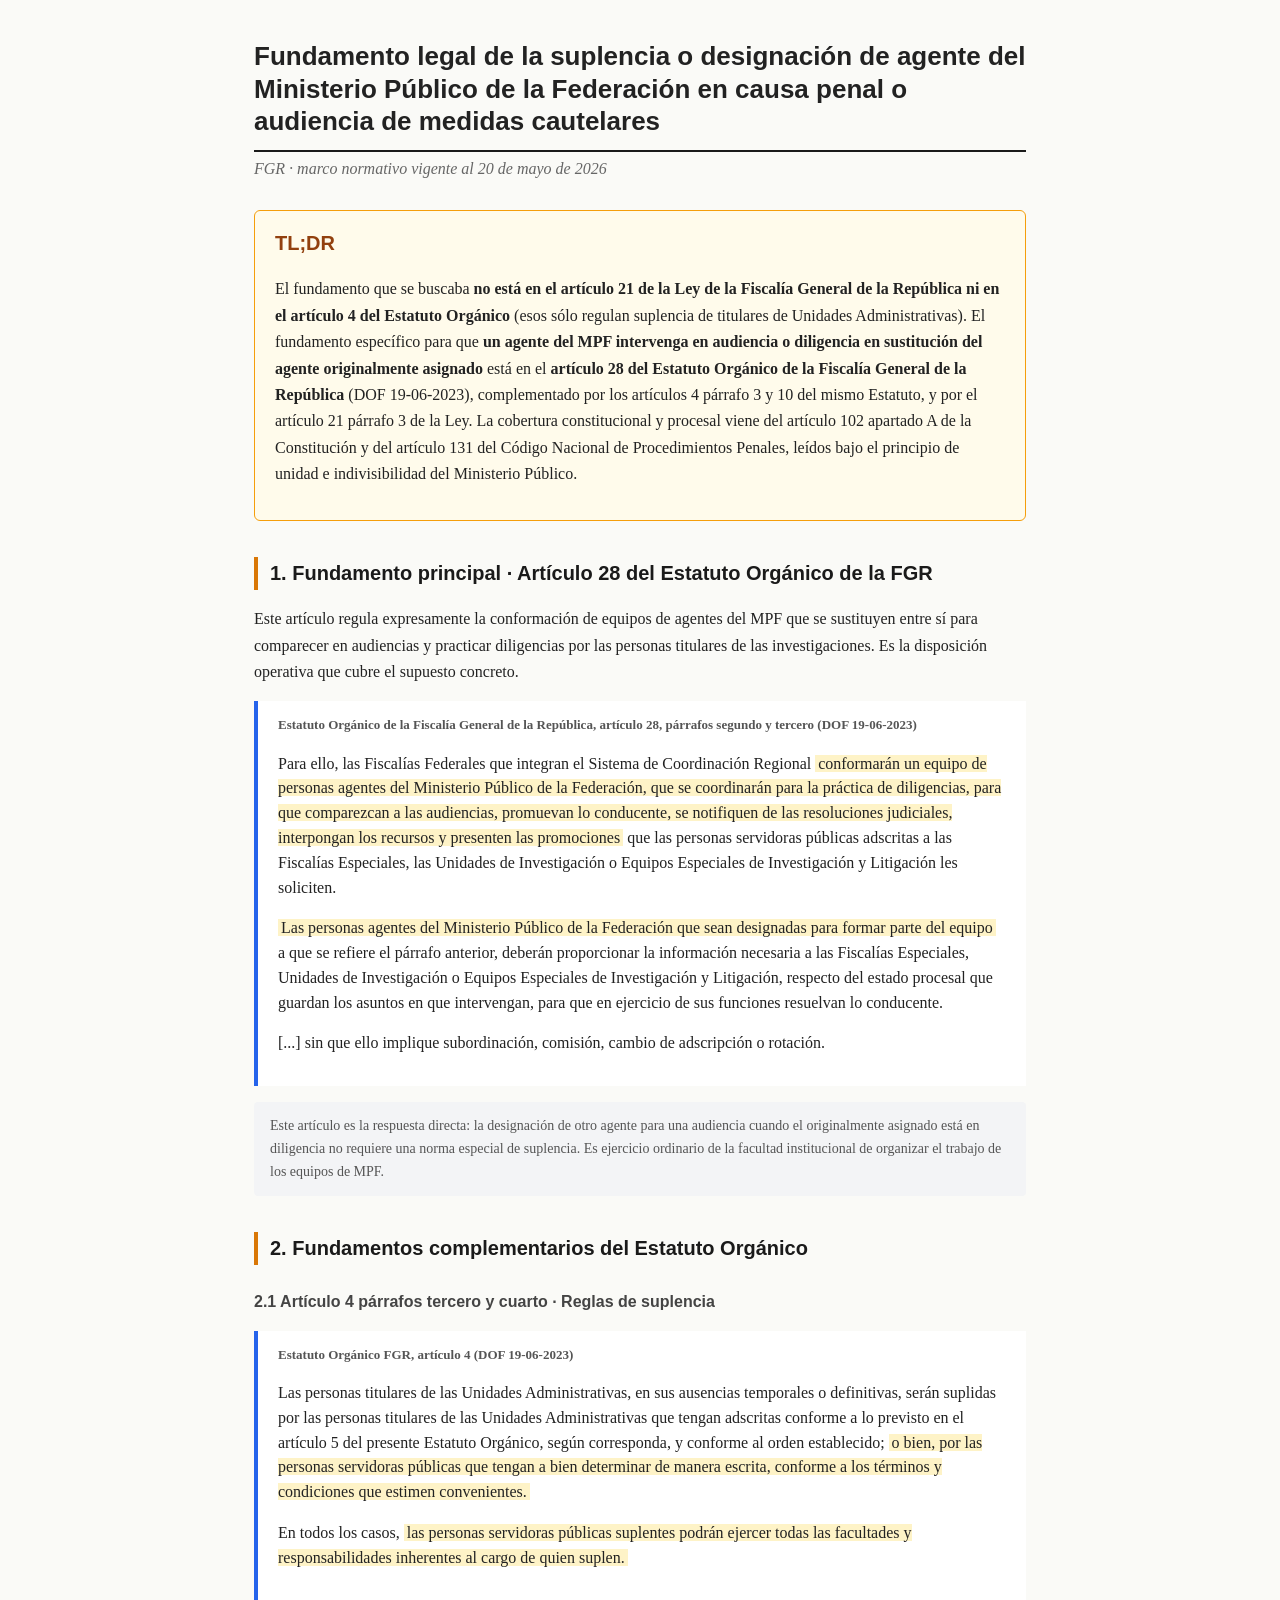
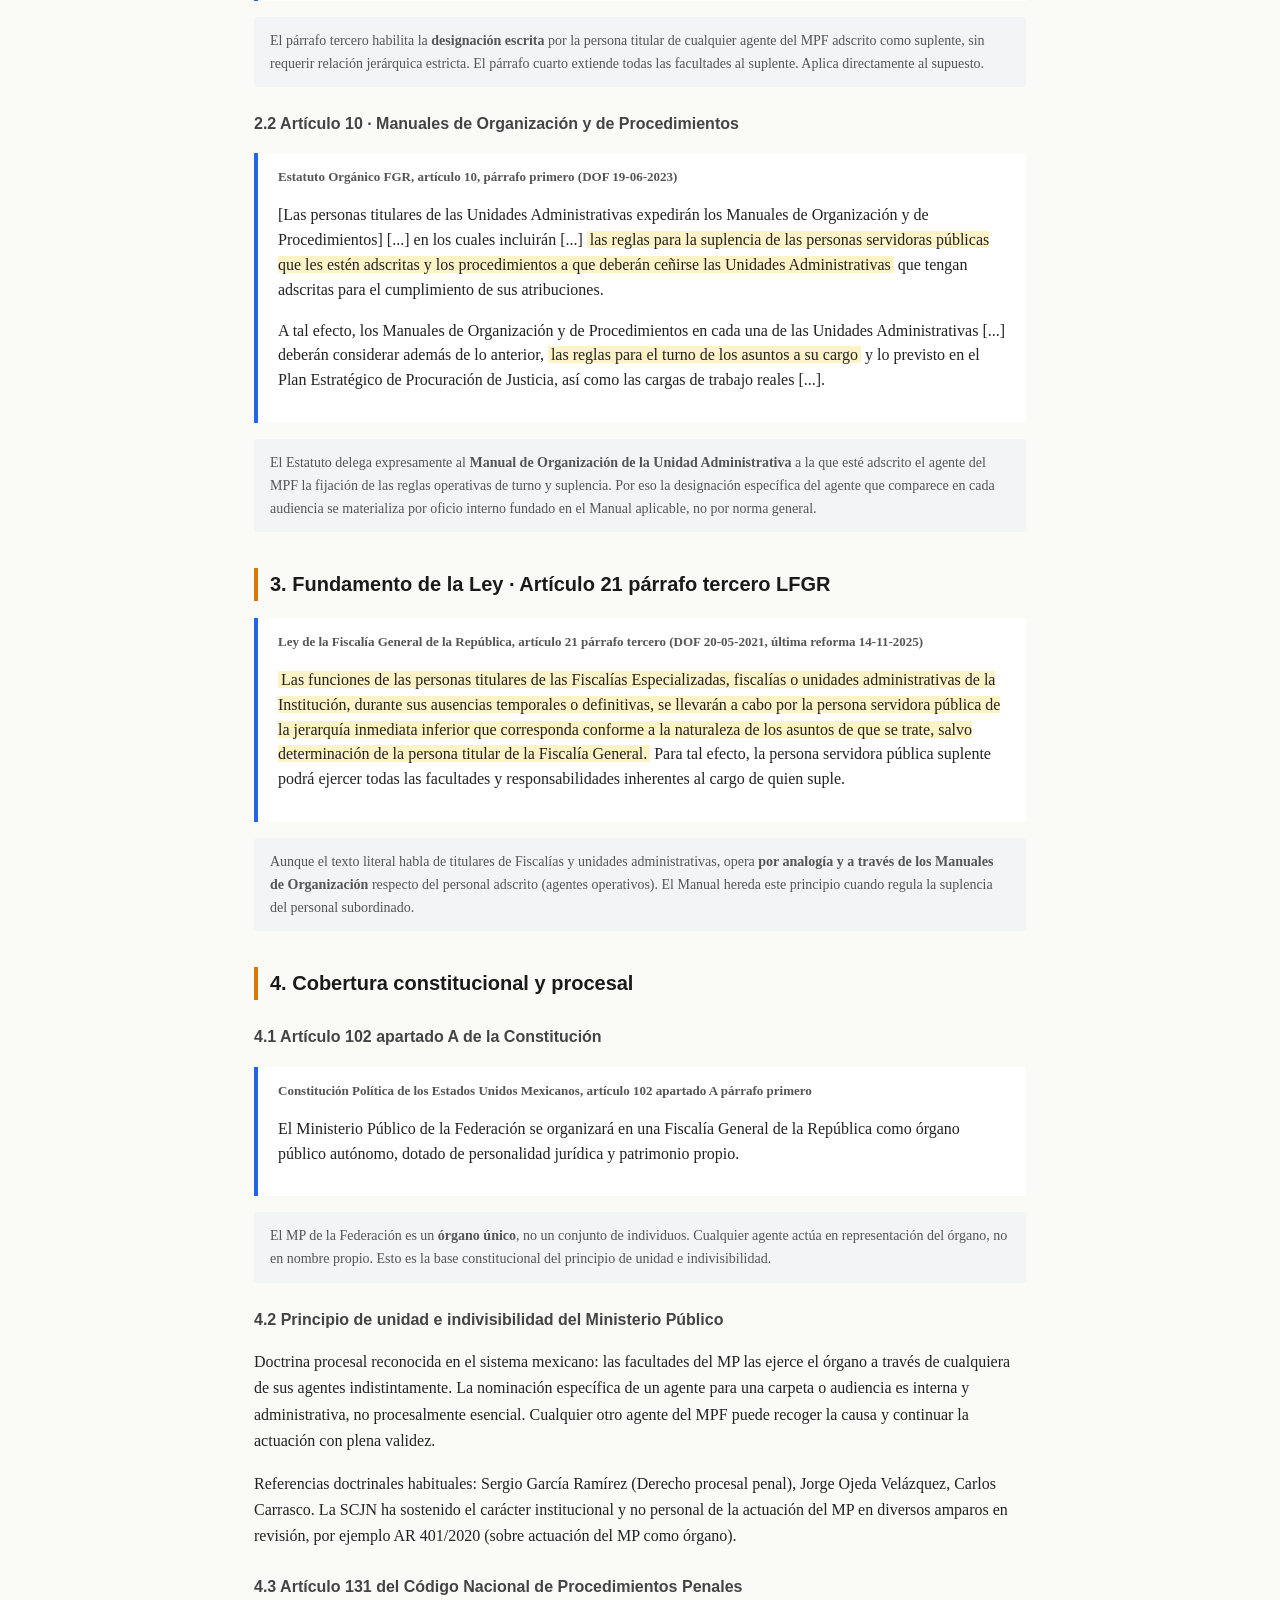
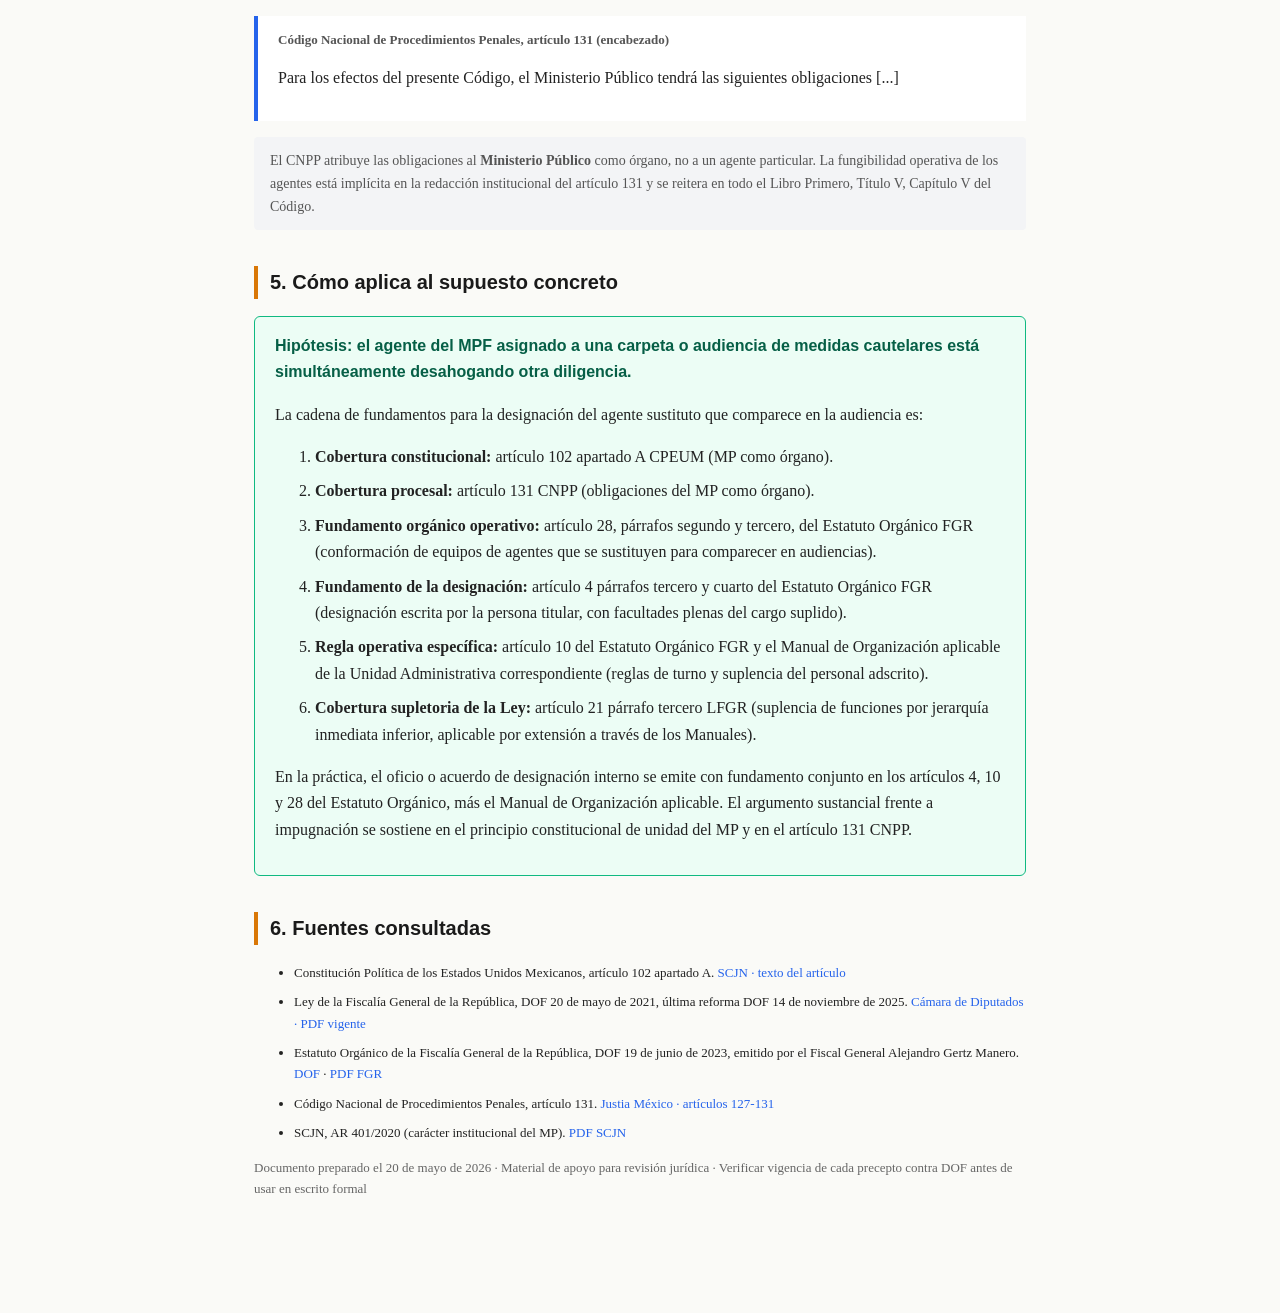
<file: fundamentos/fundamento-suplencia-agente-mp-2026-05-20.html>
<!DOCTYPE html>
<html lang="es">
<head>
<meta charset="UTF-8">
<meta name="viewport" content="width=device-width, initial-scale=1">
<title>Fundamento legal · Suplencia o designación de agente del MPF · FGR</title>
<style>
  *,*::before,*::after { box-sizing: border-box; }
  body { font-family: Georgia, "Times New Roman", serif; max-width: 820px; margin: 40px auto; padding: 0 24px 60px; color: #222; line-height: 1.65; background: #fafaf7; }
  h1 { font-family: -apple-system, sans-serif; font-size: 26px; line-height: 1.25; border-bottom: 2px solid #1a1a1a; padding-bottom: 12px; margin: 0 0 4px 0; }
  h1 + .subtitle { color: #666; font-style: italic; margin-bottom: 28px; }
  h2 { font-family: -apple-system, sans-serif; margin-top: 36px; color: #1a1a1a; border-left: 4px solid #d97706; padding-left: 12px; font-size: 20px; }
  h3 { font-family: -apple-system, sans-serif; margin-top: 24px; color: #444; font-size: 16px; }
  .tldr { background: #fffbeb; border: 1px solid #f59e0b; border-radius: 6px; padding: 16px 20px; margin: 24px 0; }
  .tldr h2 { margin-top: 0; border-left: none; padding-left: 0; color: #92400e; }
  blockquote.norma { background: #fff; border-left: 4px solid #2563eb; padding: 14px 20px; margin: 16px 0; line-height: 1.55; }
  blockquote.norma cite { display: block; font-size: 13px; color: #555; margin-bottom: 6px; font-weight: 600; font-style: normal; }
  .cita-clave { background: #fef3c7; padding: 0 3px; }
  .meta { font-size: 13px; color: #666; }
  ol li, ul li { margin-bottom: 8px; }
  .aplicacion { background: #ecfdf5; border: 1px solid #10b981; border-radius: 6px; padding: 16px 20px; margin: 16px 0; }
  .aplicacion h3 { margin-top: 0; color: #065f46; }
  .fuente-list { font-size: 13px; }
  .fuente-list a { color: #2563eb; text-decoration: none; }
  .fuente-list a:hover { text-decoration: underline; }
  .note { font-size: 14px; color: #555; background: #f3f4f6; padding: 12px 16px; border-radius: 4px; margin-top: 8px; }
</style>
</head>
<body>

<h1>Fundamento legal de la suplencia o designación de agente del Ministerio Público de la Federación en causa penal o audiencia de medidas cautelares</h1>
<div class="subtitle">FGR · marco normativo vigente al 20 de mayo de 2026</div>

<div class="tldr">
<h2>TL;DR</h2>
<p>El fundamento que se buscaba <strong>no está en el artículo 21 de la Ley de la Fiscalía General de la República ni en el artículo 4 del Estatuto Orgánico</strong> (esos sólo regulan suplencia de titulares de Unidades Administrativas). El fundamento específico para que <strong>un agente del MPF intervenga en audiencia o diligencia en sustitución del agente originalmente asignado</strong> está en el <strong>artículo 28 del Estatuto Orgánico de la Fiscalía General de la República</strong> (DOF 19-06-2023), complementado por los artículos 4 párrafo 3 y 10 del mismo Estatuto, y por el artículo 21 párrafo 3 de la Ley. La cobertura constitucional y procesal viene del artículo 102 apartado A de la Constitución y del artículo 131 del Código Nacional de Procedimientos Penales, leídos bajo el principio de unidad e indivisibilidad del Ministerio Público.</p>
</div>

<h2>1. Fundamento principal · Artículo 28 del Estatuto Orgánico de la FGR</h2>

<p>Este artículo regula expresamente la conformación de equipos de agentes del MPF que se sustituyen entre sí para comparecer en audiencias y practicar diligencias por las personas titulares de las investigaciones. Es la disposición operativa que cubre el supuesto concreto.</p>

<blockquote class="norma">
<cite>Estatuto Orgánico de la Fiscalía General de la República, artículo 28, párrafos segundo y tercero (DOF 19-06-2023)</cite>
<p>Para ello, las Fiscalías Federales que integran el Sistema de Coordinación Regional <span class="cita-clave">conformarán un equipo de personas agentes del Ministerio Público de la Federación, que se coordinarán para la práctica de diligencias, para que comparezcan a las audiencias, promuevan lo conducente, se notifiquen de las resoluciones judiciales, interpongan los recursos y presenten las promociones</span> que las personas servidoras públicas adscritas a las Fiscalías Especiales, las Unidades de Investigación o Equipos Especiales de Investigación y Litigación les soliciten.</p>
<p><span class="cita-clave">Las personas agentes del Ministerio Público de la Federación que sean designadas para formar parte del equipo</span> a que se refiere el párrafo anterior, deberán proporcionar la información necesaria a las Fiscalías Especiales, Unidades de Investigación o Equipos Especiales de Investigación y Litigación, respecto del estado procesal que guardan los asuntos en que intervengan, para que en ejercicio de sus funciones resuelvan lo conducente.</p>
<p>[...] sin que ello implique subordinación, comisión, cambio de adscripción o rotación.</p>
</blockquote>

<p class="note">Este artículo es la respuesta directa: la designación de otro agente para una audiencia cuando el originalmente asignado está en diligencia no requiere una norma especial de suplencia. Es ejercicio ordinario de la facultad institucional de organizar el trabajo de los equipos de MPF.</p>

<h2>2. Fundamentos complementarios del Estatuto Orgánico</h2>

<h3>2.1 Artículo 4 párrafos tercero y cuarto · Reglas de suplencia</h3>

<blockquote class="norma">
<cite>Estatuto Orgánico FGR, artículo 4 (DOF 19-06-2023)</cite>
<p>Las personas titulares de las Unidades Administrativas, en sus ausencias temporales o definitivas, serán suplidas por las personas titulares de las Unidades Administrativas que tengan adscritas conforme a lo previsto en el artículo 5 del presente Estatuto Orgánico, según corresponda, y conforme al orden establecido; <span class="cita-clave">o bien, por las personas servidoras públicas que tengan a bien determinar de manera escrita, conforme a los términos y condiciones que estimen convenientes.</span></p>
<p>En todos los casos, <span class="cita-clave">las personas servidoras públicas suplentes podrán ejercer todas las facultades y responsabilidades inherentes al cargo de quien suplen.</span></p>
</blockquote>

<p class="note">El párrafo tercero habilita la <strong>designación escrita</strong> por la persona titular de cualquier agente del MPF adscrito como suplente, sin requerir relación jerárquica estricta. El párrafo cuarto extiende todas las facultades al suplente. Aplica directamente al supuesto.</p>

<h3>2.2 Artículo 10 · Manuales de Organización y de Procedimientos</h3>

<blockquote class="norma">
<cite>Estatuto Orgánico FGR, artículo 10, párrafo primero (DOF 19-06-2023)</cite>
<p>[Las personas titulares de las Unidades Administrativas expedirán los Manuales de Organización y de Procedimientos] [...] en los cuales incluirán [...] <span class="cita-clave">las reglas para la suplencia de las personas servidoras públicas que les estén adscritas y los procedimientos a que deberán ceñirse las Unidades Administrativas</span> que tengan adscritas para el cumplimiento de sus atribuciones.</p>
<p>A tal efecto, los Manuales de Organización y de Procedimientos en cada una de las Unidades Administrativas [...] deberán considerar además de lo anterior, <span class="cita-clave">las reglas para el turno de los asuntos a su cargo</span> y lo previsto en el Plan Estratégico de Procuración de Justicia, así como las cargas de trabajo reales [...].</p>
</blockquote>

<p class="note">El Estatuto delega expresamente al <strong>Manual de Organización de la Unidad Administrativa</strong> a la que esté adscrito el agente del MPF la fijación de las reglas operativas de turno y suplencia. Por eso la designación específica del agente que comparece en cada audiencia se materializa por oficio interno fundado en el Manual aplicable, no por norma general.</p>

<h2>3. Fundamento de la Ley · Artículo 21 párrafo tercero LFGR</h2>

<blockquote class="norma">
<cite>Ley de la Fiscalía General de la República, artículo 21 párrafo tercero (DOF 20-05-2021, última reforma 14-11-2025)</cite>
<p><span class="cita-clave">Las funciones de las personas titulares de las Fiscalías Especializadas, fiscalías o unidades administrativas de la Institución, durante sus ausencias temporales o definitivas, se llevarán a cabo por la persona servidora pública de la jerarquía inmediata inferior que corresponda conforme a la naturaleza de los asuntos de que se trate, salvo determinación de la persona titular de la Fiscalía General.</span> Para tal efecto, la persona servidora pública suplente podrá ejercer todas las facultades y responsabilidades inherentes al cargo de quien suple.</p>
</blockquote>

<p class="note">Aunque el texto literal habla de titulares de Fiscalías y unidades administrativas, opera <strong>por analogía y a través de los Manuales de Organización</strong> respecto del personal adscrito (agentes operativos). El Manual hereda este principio cuando regula la suplencia del personal subordinado.</p>

<h2>4. Cobertura constitucional y procesal</h2>

<h3>4.1 Artículo 102 apartado A de la Constitución</h3>

<blockquote class="norma">
<cite>Constitución Política de los Estados Unidos Mexicanos, artículo 102 apartado A párrafo primero</cite>
<p>El Ministerio Público de la Federación se organizará en una Fiscalía General de la República como órgano público autónomo, dotado de personalidad jurídica y patrimonio propio.</p>
</blockquote>

<p class="note">El MP de la Federación es un <strong>órgano único</strong>, no un conjunto de individuos. Cualquier agente actúa en representación del órgano, no en nombre propio. Esto es la base constitucional del principio de unidad e indivisibilidad.</p>

<h3>4.2 Principio de unidad e indivisibilidad del Ministerio Público</h3>

<p>Doctrina procesal reconocida en el sistema mexicano: las facultades del MP las ejerce el órgano a través de cualquiera de sus agentes indistintamente. La nominación específica de un agente para una carpeta o audiencia es interna y administrativa, no procesalmente esencial. Cualquier otro agente del MPF puede recoger la causa y continuar la actuación con plena validez.</p>

<p>Referencias doctrinales habituales: Sergio García Ramírez (Derecho procesal penal), Jorge Ojeda Velázquez, Carlos Carrasco. La SCJN ha sostenido el carácter institucional y no personal de la actuación del MP en diversos amparos en revisión, por ejemplo AR 401/2020 (sobre actuación del MP como órgano).</p>

<h3>4.3 Artículo 131 del Código Nacional de Procedimientos Penales</h3>

<blockquote class="norma">
<cite>Código Nacional de Procedimientos Penales, artículo 131 (encabezado)</cite>
<p>Para los efectos del presente Código, el Ministerio Público tendrá las siguientes obligaciones [...]</p>
</blockquote>

<p class="note">El CNPP atribuye las obligaciones al <strong>Ministerio Público</strong> como órgano, no a un agente particular. La fungibilidad operativa de los agentes está implícita en la redacción institucional del artículo 131 y se reitera en todo el Libro Primero, Título V, Capítulo V del Código.</p>

<h2>5. Cómo aplica al supuesto concreto</h2>

<div class="aplicacion">
<h3>Hipótesis: el agente del MPF asignado a una carpeta o audiencia de medidas cautelares está simultáneamente desahogando otra diligencia.</h3>
<p>La cadena de fundamentos para la designación del agente sustituto que comparece en la audiencia es:</p>
<ol>
<li><strong>Cobertura constitucional:</strong> artículo 102 apartado A CPEUM (MP como órgano).</li>
<li><strong>Cobertura procesal:</strong> artículo 131 CNPP (obligaciones del MP como órgano).</li>
<li><strong>Fundamento orgánico operativo:</strong> artículo 28, párrafos segundo y tercero, del Estatuto Orgánico FGR (conformación de equipos de agentes que se sustituyen para comparecer en audiencias).</li>
<li><strong>Fundamento de la designación:</strong> artículo 4 párrafos tercero y cuarto del Estatuto Orgánico FGR (designación escrita por la persona titular, con facultades plenas del cargo suplido).</li>
<li><strong>Regla operativa específica:</strong> artículo 10 del Estatuto Orgánico FGR y el Manual de Organización aplicable de la Unidad Administrativa correspondiente (reglas de turno y suplencia del personal adscrito).</li>
<li><strong>Cobertura supletoria de la Ley:</strong> artículo 21 párrafo tercero LFGR (suplencia de funciones por jerarquía inmediata inferior, aplicable por extensión a través de los Manuales).</li>
</ol>
<p>En la práctica, el oficio o acuerdo de designación interno se emite con fundamento conjunto en los artículos 4, 10 y 28 del Estatuto Orgánico, más el Manual de Organización aplicable. El argumento sustancial frente a impugnación se sostiene en el principio constitucional de unidad del MP y en el artículo 131 CNPP.</p>
</div>

<h2>6. Fuentes consultadas</h2>

<div class="fuente-list">
<ul>
<li>Constitución Política de los Estados Unidos Mexicanos, artículo 102 apartado A. <a href="https://www.scjn.gob.mx/sites/default/files/cpeum/documento/2020-05/CPEUM-102.pdf" target="_blank">SCJN · texto del artículo</a></li>
<li>Ley de la Fiscalía General de la República, DOF 20 de mayo de 2021, última reforma DOF 14 de noviembre de 2025. <a href="https://www.diputados.gob.mx/LeyesBiblio/pdf/LFGR.pdf" target="_blank">Cámara de Diputados · PDF vigente</a></li>
<li>Estatuto Orgánico de la Fiscalía General de la República, DOF 19 de junio de 2023, emitido por el Fiscal General Alejandro Gertz Manero. <a href="https://www.dof.gob.mx/nota_detalle.php?codigo=5692571&fecha=19%2F06%2F2023" target="_blank">DOF</a> · <a href="https://stastdgv2portfgr032.blob.core.windows.net/marcojuridico/Estatuto/FGR_Estatuto_Organico.pdf" target="_blank">PDF FGR</a></li>
<li>Código Nacional de Procedimientos Penales, artículo 131. <a href="https://mexico.justia.com/federales/codigos/codigo-nacional-de-procedimientos-penales/libro-primero/titulo-v/capitulo-v/" target="_blank">Justia México · artículos 127-131</a></li>
<li>SCJN, AR 401/2020 (carácter institucional del MP). <a href="https://www.scjn.gob.mx/sites/default/files/listas/documento_dos/2021-03/AR-401-2020-190321.pdf" target="_blank">PDF SCJN</a></li>
</ul>
</div>

<p class="meta">Documento preparado el 20 de mayo de 2026 · Material de apoyo para revisión jurídica · Verificar vigencia de cada precepto contra DOF antes de usar en escrito formal</p>

</body>
</html>
</file>
<file: coach/styles.css>
/* Coach app styles. Mobile-first. Paleta heredada del revisor. */

:root {
  --bg: #fafaf7;
  --surface: #ffffff;
  --ink: #1a1a1a;
  --muted: #5a5a55;
  --accent: #d97706;
  --accent-soft: #fffbeb;
  --accent-strong: #92400e;
  --blue: #2563eb;
  --blue-soft: #f5f8ff;
  --red: #dc2626;
  --green: #16a34a;
  --green-soft: #f0fdf4;
  --line: #e4e2da;
  --shadow: 0 2px 4px rgba(0, 0, 0, 0.04), 0 1px 2px rgba(0, 0, 0, 0.06);
}

/* Minimal reset */
* {
  box-sizing: border-box;
}
html,
body {
  margin: 0;
  padding: 0;
}

body {
  background: var(--bg);
  color: var(--ink);
  font-family: -apple-system, BlinkMacSystemFont, "Segoe UI", Roboto,
    "Helvetica Neue", Arial, sans-serif;
  font-size: 17px;
  line-height: 1.6;
}

/* Layout */
.app {
  max-width: 720px;
  margin: 0 auto;
  padding: 16px;
  padding-top: calc(16px + env(safe-area-inset-top));
  padding-bottom: calc(16px + env(safe-area-inset-bottom));
}

.app-header {
  margin-bottom: 16px;
}

.app-header h1 {
  margin: 0 0 4px 0;
  font-size: 24px;
  font-weight: 700;
  color: var(--ink);
}

.app-header .subtitle {
  margin: 0;
  font-size: 15px;
  color: var(--muted);
}

/* Segmented control nav */
.app-nav {
  display: flex;
  gap: 4px;
  background: var(--surface);
  border: 1px solid var(--line);
  border-radius: 10px;
  padding: 4px;
  margin-bottom: 16px;
  box-shadow: var(--shadow);
}

.app-nav button {
  flex: 1;
  min-height: 44px;
  padding: 8px 12px;
  border: none;
  background: transparent;
  color: var(--muted);
  font-size: 15px;
  font-weight: 600;
  border-radius: 6px;
  cursor: pointer;
  font-family: inherit;
}

.app-nav button.active {
  background: var(--accent);
  color: #ffffff;
}

.app-view {
  display: block;
}

/* Card */
.card {
  background: var(--surface);
  border: 1px solid var(--line);
  border-radius: 12px;
  padding: 20px;
  box-shadow: var(--shadow);
  margin-bottom: 16px;
}

/* Form fields */
.field {
  display: flex;
  flex-direction: column;
  gap: 8px;
  margin-bottom: 16px;
}

.label {
  font-size: 13px;
  color: var(--muted);
  text-transform: uppercase;
  letter-spacing: 0.04em;
  font-weight: 600;
}

.value-display {
  font-size: 19px;
  color: var(--accent);
  font-weight: 700;
}

input[type="date"],
input[type="number"] {
  min-height: 44px;
  font-size: 17px;
  padding: 12px;
  border: 1px solid var(--line);
  border-radius: 8px;
  background: var(--surface);
  color: var(--ink);
  font-family: inherit;
  width: 100%;
}

input[type="range"] {
  -webkit-appearance: none;
  appearance: none;
  width: 100%;
  height: 6px;
  background: var(--line);
  border-radius: 6px;
  outline: none;
}

input[type="range"]::-webkit-slider-thumb {
  -webkit-appearance: none;
  appearance: none;
  width: 24px;
  height: 24px;
  border-radius: 50%;
  background: var(--accent);
  border: 2px solid var(--surface);
  box-shadow: var(--shadow);
  cursor: pointer;
}

input[type="range"]::-moz-range-thumb {
  width: 24px;
  height: 24px;
  border-radius: 50%;
  background: var(--accent);
  border: 2px solid var(--surface);
  box-shadow: var(--shadow);
  cursor: pointer;
}

/* Day toggles */
.day-toggles {
  display: flex;
  gap: 6px;
  flex-wrap: wrap;
}

.day-toggle {
  width: 44px;
  height: 44px;
  border-radius: 8px;
  border: 1px solid var(--line);
  background: var(--surface);
  color: var(--ink);
  font-size: 15px;
  font-weight: 600;
  cursor: pointer;
  font-family: inherit;
  display: flex;
  align-items: center;
  justify-content: center;
}

.day-toggle.active {
  background: var(--accent);
  color: #ffffff;
  border-color: var(--accent);
}

/* Verdict */
.verdict-card {
  background: var(--surface);
  border: 1px solid var(--line);
  border-left: 4px solid var(--line);
  border-radius: 12px;
  padding: 20px;
  box-shadow: var(--shadow);
  margin-bottom: 16px;
}

.verdict-card.ok {
  border-left-color: var(--green);
  background: var(--green-soft);
}

.verdict-card.tight {
  border-left-color: var(--accent);
  background: var(--accent-soft);
}

.verdict-card.deficit {
  border-left-color: var(--red);
  background: var(--surface);
}

.verdict-message {
  font-size: 19px;
  font-weight: 600;
  color: var(--ink);
  margin: 0 0 8px 0;
}

.verdict-hint {
  font-size: 15px;
  color: var(--muted);
  margin: 0;
}

/* Progress bars */
.progress-bar {
  height: 12px;
  background: var(--line);
  border-radius: 6px;
  overflow: hidden;
  width: 100%;
}

.progress-fill {
  height: 100%;
  background: var(--accent);
  border-radius: 6px;
}

.progress-stacked {
  display: flex;
  height: 16px;
  background: var(--line);
  border-radius: 8px;
  overflow: hidden;
  width: 100%;
}

.progress-stacked .segment-consumido {
  background: var(--accent-strong);
}

.progress-stacked .segment-planeado {
  background: var(--accent);
}

.progress-stacked .segment-buffer {
  background: var(--blue);
}

.progress-stacked .segment-deficit {
  background: var(--red);
}

/* Daily mode */
.daily-task {
  background: var(--accent-soft);
  border: 1px solid var(--accent-strong);
  border-radius: 12px;
  padding: 24px;
  box-shadow: var(--shadow);
  margin-bottom: 16px;
}

.daily-title {
  font-size: 22px;
  font-weight: 700;
  color: var(--ink);
  margin: 0 0 8px 0;
}

.daily-slice {
  color: var(--muted);
  font-style: italic;
  margin: 0;
}

.timer-display {
  font-size: 48px;
  text-align: center;
  font-family: ui-monospace, SFMono-Regular, Menlo, Monaco, Consolas, monospace;
  font-weight: 700;
  color: var(--ink);
  margin: 16px 0;
}

.timer-btn {
  background: var(--accent);
  color: #ffffff;
  padding: 16px 32px;
  border: none;
  border-radius: 8px;
  min-height: 56px;
  font-size: 18px;
  font-weight: 600;
  cursor: pointer;
  font-family: inherit;
  width: 100%;
}

.timer-btn.secondary {
  background: var(--surface);
  color: var(--ink);
  border: 1px solid var(--line);
}

.timer-btn.danger {
  background: var(--red);
  color: #ffffff;
  border: none;
}

/* Stats */
.stats-grid {
  display: grid;
  grid-template-columns: 1fr;
  gap: 12px;
}

.stat-card {
  background: var(--surface);
  border: 1px solid var(--line);
  border-radius: 12px;
  padding: 16px;
  box-shadow: var(--shadow);
}

.stat-card .number {
  font-size: 32px;
  font-weight: 700;
  color: var(--ink);
  line-height: 1.2;
}

.stat-card .label {
  margin-top: 4px;
}

.streak-badge {
  display: inline-flex;
  align-items: center;
  gap: 6px;
  background: var(--accent);
  color: #ffffff;
  padding: 6px 12px;
  border-radius: 999px;
  font-size: 15px;
  font-weight: 600;
}

.milestone-list {
  list-style: none;
  padding: 0;
  margin: 0;
}

.milestone-item {
  padding: 12px 0;
  border-bottom: 1px solid var(--line);
}

.milestone-item:last-child {
  border-bottom: none;
}

.milestone-progress {
  display: inline-block;
  vertical-align: middle;
  width: 80px;
  height: 8px;
  background: var(--line);
  border-radius: 4px;
  overflow: hidden;
  margin-left: 8px;
}

.milestone-progress .fill {
  height: 100%;
  background: var(--accent);
}

.badge-list {
  display: flex;
  flex-wrap: wrap;
  gap: 6px;
}

.badge-list .badge {
  background: var(--accent-soft);
  color: var(--accent-strong);
  border: 1px solid var(--accent);
  padding: 4px 10px;
  border-radius: 999px;
  font-size: 13px;
  font-weight: 600;
}

/* Buttons base */
.btn {
  min-height: 48px;
  padding: 12px 20px;
  border-radius: 8px;
  font-size: 17px;
  font-weight: 600;
  cursor: pointer;
  font-family: inherit;
  border: 1px solid transparent;
  display: inline-flex;
  align-items: center;
  justify-content: center;
}

.btn-primary {
  background: var(--accent);
  color: #ffffff;
  border-color: var(--accent);
}

.btn-secondary {
  background: var(--surface);
  color: var(--ink);
  border-color: var(--line);
}

.btn-ghost {
  background: transparent;
  color: var(--accent);
  border-color: transparent;
}

/* Utility */
.hidden {
  display: none;
}

.mt-2 {
  margin-top: 8px;
}

.mt-4 {
  margin-top: 16px;
}

.mt-8 {
  margin-top: 32px;
}

.text-sm {
  font-size: 13px;
}

.text-lg {
  font-size: 19px;
}

.text-xl {
  font-size: 22px;
}

.muted {
  color: var(--muted);
}

/* Tablet and up */
@media (min-width: 720px) {
  .app {
    padding: 24px;
  }

  .stats-grid {
    grid-template-columns: 1fr 1fr;
  }
}

/* Desktop */
@media (min-width: 1024px) {
  .app {
    max-width: 900px;
    padding-left: 40px;
    padding-right: 40px;
  }
}

/* Tab views toggle (added during integration) */
.view { display: none; }
.view.active { display: block; }

/* Progress-stacked segment generic (JS sets inline background) */
.progress-stacked {
  display: flex;
  height: 16px;
  width: 100%;
  border-radius: 6px;
  overflow: hidden;
  background: var(--line);
}
.progress-stacked .segment {
  height: 100%;
  display: block;
}

/* Daily task extras */
.daily-task .daily-title { font-size: 20px; font-weight: 700; margin-top: 4px; }
.daily-task .daily-slice { color: var(--muted); margin-top: 8px; font-style: italic; }

/* Milestone hours input */
.milestone-hours {
  width: 80px;
  min-height: 44px;
  padding: 8px 12px;
  border: 1px solid var(--line);
  border-radius: 8px;
  font-size: 16px;
  font-family: inherit;
}

/* Multi-button row spacing in daily/timer */
#daily-actions .btn, #timer-card .btn { margin-right: 8px; margin-bottom: 8px; }
</file>
